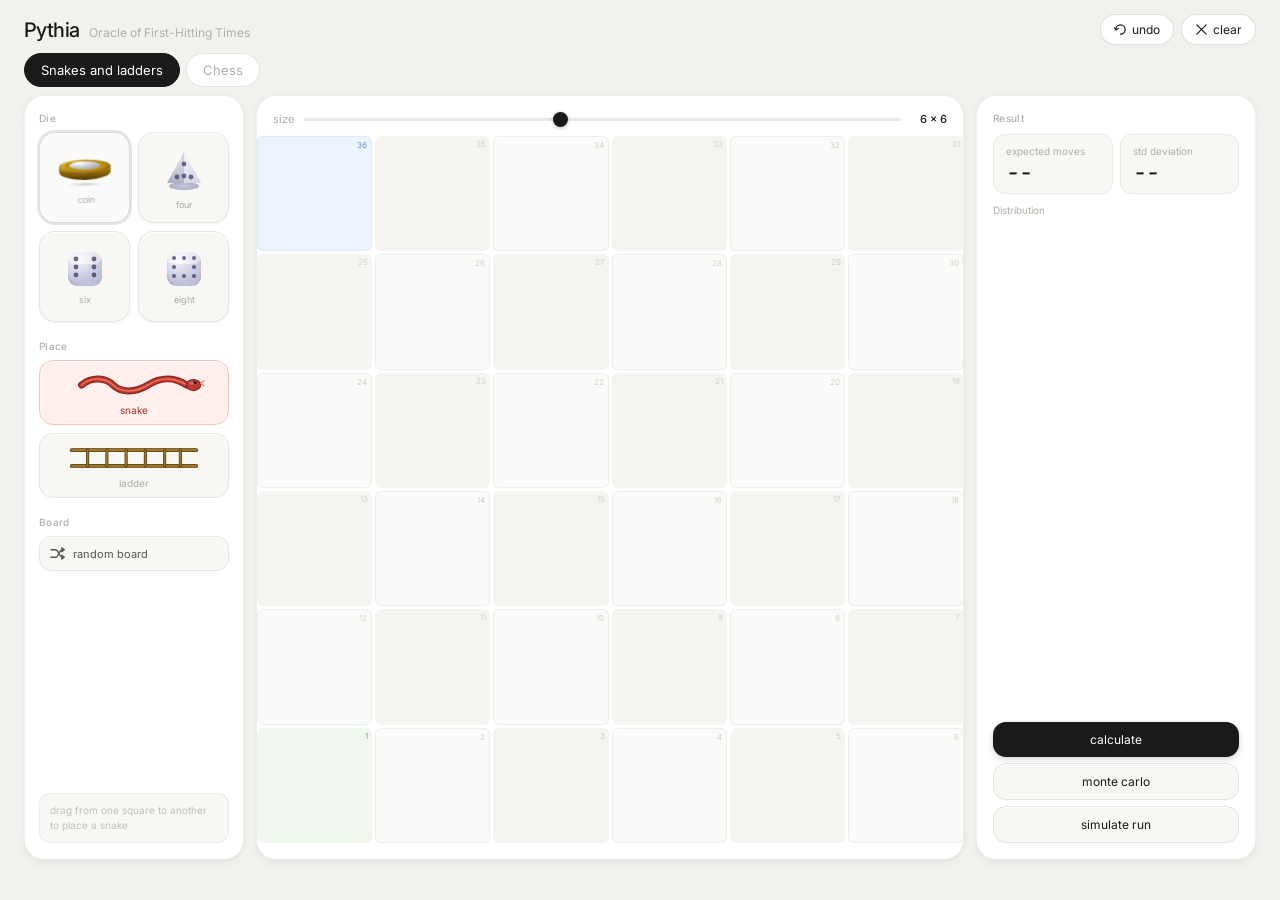
<file: index.html>
<!DOCTYPE html>
<head>
<meta charset="UTF-8">
<meta name="viewport" content="width=device-width, initial-scale=1.0">
<title>Pythia</title>
<link rel="icon" type="image/x-icon" href="public/favicon.ico">
<link href="https://fonts.googleapis.com/css2?family=Inter:wght@300;400;500&display=swap" rel="stylesheet">
<link rel="stylesheet" href="styles.css">
</head>
<body>
<div class="app">
  <div class="header">
    <div class="logo-wrap">
      <span class="logo">Pythia</span>
      <span class="logo-sub">Oracle of First-Hitting Times</span>
    </div>
    <div class="header-actions">
      <button class="hbtn" id="undo-btn">
        <svg width="13" height="13" viewBox="0 0 14 14" fill="none"><path d="M2 7 C2 4.2 4.2 2 7 2 C9.8 2 12 4.2 12 7 C12 9.8 9.8 12 7 12" stroke="#1A1A1A" stroke-width="1.3" stroke-linecap="round"/><polyline points="0.5,5 2,7.5 4.8,6" stroke="#1A1A1A" stroke-width="1.3" stroke-linecap="round" stroke-linejoin="round"/></svg>
        undo
      </button>
      <button class="hbtn" id="clear-btn">
        <svg width="13" height="13" viewBox="0 0 14 14" fill="none"><path d="M2 2 L12 12 M12 2 L2 12" stroke="#1A1A1A" stroke-width="1.3" stroke-linecap="round"/></svg>
        clear
      </button>
    </div>
  </div>

  <div class="tab-bar">
    <button class="tab-btn active" id="tab-sl">Snakes and ladders</button>
    <button class="tab-btn" id="tab-chess">Chess</button>
  </div>

  <div id="view-sl" class="view active">
  <div class="main">
    <div class="panel left-panel">
      <div>
        <div class="section-label">Die</div>
        <div class="die-grid">
          <div class="die-card active" data-die="coin">
            <div class="die-inner">
              <svg width="62" height="44" viewBox="0 0 72 44" fill="none">
                <defs>
                  <radialGradient id="gt" cx="34%" cy="28%" r="70%"><stop offset="0%" stop-color="#F4DC5C"/><stop offset="100%" stop-color="#9A7210"/></radialGradient>
                  <radialGradient id="sf" cx="34%" cy="26%" r="68%"><stop offset="0%" stop-color="#F7F7FA"/><stop offset="100%" stop-color="#B0B0BC"/></radialGradient>
                  <linearGradient id="side" x1="0%" y1="0%" x2="0%" y2="100%"><stop offset="0%" stop-color="#D4A810"/><stop offset="50%" stop-color="#906808"/><stop offset="100%" stop-color="#503C04"/></linearGradient>
                  <radialGradient id="sh" cx="50%" cy="50%" r="55%"><stop offset="0%" stop-color="rgba(0,0,0,0.16)"/><stop offset="100%" stop-color="rgba(0,0,0,0)"/></radialGradient>
                </defs>
                <ellipse cx="36" cy="41" rx="20" ry="2.5" fill="url(#sh)"/>
                <path d="M6,18 Q6,26 36,28 Q66,26 66,18 L66,26 Q66,34 36,36 Q6,34 6,26 Z" fill="url(#side)"/>
                <ellipse cx="36" cy="20" rx="30" ry="8" fill="url(#gt)"/>
                <ellipse cx="36" cy="19.5" rx="24" ry="6.4" fill="#C09010"/>
                <ellipse cx="36" cy="19" rx="18" ry="4.8" fill="url(#sf)"/>
                <ellipse cx="28" cy="16.5" rx="7" ry="2.2" fill="rgba(255,255,255,0.44)"/>
              </svg>
              <div class="die-label">coin</div>
            </div>
          </div>
          <div class="die-card" data-die="d4">
            <div class="die-inner">
              <svg width="50" height="50" viewBox="0 0 50 50" fill="none">
                <defs>
                  <radialGradient id="t_top" cx="35%" cy="28%" r="75%"><stop offset="0%" stop-color="#F4F4FC"/><stop offset="100%" stop-color="#C0C0D8"/></radialGradient>
                  <radialGradient id="t_base" cx="50%" cy="50%" r="60%"><stop offset="0%" stop-color="#C8C8E0"/><stop offset="100%" stop-color="#A8A8C4"/></radialGradient>
                </defs>
                <ellipse cx="25" cy="41" rx="15" ry="4" fill="url(#t_base)"/>
                <polygon points="25,7 42,38 8,38" fill="url(#t_top)"/>
                <polygon points="25,7 42,38 25,38" fill="rgba(255,255,255,0.36)"/>
                <polygon points="25,7 8,38 25,38" fill="rgba(0,0,0,0.09)"/>
                <circle cx="25" cy="19" r="2.4" fill="rgba(60,60,110,0.75)"/>
                <circle cx="18" cy="32" r="2.4" fill="rgba(60,60,110,0.75)"/>
                <circle cx="32" cy="32" r="2.4" fill="rgba(60,60,110,0.75)"/>
                <circle cx="25" cy="31" r="2.4" fill="rgba(60,60,110,0.75)"/>
              </svg>
              <div class="die-label">four</div>
            </div>
          </div>
          <div class="die-card" data-die="d6">
            <div class="die-inner">
              <svg width="42" height="42" viewBox="0 0 42 42" fill="none">
                <defs>
                  <radialGradient id="s_top" cx="32%" cy="26%" r="76%"><stop offset="0%" stop-color="#F4F4FC"/><stop offset="100%" stop-color="#C0C0D8"/></radialGradient>
                  <radialGradient id="s_bot" cx="50%" cy="70%" r="65%"><stop offset="0%" stop-color="#D0D0E8"/><stop offset="100%" stop-color="#ACACC8"/></radialGradient>
                </defs>
                <rect x="4" y="8" width="34" height="30" rx="9" fill="url(#s_bot)"/>
                <rect x="4" y="4" width="34" height="30" rx="9" fill="url(#s_top)"/>
                <rect x="4" y="4" width="34" height="12" rx="9" fill="rgba(255,255,255,0.46)"/>
                <circle cx="12" cy="11" r="2.4" fill="rgba(55,55,105,0.75)"/>
                <circle cx="30" cy="11" r="2.4" fill="rgba(55,55,105,0.75)"/>
                <circle cx="12" cy="27" r="2.4" fill="rgba(55,55,105,0.75)"/>
                <circle cx="30" cy="27" r="2.4" fill="rgba(55,55,105,0.75)"/>
                <circle cx="12" cy="19" r="2.4" fill="rgba(55,55,105,0.75)"/>
                <circle cx="30" cy="19" r="2.4" fill="rgba(55,55,105,0.75)"/>
              </svg>
              <div class="die-label">six</div>
            </div>
          </div>
          <div class="die-card" data-die="d8">
            <div class="die-inner">
              <svg width="42" height="42" viewBox="0 0 42 42" fill="none">
                <defs>
                  <radialGradient id="e_top" cx="32%" cy="26%" r="76%"><stop offset="0%" stop-color="#F4F4FC"/><stop offset="100%" stop-color="#C0C0D8"/></radialGradient>
                  <radialGradient id="e_bot" cx="50%" cy="70%" r="65%"><stop offset="0%" stop-color="#D0D0E8"/><stop offset="100%" stop-color="#ACACC8"/></radialGradient>
                </defs>
                <rect x="4" y="8" width="34" height="30" rx="9" fill="url(#e_bot)"/>
                <rect x="4" y="4" width="34" height="30" rx="9" fill="url(#e_top)"/>
                <rect x="4" y="4" width="34" height="12" rx="9" fill="rgba(255,255,255,0.46)"/>
                <circle cx="11" cy="10" r="2.0" fill="rgba(55,55,105,0.75)"/>
                <circle cx="31" cy="10" r="2.0" fill="rgba(55,55,105,0.75)"/>
                <circle cx="11" cy="28" r="2.0" fill="rgba(55,55,105,0.75)"/>
                <circle cx="31" cy="28" r="2.0" fill="rgba(55,55,105,0.75)"/>
                <circle cx="21" cy="10" r="2.0" fill="rgba(55,55,105,0.75)"/>
                <circle cx="21" cy="28" r="2.0" fill="rgba(55,55,105,0.75)"/>
                <circle cx="11" cy="19" r="2.0" fill="rgba(55,55,105,0.75)"/>
                <circle cx="31" cy="19" r="2.0" fill="rgba(55,55,105,0.75)"/>
              </svg>
              <div class="die-label">eight</div>
            </div>
          </div>
        </div>
      </div>
      <div>
        <div class="section-label">Place</div>
        <div class="piece-btns">
          <div class="piece-btn snake-btn active-mode" id="btn-snake">
            <div class="piece-inner">
              <svg width="160" height="28" viewBox="0 0 160 32" fill="none">
                <path d="M20 16 C32 6 48 8 56 16 C64 24 80 26 96 16 C112 6 128 8 140 16" stroke="#8B2A2A" stroke-width="8" stroke-linecap="round" fill="none"/>
                <path d="M20 16 C32 6 48 8 56 16 C64 24 80 26 96 16 C112 6 128 8 140 16" stroke="#C0392B" stroke-width="5" stroke-linecap="round" fill="none"/>
                <path d="M20 16 C32 6 48 8 56 16 C64 24 80 26 96 16 C112 6 128 8 140 16" stroke="#E8705A" stroke-width="1.8" stroke-linecap="round" fill="none"/>
                <ellipse cx="148" cy="16" rx="9" ry="7" fill="#8B2A2A"/>
                <ellipse cx="148" cy="16" rx="7.5" ry="5.5" fill="#C0392B"/>
                <ellipse cx="146" cy="14" rx="3" ry="2" fill="rgba(255,255,255,0.22)"/>
                <circle cx="150" cy="13" r="1.8" fill="#1a0505"/>
                <circle cx="150.8" cy="12.2" r="0.7" fill="rgba(255,255,255,0.6)"/>
                <line x1="156" y1="14" x2="160" y2="11" stroke="#E8705A" stroke-width="1.3" stroke-linecap="round"/>
                <line x1="156" y1="14" x2="160" y2="17" stroke="#E8705A" stroke-width="1.3" stroke-linecap="round"/>
              </svg>
              <span>snake</span>
            </div>
          </div>
          <div class="piece-btn ladder-btn" id="btn-ladder">
            <div class="piece-inner">
              <svg width="150" height="28" viewBox="0 0 150 32" fill="none">
                <line x1="4" y1="7" x2="146" y2="7" stroke="#4A3510" stroke-width="4.5" stroke-linecap="round"/>
                <line x1="4" y1="25" x2="146" y2="25" stroke="#4A3510" stroke-width="4.5" stroke-linecap="round"/>
                <line x1="4" y1="7" x2="146" y2="7" stroke="#8B6320" stroke-width="3" stroke-linecap="round"/>
                <line x1="4" y1="25" x2="146" y2="25" stroke="#8B6320" stroke-width="3" stroke-linecap="round"/>
                <line x1="4" y1="7" x2="146" y2="7" stroke="#C8973A" stroke-width="0.9" stroke-linecap="round"/>
                <line x1="4" y1="25" x2="146" y2="25" stroke="#C8973A" stroke-width="0.9" stroke-linecap="round"/>
                <line x1="22" y1="7" x2="22" y2="25" stroke="#4A3510" stroke-width="3.5" stroke-linecap="round"/>
                <line x1="44" y1="7" x2="44" y2="25" stroke="#4A3510" stroke-width="3.5" stroke-linecap="round"/>
                <line x1="66" y1="7" x2="66" y2="25" stroke="#4A3510" stroke-width="3.5" stroke-linecap="round"/>
                <line x1="88" y1="7" x2="88" y2="25" stroke="#4A3510" stroke-width="3.5" stroke-linecap="round"/>
                <line x1="110" y1="7" x2="110" y2="25" stroke="#4A3510" stroke-width="3.5" stroke-linecap="round"/>
                <line x1="128" y1="7" x2="128" y2="25" stroke="#4A3510" stroke-width="3.5" stroke-linecap="round"/>
                <line x1="22" y1="7" x2="22" y2="25" stroke="#8B6320" stroke-width="2.2" stroke-linecap="round"/>
                <line x1="44" y1="7" x2="44" y2="25" stroke="#8B6320" stroke-width="2.2" stroke-linecap="round"/>
                <line x1="66" y1="7" x2="66" y2="25" stroke="#8B6320" stroke-width="2.2" stroke-linecap="round"/>
                <line x1="88" y1="7" x2="88" y2="25" stroke="#8B6320" stroke-width="2.2" stroke-linecap="round"/>
                <line x1="110" y1="7" x2="110" y2="25" stroke="#8B6320" stroke-width="2.2" stroke-linecap="round"/>
                <line x1="128" y1="7" x2="128" y2="25" stroke="#8B6320" stroke-width="2.2" stroke-linecap="round"/>
                <line x1="22" y1="7" x2="22" y2="25" stroke="#C8973A" stroke-width="0.6" stroke-linecap="round"/>
                <line x1="44" y1="7" x2="44" y2="25" stroke="#C8973A" stroke-width="0.6" stroke-linecap="round"/>
                <line x1="66" y1="7" x2="66" y2="25" stroke="#C8973A" stroke-width="0.6" stroke-linecap="round"/>
                <line x1="88" y1="7" x2="88" y2="25" stroke="#C8973A" stroke-width="0.6" stroke-linecap="round"/>
                <line x1="110" y1="7" x2="110" y2="25" stroke="#C8973A" stroke-width="0.6" stroke-linecap="round"/>
                <line x1="128" y1="7" x2="128" y2="25" stroke="#C8973A" stroke-width="0.6" stroke-linecap="round"/>
              </svg>
              <span>ladder</span>
            </div>
          </div>
        </div>
      </div>
      <div>
        <div class="section-label">Board</div>
        <button class="side-btn" id="random-btn">
          <svg width="15" height="15" viewBox="0 0 16 16" fill="none">
            <path d="M1 4 C1 4 4 4 6 4 C9 4 10 12 13 12 L15 12" stroke="#555" stroke-width="1.5" stroke-linecap="round" fill="none"/>
            <path d="M1 12 C1 12 4 12 6 12 C9 12 10 4 13 4 L15 4" stroke="#555" stroke-width="1.5" stroke-linecap="round" fill="none"/>
            <polyline points="12.5,2 15,4 12.5,6" stroke="#555" stroke-width="1.5" stroke-linecap="round" stroke-linejoin="round" fill="none"/>
            <polyline points="12.5,10 15,12 12.5,14" stroke="#555" stroke-width="1.5" stroke-linecap="round" stroke-linejoin="round" fill="none"/>
          </svg>
          random board
        </button>
      </div>
      <div class="hint-box" id="hint-text">drag from one square to another to place a snake</div>
    </div>
    <div class="panel board-card">
      <div class="size-row">
        <span class="size-label">size</span>
        <input type="range" min="3" max="10" value="6" step="1" id="size-slider">
        <span class="size-val" id="size-out">6 x 6</span>
      </div>
      <div class="board-wrap">
        <div class="board-inner" id="board-inner">
          <div class="board-grid" id="grid"></div>
          <svg class="overlay-svg" id="overlay"></svg>
          <svg class="drag-preview" id="preview"></svg>
        </div>
      </div>
    </div>
    <div class="panel right-panel">
      <div class="section-label" style="margin-bottom:10px;">Result</div>
      <div class="stat-grid">
        <div class="stat-block"><div class="stat-label">expected moves</div><div class="stat-value" id="res-mean">--</div></div>
        <div class="stat-block"><div class="stat-label">std deviation</div><div class="stat-value" id="res-std">--</div></div>
        <div class="stat-block full" id="sim-block" style="display:none;"><div class="stat-label">last run</div><div class="stat-value sm"><span id="sim-steps">--</span> steps</div></div>
      </div>
      <div class="heatmap-toggle" id="heatmap-toggle" style="display:none;">
        <span>hitting time heatmap</span>
        <div class="toggle-pill"></div>
      </div>
      <div class="hist-label">Distribution</div>
      <div class="hist-canvas-wrap"><canvas id="hist"></canvas></div>
      <div class="hist-axis"><span id="hist-min"></span><span id="hist-mid"></span><span id="hist-max"></span></div>
      <div id="mc-section" style="display:none;">
        <div class="divider"></div>
        <div class="section-label" style="margin-bottom:0;">Monte Carlo (10k)</div>
        <div class="mc-grid">
          <div class="mc-block"><div class="mc-label">simulated mean</div><div class="mc-value" id="mc-mean">--</div></div>
          <div class="mc-block"><div class="mc-label">median</div><div class="mc-value" id="mc-median">--</div></div>
          <div class="mc-block"><div class="mc-label">skewness</div><div class="mc-value" id="mc-skew">--</div></div>
          <div class="mc-block"><div class="mc-label">P(finish within mean)</div><div class="mc-value" id="mc-prob">--</div></div>
        </div>
      </div>
      <div class="action-btns">
        <button class="abtn primary" id="calc-btn">calculate</button>
        <button class="abtn secondary" id="monte-btn">monte carlo</button>
        <button class="abtn secondary" id="sim-btn">simulate run</button>
      </div>
    </div>
  </div>
  </div>

  <div id="view-chess" class="view">
  <div class="main">
    <div class="panel left-panel">
      <div>
        <div class="section-label">Piece</div>
        <div class="die-grid">
          <div class="piece-card active" data-piece="king">
            <div class="die-inner">
              <svg width="50" height="50" viewBox="0 0 72 72" fill="none">
                <defs>
                  <radialGradient id="ck_top" cx="35%" cy="25%" r="75%"><stop offset="0%" stop-color="#F4F4FC"/><stop offset="100%" stop-color="#C0C0D8"/></radialGradient>
                  <radialGradient id="ck_body" cx="40%" cy="20%" r="90%"><stop offset="0%" stop-color="#E4E4F2"/><stop offset="100%" stop-color="#A8A8C4"/></radialGradient>
                  <linearGradient id="ck_base" x1="0%" y1="0%" x2="0%" y2="100%"><stop offset="0%" stop-color="#B8B8D0"/><stop offset="100%" stop-color="#8888A8"/></linearGradient>
                </defs>
                <ellipse cx="36" cy="65" rx="20" ry="3" fill="rgba(0,0,0,0.14)"/>
                <rect x="14" y="56" width="44" height="8" rx="3" fill="url(#ck_base)"/>
                <rect x="18" y="50" width="36" height="8" rx="3" fill="url(#ck_base)"/>
                <path d="M22 50 C20 40 20 32 26 26 C22 24 20 20 22 16 C24 18 27 19 29 19 C29 15 32 11 36 9 C40 11 43 15 43 19 C45 19 48 18 50 16 C52 20 50 24 46 26 C52 32 52 40 50 50 Z" fill="url(#ck_body)"/>
                <path d="M22 50 C20 40 20 32 26 26 C22 24 20 20 22 16 C24 18 27 19 29 19 C29 15 32 11 36 9 C40 11 43 15 43 19 C45 19 48 18 50 16 C52 20 50 24 46 26 C52 32 52 40 50 50 Z" fill="url(#ck_top)" opacity="0.5"/>
                <rect x="32" y="4" width="8" height="16" rx="1.5" fill="url(#ck_base)"/>
                <rect x="27" y="8" width="18" height="6" rx="1.5" fill="url(#ck_base)"/>
                <ellipse cx="30" cy="30" rx="5" ry="8" fill="rgba(255,255,255,0.32)"/>
              </svg>
              <div class="die-label">king</div>
            </div>
          </div>
          <div class="piece-card" data-piece="knight">
            <div class="die-inner">
              <svg width="50" height="50" viewBox="0 0 72 72" fill="none">
                <defs>
                  <radialGradient id="cn_top" cx="35%" cy="22%" r="80%"><stop offset="0%" stop-color="#F4F4FC"/><stop offset="100%" stop-color="#C0C0D8"/></radialGradient>
                  <radialGradient id="cn_body" cx="42%" cy="20%" r="95%"><stop offset="0%" stop-color="#E4E4F2"/><stop offset="100%" stop-color="#A8A8C4"/></radialGradient>
                  <linearGradient id="cn_base" x1="0%" y1="0%" x2="0%" y2="100%"><stop offset="0%" stop-color="#B8B8D0"/><stop offset="100%" stop-color="#8888A8"/></linearGradient>
                </defs>
                <ellipse cx="36" cy="65" rx="20" ry="3" fill="rgba(0,0,0,0.14)"/>
                <rect x="14" y="56" width="44" height="8" rx="3" fill="url(#cn_base)"/>
                <rect x="18" y="50" width="36" height="8" rx="3" fill="url(#cn_base)"/>
                <path d="M46 50 C48 42 47 36 43 33 C46 30 47 25 44 20 C42 22 40 22 39 21 C41 17 40 13 36 10 C33 13 30 15 26 15 C21 15 17 18 16 23 C15 27 17 30 20 31 C18 34 18 38 21 41 L20 50 Z" fill="url(#cn_body)"/>
                <path d="M46 50 C48 42 47 36 43 33 C46 30 47 25 44 20 C42 22 40 22 39 21 C41 17 40 13 36 10 C33 13 30 15 26 15 C21 15 17 18 16 23 C15 27 17 30 20 31 C18 34 18 38 21 41 L20 50 Z" fill="url(#cn_top)" opacity="0.45"/>
                <ellipse cx="24" cy="21" rx="2.6" ry="2" fill="#3A3A55"/>
                <path d="M16 23 C15 26 16 28 18 29" stroke="#8888A8" stroke-width="1.5" stroke-linecap="round" fill="none"/>
                <path d="M39 21 C37 24 35 25 32 24" stroke="rgba(255,255,255,0.4)" stroke-width="1.5" stroke-linecap="round" fill="none"/>
                <ellipse cx="30" cy="24" rx="5" ry="7" fill="rgba(255,255,255,0.28)"/>
              </svg>
              <div class="die-label">knight</div>
            </div>
          </div>
        </div>
      </div>
      <div>
        <div class="section-label">Place</div>
        <div class="piece-btns">
          <div class="piece-btn place-start active-mode" id="btn-start">
            <div class="piece-inner">
              <svg width="20" height="20" viewBox="0 0 20 20"><circle cx="10" cy="10" r="7" fill="#3B9E4D"/></svg>
              <span>start</span>
            </div>
          </div>
          <div class="piece-btn place-target" id="btn-target">
            <div class="piece-inner">
              <svg width="20" height="20" viewBox="0 0 20 20"><rect x="4" y="4" width="12" height="12" rx="2" fill="#C0392B"/></svg>
              <span>target</span>
            </div>
          </div>
        </div>
      </div>
      <div class="hint-box" id="chess-hint-text">click a square to place start, then click again to place target</div>
    </div>
    <div class="panel board-card">
      <div class="size-row">
        <span class="size-label">board</span>
        <span class="size-val">8 x 8</span>
      </div>
      <div class="board-wrap">
        <div class="board-inner" id="chess-board-inner">
          <div class="board-grid" id="chess-grid"></div>
        </div>
      </div>
    </div>
    <div class="panel right-panel">
      <div class="section-label" style="margin-bottom:10px;">Result</div>
      <div class="stat-grid">
        <div class="stat-block"><div class="stat-label">expected moves</div><div class="stat-value" id="chess-res-mean">--</div></div>
        <div class="stat-block"><div class="stat-label">std deviation</div><div class="stat-value" id="chess-res-std">--</div></div>
        <div class="stat-block full" id="chess-sim-block" style="display:none;"><div class="stat-label">last run</div><div class="stat-value sm"><span id="chess-sim-steps">--</span> steps</div></div>
      </div>
      <div class="heatmap-toggle" id="chess-heatmap-toggle" style="display:none;">
        <span>hitting time heatmap</span>
        <div class="toggle-pill"></div>
      </div>
      <div class="hist-label">Distribution</div>
      <div class="hist-canvas-wrap"><canvas id="chess-hist"></canvas></div>
      <div class="hist-axis"><span id="chess-hist-min"></span><span id="chess-hist-mid"></span><span id="chess-hist-max"></span></div>
      <div id="chess-mc-section" style="display:none;">
        <div class="divider"></div>
        <div class="section-label" style="margin-bottom:0;">Monte Carlo (10k)</div>
        <div class="mc-grid">
          <div class="mc-block"><div class="mc-label">simulated mean</div><div class="mc-value" id="chess-mc-mean">--</div></div>
          <div class="mc-block"><div class="mc-label">median</div><div class="mc-value" id="chess-mc-median">--</div></div>
          <div class="mc-block"><div class="mc-label">skewness</div><div class="mc-value" id="chess-mc-skew">--</div></div>
          <div class="mc-block"><div class="mc-label">P(finish within mean)</div><div class="mc-value" id="chess-mc-prob">--</div></div>
        </div>
      </div>
      <div class="action-btns">
        <button class="abtn primary" id="chess-calc-btn">calculate</button>
        <button class="abtn secondary" id="chess-monte-btn">monte carlo</button>
        <button class="abtn secondary" id="chess-sim-btn">simulate run</button>
      </div>
    </div>
  </div>
  </div>

</div>
<script src="main.js"></script>
<script src="chess.js"></script>
</body>
</html>
</file>
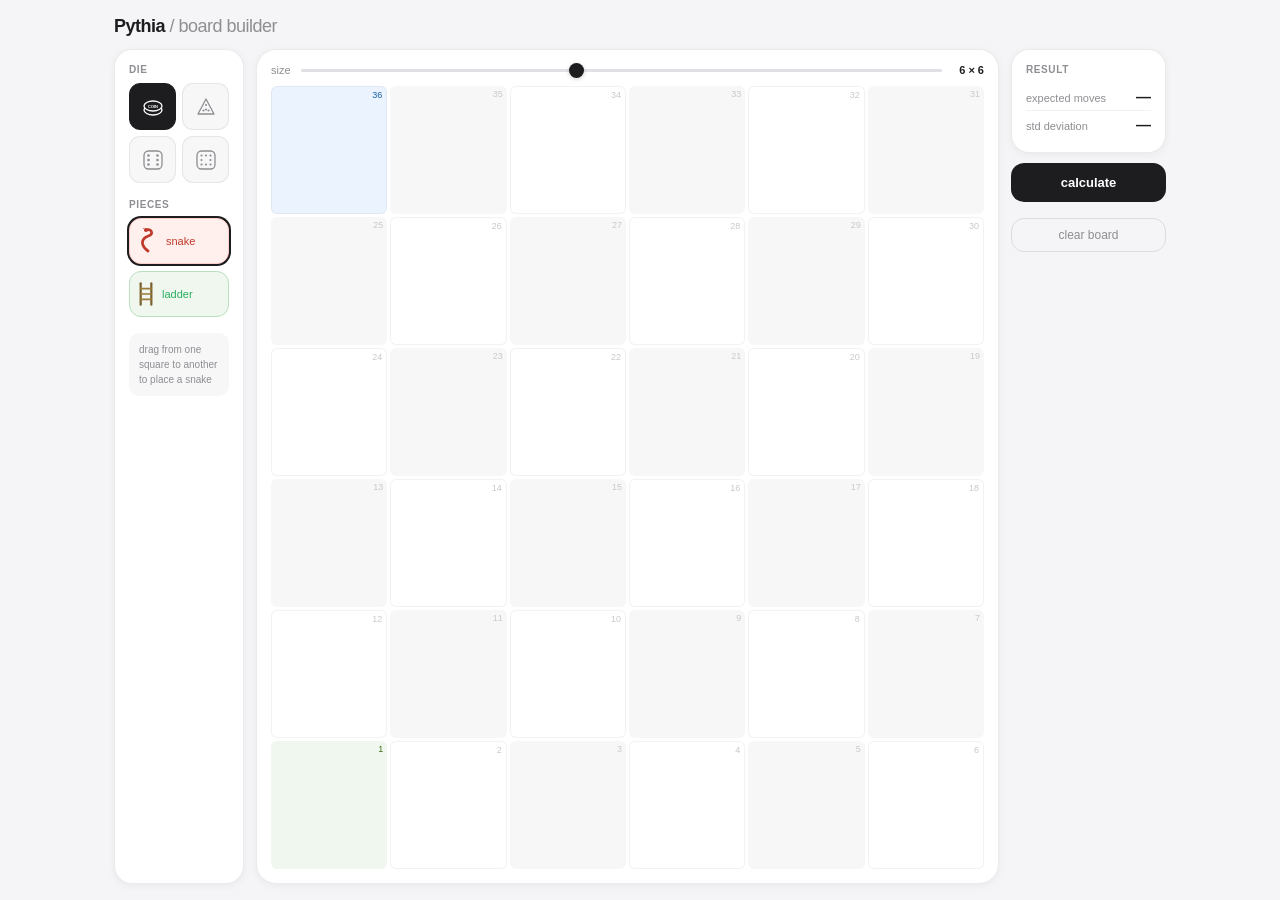
<file: archive/index_1.html>
<!DOCTYPE html>
<html lang="en">
<head>
<meta charset="UTF-8">
<meta name="viewport" content="width=device-width, initial-scale=1.0">
<title>Pythia</title>
<style>
* { box-sizing: border-box; margin: 0; padding: 0; }

body {
  font-family: -apple-system, BlinkMacSystemFont, 'SF Pro Display', 'Helvetica Neue', sans-serif;
  background: #F5F5F7;
  height: 100vh;
  overflow: hidden;
}

.app {
  max-width: 1100px;
  margin: 0 auto;
  padding: 16px 24px;
  height: 100vh;
  display: flex;
  flex-direction: column;
}

.header {
  display: flex;
  align-items: center;
  justify-content: space-between;
  margin-bottom: 12px;
  flex-shrink: 0;
}

.logo { font-size: 18px; font-weight: 600; letter-spacing: -0.5px; color: #1d1d1f; }
.logo span { color: #8e8e93; font-weight: 400; }

.main {
  display: grid;
  grid-template-columns: 130px 1fr 155px;
  gap: 12px;
  flex: 1;
  min-height: 0;
}

.left-panel {
  background: #fff;
  border-radius: 18px;
  border: 0.5px solid rgba(0,0,0,0.08);
  padding: 14px;
  box-shadow: 0 2px 8px rgba(0,0,0,0.05);
  display: flex;
  flex-direction: column;
  gap: 16px;
  overflow: hidden;
}

.panel-title {
  font-size: 10px;
  color: #8e8e93;
  font-weight: 600;
  letter-spacing: 0.06em;
  text-transform: uppercase;
  margin-bottom: 8px;
}

.die-grid {
  display: grid;
  grid-template-columns: 1fr 1fr;
  gap: 6px;
}

.die-card {
  aspect-ratio: 1;
  background: #F7F7F8;
  border-radius: 11px;
  border: 0.5px solid rgba(0,0,0,0.07);
  display: flex;
  align-items: center;
  justify-content: center;
  cursor: pointer;
  transition: all 0.12s;
}

.die-card.active { background: #1d1d1f; border-color: #1d1d1f; }
.die-card:hover:not(.active) { background: #EFEFEF; }

.piece-btns { display: flex; flex-direction: column; gap: 7px; }

.piece-btn {
  width: 100%;
  padding: 9px 8px;
  border-radius: 12px;
  border: 0.5px solid rgba(0,0,0,0.08);
  background: #F7F7F8;
  cursor: pointer;
  display: flex;
  align-items: center;
  gap: 8px;
  font-size: 11px;
  color: #8e8e93;
  font-weight: 500;
  transition: all 0.12s;
  user-select: none;
}

.piece-btn.snake-btn { background: #FFF0EE; border-color: #FFCDC8; color: #C0392B; }
.piece-btn.ladder-btn { background: #F0F7EE; border-color: #B8E0BE; color: #27AE60; }
.piece-btn.active-mode { box-shadow: 0 0 0 2px #1d1d1f; }

.hint-box {
  background: #F7F7F8;
  border-radius: 10px;
  padding: 9px 10px;
  font-size: 10px;
  color: #8e8e93;
  line-height: 1.5;
}

.board-card {
  background: #fff;
  border-radius: 20px;
  border: 0.5px solid rgba(0,0,0,0.08);
  padding: 14px;
  box-shadow: 0 2px 10px rgba(0,0,0,0.05);
  display: flex;
  flex-direction: column;
  min-height: 0;
}

.size-row {
  display: flex;
  align-items: center;
  gap: 10px;
  margin-bottom: 10px;
  flex-shrink: 0;
}

.size-label { font-size: 11px; color: #8e8e93; font-weight: 500; }
.size-val { font-size: 11px; font-weight: 600; color: #1d1d1f; min-width: 32px; text-align: right; }

input[type=range] {
  flex: 1;
  -webkit-appearance: none;
  height: 3px;
  background: #E0E0E5;
  border-radius: 2px;
  outline: none;
}
input[type=range]::-webkit-slider-thumb {
  -webkit-appearance: none;
  width: 15px; height: 15px;
  border-radius: 50%;
  background: #1d1d1f;
  cursor: pointer;
  box-shadow: 0 1px 4px rgba(0,0,0,0.2);
}

.board-wrap {
  position: relative;
  flex: 1;
  min-height: 0;
  cursor: crosshair;
}

.board-grid {
  display: grid;
  gap: 3px;
  width: 100%;
  height: 100%;
}

.sq {
  border-radius: 6px;
  background: #F7F7F8;
  display: flex;
  align-items: flex-start;
  justify-content: flex-end;
  padding: 3px 4px;
  font-size: 9px;
  color: #c8c8cc;
  font-weight: 500;
  user-select: none;
  position: relative;
  min-height: 0;
}

.sq.light { background: #fff; border: 0.5px solid rgba(0,0,0,0.05); }
.sq.finish { background: #EBF3FF; color: #185FA5; }
.sq.start-sq { background: #F0F7EE; color: #3B6D11; }
.sq.highlight { background: #FFF9E6; border: 1.5px solid #F0B429 !important; }

.overlay-svg {
  position: absolute;
  top: 0; left: 0;
  width: 100%; height: 100%;
  pointer-events: none;
  overflow: visible;
}

.drag-preview {
  position: absolute;
  top: 0; left: 0;
  width: 100%; height: 100%;
  pointer-events: none;
  overflow: visible;
}

.sidebar {
  display: flex;
  flex-direction: column;
  gap: 10px;
}

.side-card {
  background: #fff;
  border-radius: 18px;
  border: 0.5px solid rgba(0,0,0,0.08);
  padding: 14px;
  box-shadow: 0 2px 8px rgba(0,0,0,0.05);
}

.result-row {
  display: flex;
  justify-content: space-between;
  align-items: baseline;
  padding: 5px 0;
  border-bottom: 0.5px solid rgba(0,0,0,0.05);
}
.result-row:last-child { border-bottom: none; }
.rl { font-size: 11px; color: #8e8e93; }
.rv { font-size: 15px; font-weight: 600; color: #1d1d1f; }

.calc-btn {
  width: 100%;
  background: #1d1d1f;
  color: #fff;
  border: none;
  border-radius: 13px;
  padding: 12px;
  font-size: 13px;
  font-weight: 600;
  cursor: pointer;
  transition: opacity 0.12s;
}
.calc-btn:hover { opacity: 0.85; }

.clear-btn {
  width: 100%;
  background: none;
  color: #8e8e93;
  border: 0.5px solid rgba(0,0,0,0.1);
  border-radius: 13px;
  padding: 9px;
  font-size: 12px;
  cursor: pointer;
  margin-top: 6px;
}
.clear-btn:hover { background: #F5F5F7; }
</style>
</head>
<body>
<div class="app">

  <div class="header">
    <div class="logo">Pythia <span>/ board builder</span></div>
  </div>

  <div class="main">

    <div class="left-panel">
      <div>
        <div class="panel-title">die</div>
        <div class="die-grid">
          <div class="die-card active" data-die="coin" title="coin">
            <svg width="26" height="26" viewBox="0 0 26 26" fill="none">
              <ellipse cx="13" cy="16" rx="9" ry="5" stroke="#fff" stroke-width="1.3"/>
              <ellipse cx="13" cy="12" rx="9" ry="5" fill="#1d1d1f" stroke="#fff" stroke-width="1.3"/>
              <text x="13" y="14.2" text-anchor="middle" font-size="4" fill="#fff" font-family="-apple-system,sans-serif" font-weight="700">COIN</text>
            </svg>
          </div>
          <div class="die-card" data-die="d4" title="d4">
            <svg width="22" height="22" viewBox="0 0 22 22" fill="none">
              <path d="M11 3 L19 18 L3 18 Z" stroke="#8e8e93" stroke-width="1.3" stroke-linejoin="round"/>
              <circle cx="11" cy="9" r="1.1" fill="#8e8e93"/>
              <circle cx="8.5" cy="14.5" r="1.1" fill="#8e8e93"/>
              <circle cx="13.5" cy="14.5" r="1.1" fill="#8e8e93"/>
              <circle cx="11" cy="13.5" r="1.1" fill="#8e8e93"/>
            </svg>
          </div>
          <div class="die-card" data-die="d6" title="d6">
            <svg width="22" height="22" viewBox="0 0 22 22" fill="none">
              <rect x="2" y="2" width="18" height="18" rx="4.5" stroke="#8e8e93" stroke-width="1.3"/>
              <circle cx="6.5" cy="6.5" r="1.3" fill="#8e8e93"/>
              <circle cx="15.5" cy="6.5" r="1.3" fill="#8e8e93"/>
              <circle cx="6.5" cy="15.5" r="1.3" fill="#8e8e93"/>
              <circle cx="15.5" cy="15.5" r="1.3" fill="#8e8e93"/>
              <circle cx="6.5" cy="11" r="1.3" fill="#8e8e93"/>
              <circle cx="15.5" cy="11" r="1.3" fill="#8e8e93"/>
            </svg>
          </div>
          <div class="die-card" data-die="d8" title="d8">
            <svg width="22" height="22" viewBox="0 0 22 22" fill="none">
              <rect x="2" y="2" width="18" height="18" rx="4.5" stroke="#8e8e93" stroke-width="1.3"/>
              <circle cx="6.5" cy="6.5" r="1.1" fill="#8e8e93"/>
              <circle cx="15.5" cy="6.5" r="1.1" fill="#8e8e93"/>
              <circle cx="6.5" cy="15.5" r="1.1" fill="#8e8e93"/>
              <circle cx="15.5" cy="15.5" r="1.1" fill="#8e8e93"/>
              <circle cx="11" cy="6.5" r="1.1" fill="#8e8e93"/>
              <circle cx="11" cy="15.5" r="1.1" fill="#8e8e93"/>
              <circle cx="6.5" cy="11" r="1.1" fill="#8e8e93"/>
              <circle cx="15.5" cy="11" r="1.1" fill="#8e8e93"/>
            </svg>
          </div>
        </div>
      </div>

      <div>
        <div class="panel-title">pieces</div>
        <div class="piece-btns">
          <div class="piece-btn snake-btn active-mode" id="btn-snake">
            <svg width="20" height="26" viewBox="0 0 22 28" fill="none">
              <path d="M11 25 C5 21 3 15 7 11 C11 7 15 9 15 5 C15 2 12 1 9 2" stroke="#C0392B" stroke-width="3" stroke-linecap="round" fill="none"/>
              <ellipse cx="9" cy="2" rx="2.5" ry="1.8" fill="#C0392B" transform="rotate(-15 9 2)"/>
              <path d="M7.5 1 L6 0" stroke="#C0392B" stroke-width="1" stroke-linecap="round"/>
              <path d="M8.5 0.5 L7.5 -0.5" stroke="#C0392B" stroke-width="1" stroke-linecap="round"/>
            </svg>
            snake
          </div>
          <div class="piece-btn ladder-btn" id="btn-ladder">
            <svg width="16" height="26" viewBox="0 0 18 28" fill="none">
              <line x1="3" y1="2" x2="3" y2="26" stroke="#7A6230" stroke-width="2.5" stroke-linecap="round"/>
              <line x1="15" y1="2" x2="15" y2="26" stroke="#7A6230" stroke-width="2.5" stroke-linecap="round"/>
              <line x1="3" y1="8" x2="15" y2="8" stroke="#9A7A3A" stroke-width="1.8" stroke-linecap="round"/>
              <line x1="3" y1="14" x2="15" y2="14" stroke="#9A7A3A" stroke-width="1.8" stroke-linecap="round"/>
              <line x1="3" y1="20" x2="15" y2="20" stroke="#9A7A3A" stroke-width="1.8" stroke-linecap="round"/>
            </svg>
            ladder
          </div>
        </div>
      </div>

      <div class="hint-box" id="hint-text">drag from one square to another to place a snake</div>
    </div>

    <div class="board-card">
      <div class="size-row">
        <span class="size-label">size</span>
        <input type="range" min="3" max="10" value="6" step="1" id="size-slider">
        <span class="size-val" id="size-out">6 × 6</span>
      </div>
      <div class="board-wrap" id="board-wrap">
        <div class="board-grid" id="grid"></div>
        <svg class="overlay-svg" id="overlay"></svg>
        <svg class="drag-preview" id="preview"></svg>
      </div>
    </div>

    <div class="sidebar">
      <div class="side-card">
        <div class="panel-title">result</div>
        <div class="result-row"><div class="rl">expected moves</div><div class="rv" id="res-mean">—</div></div>
        <div class="result-row"><div class="rl">std deviation</div><div class="rv" id="res-std">—</div></div>
      </div>
      <button class="calc-btn" id="calc-btn">calculate</button>
      <button class="clear-btn" id="clear-btn">clear board</button>
    </div>

  </div>
</div>

<script>
let N = 6;
let mode = 'snake';
let connectors = [];
let isDragging = false;
let dragStartSq = null;
let dragStartPos = null;
let dragCurrentPos = null;
const dieMap = { coin:[1,2], d4:[1,2,3,4], d6:[1,2,3,4,5,6], d8:[1,2,3,4,5,6,7,8] };
let dieFaces = [1, 2];

document.querySelectorAll('.die-card').forEach(btn => {
  btn.addEventListener('click', () => {
    document.querySelectorAll('.die-card').forEach(b => b.classList.remove('active'));
    btn.classList.add('active');
    dieFaces = dieMap[btn.dataset.die];
    updateDieColors();
  });
});

function updateDieColors() {
  document.querySelectorAll('.die-card').forEach(card => {
    const isActive = card.classList.contains('active');
    card.querySelectorAll('circle, rect, path, ellipse').forEach(el => {
      if (el.getAttribute('stroke') && el.getAttribute('stroke') !== 'none')
        el.setAttribute('stroke', isActive ? '#fff' : '#8e8e93');
      if (el.getAttribute('fill') && el.getAttribute('fill') !== 'none' && el.getAttribute('fill') !== '#1d1d1f')
        el.setAttribute('fill', isActive ? '#fff' : '#8e8e93');
    });
    card.querySelectorAll('text').forEach(el => el.setAttribute('fill', '#fff'));
  });
}

document.getElementById('btn-snake').addEventListener('click', () => {
  mode = 'snake';
  document.getElementById('btn-snake').classList.add('active-mode');
  document.getElementById('btn-ladder').classList.remove('active-mode');
  document.getElementById('hint-text').textContent = 'drag from one square to another to place a snake';
});

document.getElementById('btn-ladder').addEventListener('click', () => {
  mode = 'ladder';
  document.getElementById('btn-ladder').classList.add('active-mode');
  document.getElementById('btn-snake').classList.remove('active-mode');
  document.getElementById('hint-text').textContent = 'drag from one square to another to place a ladder';
});

document.getElementById('size-slider').addEventListener('input', e => {
  N = parseInt(e.target.value);
  document.getElementById('size-out').textContent = `${N} × ${N}`;
  connectors = [];
  buildGrid();
});

document.getElementById('clear-btn').addEventListener('click', () => {
  connectors = [];
  document.getElementById('res-mean').textContent = '—';
  document.getElementById('res-std').textContent = '—';
  buildGrid();
});

function cellToSquare(row, col) {
  const r = N - 1 - row;
  return r % 2 === 0 ? r * N + col + 1 : r * N + (N - col);
}

function squareToCell(sq) {
  const r = Math.floor((sq - 1) / N);
  const pos = (sq - 1) % N;
  const row = N - 1 - r;
  const col = r % 2 === 0 ? pos : N - 1 - pos;
  return { row, col };
}

function getSquareFromPoint(x, y) {
  const grid = document.getElementById('grid');
  const rect = grid.getBoundingClientRect();
  const relX = x - rect.left;
  const relY = y - rect.top;
  const cellW = rect.width / N;
  const cellH = rect.height / N;
  const col = Math.floor(relX / cellW);
  const row = Math.floor(relY / cellH);
  if (col < 0 || col >= N || row < 0 || row >= N) return null;
  return cellToSquare(row, col);
}

function getCellCenter(sq) {
  const { row, col } = squareToCell(sq);
  const grid = document.getElementById('grid');
  const rect = grid.getBoundingClientRect();
  const cellW = rect.width / N;
  const cellH = rect.height / N;
  return {
    x: col * cellW + cellW / 2,
    y: row * cellH + cellH / 2,
    w: cellW
  };
}

function buildGrid() {
  const grid = document.getElementById('grid');
  grid.innerHTML = '';
  grid.style.gridTemplateColumns = `repeat(${N}, 1fr)`;
  grid.style.gridTemplateRows = `repeat(${N}, 1fr)`;
  for (let row = 0; row < N; row++) {
    for (let col = 0; col < N; col++) {
      const sq = cellToSquare(row, col);
      const div = document.createElement('div');
      div.className = 'sq' + ((row + col) % 2 === 0 ? ' light' : '');
      if (sq === N * N) div.classList.add('finish');
      if (sq === 1) div.classList.add('start-sq');
      div.dataset.sq = sq;
      const num = document.createElement('span');
      num.textContent = sq;
      div.appendChild(num);
      grid.appendChild(div);
    }
  }
  redrawOverlay();
}

const boardWrap = document.getElementById('board-wrap');

boardWrap.addEventListener('mousedown', e => {
  const sq = getSquareFromPoint(e.clientX, e.clientY);
  if (!sq) return;
  isDragging = true;
  dragStartSq = sq;
  const grid = document.getElementById('grid');
  const rect = grid.getBoundingClientRect();
  dragStartPos = { x: e.clientX - rect.left, y: e.clientY - rect.top };
  dragCurrentPos = { ...dragStartPos };
  highlightSquare(sq, true);
  e.preventDefault();
});

window.addEventListener('mousemove', e => {
  if (!isDragging) return;
  const grid = document.getElementById('grid');
  const rect = grid.getBoundingClientRect();
  dragCurrentPos = { x: e.clientX - rect.left, y: e.clientY - rect.top };
  drawPreview();
});

window.addEventListener('mouseup', e => {
  if (!isDragging) return;
  isDragging = false;
  highlightSquare(dragStartSq, false);
  clearPreview();

  const endSq = getSquareFromPoint(e.clientX, e.clientY);
  if (!endSq || endSq === dragStartSq) { dragStartSq = null; return; }

  if (mode === 'snake' && endSq >= dragStartSq) {
    document.getElementById('hint-text').textContent = 'snakes must go downward — try again';
    dragStartSq = null; return;
  }
  if (mode === 'ladder' && endSq <= dragStartSq) {
    document.getElementById('hint-text').textContent = 'ladders must go upward — try again';
    dragStartSq = null; return;
  }
  const conflict = connectors.find(c =>
    c.from === dragStartSq || c.to === dragStartSq || c.from === endSq || c.to === endSq
  );
  if (conflict) {
    document.getElementById('hint-text').textContent = 'square already used — try again';
    dragStartSq = null; return;
  }

  connectors.push({ from: dragStartSq, to: endSq, type: mode });
  document.getElementById('hint-text').textContent =
    mode === 'snake' ? 'drag from one square to another to place a snake'
                     : 'drag from one square to another to place a ladder';
  dragStartSq = null;
  redrawOverlay();
});

function highlightSquare(sq, on) {
  document.querySelectorAll('.sq').forEach(el => {
    if (parseInt(el.dataset.sq) === sq)
      on ? el.classList.add('highlight') : el.classList.remove('highlight');
  });
}

function drawPreview() {
  const svg = document.getElementById('preview');
  svg.innerHTML = '';
  const grid = document.getElementById('grid');
  svg.setAttribute('viewBox', `0 0 ${grid.offsetWidth} ${grid.offsetHeight}`);
  if (!dragStartPos || !dragCurrentPos) return;
  const cellW = grid.offsetWidth / N;
  if (mode === 'snake') drawSnake(svg, dragStartPos.x, dragStartPos.y, dragCurrentPos.x, dragCurrentPos.y, cellW, 0.45);
  else drawLadder(svg, dragStartPos.x, dragStartPos.y, dragCurrentPos.x, dragCurrentPos.y, cellW, 0.45);
}

function clearPreview() {
  document.getElementById('preview').innerHTML = '';
}

function drawSnake(svg, x1, y1, x2, y2, cellW, opacity) {
  const dx = x2 - x1, dy = y2 - y1;
  const len = Math.sqrt(dx*dx + dy*dy);
  if (len < 2) return;
  const ux = dx/len, uy = dy/len;
  const nx = -uy, ny = ux;
  const amp = cellW * 0.32;
  const cx1 = x1 + dx*0.25 + nx*amp;
  const cy1 = y1 + dy*0.25 + ny*amp;
  const cx2 = x1 + dx*0.65 - nx*amp;
  const cy2 = y1 + dy*0.65 - ny*amp;
  const d = `M${x1},${y1} C${cx1},${cy1} ${cx2},${cy2} ${x2},${y2}`;

  const outline = document.createElementNS('http://www.w3.org/2000/svg','path');
  outline.setAttribute('d', d);
  outline.setAttribute('stroke','#8B2020');
  outline.setAttribute('stroke-width', cellW * 0.2);
  outline.setAttribute('stroke-linecap','round');
  outline.setAttribute('fill','none');
  outline.setAttribute('opacity', opacity);
  svg.appendChild(outline);

  const body = document.createElementNS('http://www.w3.org/2000/svg','path');
  body.setAttribute('d', d);
  body.setAttribute('stroke','#C0392B');
  body.setAttribute('stroke-width', cellW * 0.13);
  body.setAttribute('stroke-linecap','round');
  body.setAttribute('fill','none');
  body.setAttribute('opacity', opacity);
  svg.appendChild(body);

  const headR = cellW * 0.12;
  const angle = Math.atan2(dy, dx) * 180 / Math.PI + 90;

  const head = document.createElementNS('http://www.w3.org/2000/svg','ellipse');
  head.setAttribute('cx', x1); head.setAttribute('cy', y1);
  head.setAttribute('rx', headR * 1.4); head.setAttribute('ry', headR);
  head.setAttribute('transform', `rotate(${angle} ${x1} ${y1})`);
  head.setAttribute('fill','#C0392B');
  head.setAttribute('opacity', opacity);
  svg.appendChild(head);

  const eye = document.createElementNS('http://www.w3.org/2000/svg','circle');
  eye.setAttribute('cx', x1 + nx*headR*0.5);
  eye.setAttribute('cy', y1 + ny*headR*0.5);
  eye.setAttribute('r', headR * 0.28);
  eye.setAttribute('fill','#1a0a0a');
  eye.setAttribute('opacity', opacity);
  svg.appendChild(eye);

  [[1],[-1]].forEach(([s]) => {
    const tongue = document.createElementNS('http://www.w3.org/2000/svg','line');
    tongue.setAttribute('x1', x2); tongue.setAttribute('y1', y2);
    tongue.setAttribute('x2', x2 + (-ux + nx*s*0.6)*headR*1.3);
    tongue.setAttribute('y2', y2 + (-uy + ny*s*0.6)*headR*1.3);
    tongue.setAttribute('stroke','#E74C3C');
    tongue.setAttribute('stroke-width', headR * 0.35);
    tongue.setAttribute('stroke-linecap','round');
    tongue.setAttribute('opacity', opacity);
    svg.appendChild(tongue);
  });
}

function drawLadder(svg, x1, y1, x2, y2, cellW, opacity) {
  const dx = x2-x1, dy = y2-y1;
  const len = Math.sqrt(dx*dx+dy*dy);
  if (len < 2) return;
  const nx = -dy/len, ny = dx/len;
  const off = cellW * 0.08;

  [-1, 1].forEach(s => {
    const rail = document.createElementNS('http://www.w3.org/2000/svg','line');
    rail.setAttribute('x1', x1 + nx*off*s); rail.setAttribute('y1', y1 + ny*off*s);
    rail.setAttribute('x2', x2 + nx*off*s); rail.setAttribute('y2', y2 + ny*off*s);
    rail.setAttribute('stroke','#5C4A1A');
    rail.setAttribute('stroke-width', cellW * 0.055);
    rail.setAttribute('stroke-linecap','round');
    rail.setAttribute('opacity', opacity);
    svg.appendChild(rail);
  });

  const numRungs = Math.max(3, Math.floor(len / (cellW * 0.5)));
  for (let i = 1; i < numRungs; i++) {
    const t = i / numRungs;
    const rung = document.createElementNS('http://www.w3.org/2000/svg','line');
    rung.setAttribute('x1', x1 + dx*t + nx*off); rung.setAttribute('y1', y1 + dy*t + ny*off);
    rung.setAttribute('x2', x1 + dx*t - nx*off); rung.setAttribute('y2', y1 + dy*t - ny*off);
    rung.setAttribute('stroke','#9A7A3A');
    rung.setAttribute('stroke-width', cellW * 0.04);
    rung.setAttribute('stroke-linecap','round');
    rung.setAttribute('opacity', opacity);
    svg.appendChild(rung);
  }
}

function redrawOverlay() {
  const svg = document.getElementById('overlay');
  svg.innerHTML = '';
  const grid = document.getElementById('grid');
  svg.setAttribute('viewBox', `0 0 ${grid.offsetWidth} ${grid.offsetHeight}`);
  connectors.forEach(c => {
    const f = getCellCenter(c.from);
    const t = getCellCenter(c.to);
    if (c.type === 'snake') drawSnake(svg, f.x, f.y, t.x, t.y, f.w, 1);
    else drawLadder(svg, f.x, f.y, t.x, t.y, f.w, 1);
  });
}

function gaussianElimination(A, b) {
  const n = b.length;
  const aug = A.map((row, i) => [...row, b[i]]);
  for (let col = 0; col < n; col++) {
    let maxRow = col;
    for (let row = col+1; row < n; row++)
      if (Math.abs(aug[row][col]) > Math.abs(aug[maxRow][col])) maxRow = row;
    [aug[col], aug[maxRow]] = [aug[maxRow], aug[col]];
    const piv = aug[col][col];
    if (Math.abs(piv) < 1e-12) continue;
    for (let j = col; j <= n; j++) aug[col][j] /= piv;
    for (let row = 0; row < n; row++) {
      if (row === col) continue;
      const f = aug[row][col];
      for (let j = col; j <= n; j++) aug[row][j] -= f * aug[col][j];
    }
  }
  return aug.map(row => row[n]);
}

document.getElementById('calc-btn').addEventListener('click', () => {
  const total = N * N;
  const snakes = {}, ladders = {};
  connectors.forEach(c => {
    if (c.type === 'snake') snakes[c.from] = c.to;
    else ladders[c.from] = c.to;
  });

  function move(sq) {
    if (sq in snakes) return snakes[sq];
    if (sq in ladders) return ladders[sq];
    return sq;
  }

  const p = 1 / dieFaces.length;
  const states = Array.from({length: total - 1}, (_, i) => i + 1);
  const index = {};
  states.forEach((s, i) => index[s] = i);
  const n = states.length;

  const P = Array.from({length: n}, () => new Array(n).fill(0));
  for (const sq of states) {
    for (const roll of dieFaces) {
      const dest = sq + roll > total ? sq : move(sq + roll);
      if (dest < total) P[index[sq]][index[dest]] += p;
    }
  }

  const IminusP = P.map((row, i) => row.map((v, j) => (i === j ? 1 : 0) - v));
  const k = gaussianElimination(IminusP.map(r => [...r]), Array(n).fill(1));
  const Pk = P.map(row => row.reduce((s, v, j) => s + v * k[j], 0));
  const m = gaussianElimination(IminusP.map(r => [...r]), k.map((ki, i) => 1 + 2 * Pk[i]));
  const variance = Math.max(0, m[index[1]] - k[index[1]] ** 2);

  document.getElementById('res-mean').textContent = k[index[1]].toFixed(2);
  document.getElementById('res-std').textContent = Math.sqrt(variance).toFixed(2);
});

window.addEventListener('resize', redrawOverlay);
buildGrid();
</script>
</body>
</html>
</file>
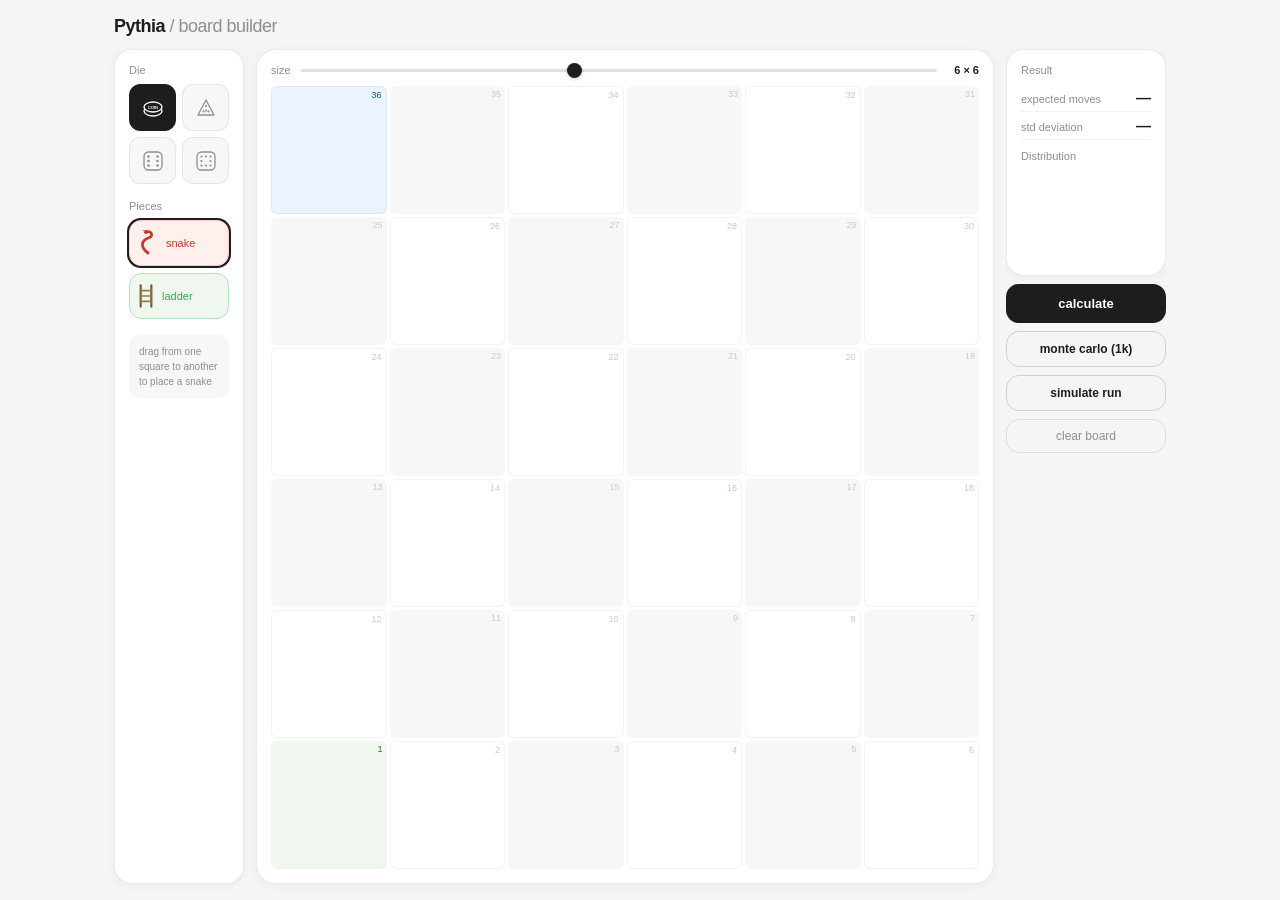
<file: archive/index_2.html>
<!DOCTYPE html>
<html lang="en">
<head>
<meta charset="UTF-8">
<meta name="viewport" content="width=device-width, initial-scale=1.0">
<title>Pythia</title>
<style>
* { box-sizing: border-box; margin: 0; padding: 0; }

body {
  font-family: -apple-system, BlinkMacSystemFont, 'SF Pro Display', 'Helvetica Neue', sans-serif;
  background: #F5F5F7;
  height: 100vh;
  overflow: hidden;
}

.app {
  max-width: 1100px;
  margin: 0 auto;
  padding: 16px 24px;
  height: 100vh;
  display: flex;
  flex-direction: column;
}

.header {
  display: flex;
  align-items: center;
  justify-content: space-between;
  margin-bottom: 12px;
  flex-shrink: 0;
}

.logo { font-size: 18px; font-weight: 600; letter-spacing: -0.5px; color: #1d1d1f; }
.logo span { color: #8e8e93; font-weight: 400; }

.main {
  display: grid;
  grid-template-columns: 130px 1fr 160px;
  gap: 12px;
  flex: 1;
  min-height: 0;
}

.left-panel {
  background: #fff;
  border-radius: 18px;
  border: 0.5px solid rgba(0,0,0,0.08);
  padding: 14px;
  box-shadow: 0 2px 8px rgba(0,0,0,0.05);
  display: flex;
  flex-direction: column;
  gap: 16px;
  overflow: hidden;
}

.panel-title {
  font-size: 11px;
  color: #8e8e93;
  font-weight: 500;
  margin-bottom: 8px;
}

.die-grid {
  display: grid;
  grid-template-columns: 1fr 1fr;
  gap: 6px;
}

.die-card {
  aspect-ratio: 1;
  background: #F7F7F8;
  border-radius: 11px;
  border: 0.5px solid rgba(0,0,0,0.07);
  display: flex;
  align-items: center;
  justify-content: center;
  cursor: pointer;
  transition: all 0.12s;
}

.die-card.active { background: #1d1d1f; border-color: #1d1d1f; }
.die-card:hover:not(.active) { background: #EFEFEF; }

.piece-btns { display: flex; flex-direction: column; gap: 7px; }

.piece-btn {
  width: 100%;
  padding: 9px 8px;
  border-radius: 12px;
  border: 0.5px solid rgba(0,0,0,0.08);
  background: #F7F7F8;
  cursor: pointer;
  display: flex;
  align-items: center;
  gap: 8px;
  font-size: 11px;
  color: #8e8e93;
  font-weight: 500;
  transition: all 0.12s;
  user-select: none;
}

.piece-btn.snake-btn { background: #FFF0EE; border-color: #FFCDC8; color: #C0392B; }
.piece-btn.ladder-btn { background: #F0F7EE; border-color: #B8E0BE; color: #27AE60; }
.piece-btn.active-mode { box-shadow: 0 0 0 2px #1d1d1f; }

.hint-box {
  background: #F7F7F8;
  border-radius: 10px;
  padding: 9px 10px;
  font-size: 10px;
  color: #8e8e93;
  line-height: 1.5;
}

.board-card {
  background: #fff;
  border-radius: 20px;
  border: 0.5px solid rgba(0,0,0,0.08);
  padding: 14px;
  box-shadow: 0 2px 10px rgba(0,0,0,0.05);
  display: flex;
  flex-direction: column;
  min-height: 0;
}

.size-row {
  display: flex;
  align-items: center;
  gap: 10px;
  margin-bottom: 10px;
  flex-shrink: 0;
}

.size-label { font-size: 11px; color: #8e8e93; font-weight: 500; }
.size-val { font-size: 11px; font-weight: 600; color: #1d1d1f; min-width: 32px; text-align: right; }

input[type=range] {
  flex: 1;
  -webkit-appearance: none;
  height: 3px;
  background: #E0E0E5;
  border-radius: 2px;
  outline: none;
}
input[type=range]::-webkit-slider-thumb {
  -webkit-appearance: none;
  width: 15px; height: 15px;
  border-radius: 50%;
  background: #1d1d1f;
  cursor: pointer;
  box-shadow: 0 1px 4px rgba(0,0,0,0.2);
}

.board-wrap {
  position: relative;
  flex: 1;
  min-height: 0;
  cursor: crosshair;
}

.board-grid {
  display: grid;
  gap: 3px;
  width: 100%;
  height: 100%;
}

.sq {
  border-radius: 6px;
  background: #F7F7F8;
  display: flex;
  align-items: flex-start;
  justify-content: flex-end;
  padding: 3px 4px;
  font-size: 9px;
  color: #c8c8cc;
  font-weight: 500;
  user-select: none;
  position: relative;
  min-height: 0;
}

.sq.light { background: #fff; border: 0.5px solid rgba(0,0,0,0.05); }
.sq.finish { background: #EBF3FF; color: #185FA5; }
.sq.start-sq { background: #F0F7EE; color: #3B6D11; }
.sq.highlight { background: #FFF9E6; border: 1.5px solid #F0B429 !important; }

.overlay-svg {
  position: absolute;
  top: 0; left: 0;
  width: 100%; height: 100%;
  pointer-events: none;
  overflow: visible;
}

.drag-preview {
  position: absolute;
  top: 0; left: 0;
  width: 100%; height: 100%;
  pointer-events: none;
  overflow: visible;
}

.sidebar {
  display: flex;
  flex-direction: column;
  gap: 8px;
  overflow-y: auto;
  min-height: 0;
}

.side-card {
  background: #fff;
  border-radius: 18px;
  border: 0.5px solid rgba(0,0,0,0.08);
  padding: 14px;
  box-shadow: 0 2px 8px rgba(0,0,0,0.05);
  flex-shrink: 0;
}

.result-row {
  display: flex;
  justify-content: space-between;
  align-items: baseline;
  padding: 5px 0;
  border-bottom: 0.5px solid rgba(0,0,0,0.05);
}
.result-row:last-child { border-bottom: none; }
.rl { font-size: 11px; color: #8e8e93; }
.rv { font-size: 15px; font-weight: 600; color: #1d1d1f; }

.hist-wrap { margin-top: 10px; }

.hist-title {
  font-size: 11px;
  color: #8e8e93;
  font-weight: 500;
  margin-bottom: 6px;
}

.hist-canvas-wrap {
  width: 100%;
  height: 90px;
  position: relative;
}

#hist { width: 100%; height: 100%; display: block; }

.hist-axis {
  display: flex;
  justify-content: space-between;
  margin-top: 3px;
}

.hist-axis span { font-size: 9px; color: #c0c0c5; }

.calc-btn {
  width: 100%;
  background: #1d1d1f;
  color: #fff;
  border: none;
  border-radius: 13px;
  padding: 12px;
  font-size: 13px;
  font-weight: 600;
  cursor: pointer;
  transition: opacity 0.12s;
  flex-shrink: 0;
}
.calc-btn:hover { opacity: 0.85; }

.monte-btn {
  width: 100%;
  background: none;
  color: #1d1d1f;
  border: 0.5px solid rgba(0,0,0,0.15);
  border-radius: 13px;
  padding: 10px;
  font-size: 12px;
  font-weight: 600;
  cursor: pointer;
  transition: background 0.12s;
  flex-shrink: 0;
}
.monte-btn:hover { background: #F0F0F2; }
.monte-btn:disabled { opacity: 0.4; cursor: not-allowed; }

.sim-btn {
  width: 100%;
  background: none;
  color: #1d1d1f;
  border: 0.5px solid rgba(0,0,0,0.15);
  border-radius: 13px;
  padding: 10px;
  font-size: 12px;
  font-weight: 600;
  cursor: pointer;
  transition: background 0.12s;
  flex-shrink: 0;
}
.sim-btn:hover { background: #F0F0F2; }
.sim-btn:disabled { opacity: 0.4; cursor: not-allowed; }

.clear-btn {
  width: 100%;
  background: none;
  color: #8e8e93;
  border: 0.5px solid rgba(0,0,0,0.1);
  border-radius: 13px;
  padding: 9px;
  font-size: 12px;
  cursor: pointer;
  flex-shrink: 0;
}
.clear-btn:hover { background: #F5F5F7; }
</style>
</head>
<body>
<div class="app">

  <div class="header">
    <div class="logo">Pythia <span>/ board builder</span></div>
  </div>

  <div class="main">

    <div class="left-panel">
      <div>
        <div class="panel-title">Die</div>
        <div class="die-grid">
          <div class="die-card active" data-die="coin" title="coin">
            <svg width="26" height="26" viewBox="0 0 26 26" fill="none">
              <ellipse cx="13" cy="16" rx="9" ry="5" stroke="#fff" stroke-width="1.3"/>
              <ellipse cx="13" cy="12" rx="9" ry="5" fill="#1d1d1f" stroke="#fff" stroke-width="1.3"/>
              <text x="13" y="14.2" text-anchor="middle" font-size="4" fill="#fff" font-family="-apple-system,sans-serif" font-weight="700">COIN</text>
            </svg>
          </div>
          <div class="die-card" data-die="d4" title="d4">
            <svg width="22" height="22" viewBox="0 0 22 22" fill="none">
              <path d="M11 3 L19 18 L3 18 Z" stroke="#8e8e93" stroke-width="1.3" stroke-linejoin="round"/>
              <circle cx="11" cy="9" r="1.1" fill="#8e8e93"/>
              <circle cx="8.5" cy="14.5" r="1.1" fill="#8e8e93"/>
              <circle cx="13.5" cy="14.5" r="1.1" fill="#8e8e93"/>
              <circle cx="11" cy="13.5" r="1.1" fill="#8e8e93"/>
            </svg>
          </div>
          <div class="die-card" data-die="d6" title="d6">
            <svg width="22" height="22" viewBox="0 0 22 22" fill="none">
              <rect x="2" y="2" width="18" height="18" rx="4.5" stroke="#8e8e93" stroke-width="1.3"/>
              <circle cx="6.5" cy="6.5" r="1.3" fill="#8e8e93"/>
              <circle cx="15.5" cy="6.5" r="1.3" fill="#8e8e93"/>
              <circle cx="6.5" cy="15.5" r="1.3" fill="#8e8e93"/>
              <circle cx="15.5" cy="15.5" r="1.3" fill="#8e8e93"/>
              <circle cx="6.5" cy="11" r="1.3" fill="#8e8e93"/>
              <circle cx="15.5" cy="11" r="1.3" fill="#8e8e93"/>
            </svg>
          </div>
          <div class="die-card" data-die="d8" title="d8">
            <svg width="22" height="22" viewBox="0 0 22 22" fill="none">
              <rect x="2" y="2" width="18" height="18" rx="4.5" stroke="#8e8e93" stroke-width="1.3"/>
              <circle cx="6.5" cy="6.5" r="1.1" fill="#8e8e93"/>
              <circle cx="15.5" cy="6.5" r="1.1" fill="#8e8e93"/>
              <circle cx="6.5" cy="15.5" r="1.1" fill="#8e8e93"/>
              <circle cx="15.5" cy="15.5" r="1.1" fill="#8e8e93"/>
              <circle cx="11" cy="6.5" r="1.1" fill="#8e8e93"/>
              <circle cx="11" cy="15.5" r="1.1" fill="#8e8e93"/>
              <circle cx="6.5" cy="11" r="1.1" fill="#8e8e93"/>
              <circle cx="15.5" cy="11" r="1.1" fill="#8e8e93"/>
            </svg>
          </div>
        </div>
      </div>

      <div>
        <div class="panel-title">Pieces</div>
        <div class="piece-btns">
          <div class="piece-btn snake-btn active-mode" id="btn-snake">
            <svg width="20" height="26" viewBox="0 0 22 28" fill="none">
              <path d="M11 25 C5 21 3 15 7 11 C11 7 15 9 15 5 C15 2 12 1 9 2" stroke="#C0392B" stroke-width="3" stroke-linecap="round" fill="none"/>
              <ellipse cx="9" cy="2" rx="2.5" ry="1.8" fill="#C0392B" transform="rotate(-15 9 2)"/>
              <path d="M7.5 1 L6 0" stroke="#C0392B" stroke-width="1" stroke-linecap="round"/>
              <path d="M8.5 0.5 L7.5 -0.5" stroke="#C0392B" stroke-width="1" stroke-linecap="round"/>
            </svg>
            snake
          </div>
          <div class="piece-btn ladder-btn" id="btn-ladder">
            <svg width="16" height="26" viewBox="0 0 18 28" fill="none">
              <line x1="3" y1="2" x2="3" y2="26" stroke="#7A6230" stroke-width="2.5" stroke-linecap="round"/>
              <line x1="15" y1="2" x2="15" y2="26" stroke="#7A6230" stroke-width="2.5" stroke-linecap="round"/>
              <line x1="3" y1="8" x2="15" y2="8" stroke="#9A7A3A" stroke-width="1.8" stroke-linecap="round"/>
              <line x1="3" y1="14" x2="15" y2="14" stroke="#9A7A3A" stroke-width="1.8" stroke-linecap="round"/>
              <line x1="3" y1="20" x2="15" y2="20" stroke="#9A7A3A" stroke-width="1.8" stroke-linecap="round"/>
            </svg>
            ladder
          </div>
        </div>
      </div>

      <div class="hint-box" id="hint-text">drag from one square to another to place a snake</div>
    </div>

    <div class="board-card">
      <div class="size-row">
        <span class="size-label">size</span>
        <input type="range" min="3" max="10" value="6" step="1" id="size-slider">
        <span class="size-val" id="size-out">6 × 6</span>
      </div>
      <div class="board-wrap" id="board-wrap">
        <div class="board-grid" id="grid"></div>
        <svg class="overlay-svg" id="overlay"></svg>
        <svg class="drag-preview" id="preview"></svg>
      </div>
    </div>

    <div class="sidebar">
      <div class="side-card">
        <div class="panel-title">Result</div>
        <div class="result-row">
          <div class="rl">expected moves</div>
          <div class="rv" id="res-mean">—</div>
        </div>
        <div class="result-row">
          <div class="rl">std deviation</div>
          <div class="rv" id="res-std">—</div>
        </div>
        <div class="result-row" id="sim-row" style="display:none;">
          <div class="rl">last run</div>
          <div class="rv"><span id="sim-steps">—</span> steps</div>
        </div>
        <div class="hist-wrap">
          <div class="hist-title">Distribution</div>
          <div class="hist-canvas-wrap">
            <canvas id="hist"></canvas>
          </div>
          <div class="hist-axis">
            <span id="hist-min"></span>
            <span id="hist-mid"></span>
            <span id="hist-max"></span>
          </div>
        </div>
      </div>
      <button class="calc-btn" id="calc-btn">calculate</button>
      <button class="monte-btn" id="monte-btn">monte carlo (1k)</button>
      <button class="sim-btn" id="sim-btn">simulate run</button>
      <button class="clear-btn" id="clear-btn">clear board</button>
    </div>

  </div>
</div>

<script>
let N = 6;
let mode = 'snake';
let connectors = [];
let isDragging = false;
let dragStartSq = null;
let dragStartPos = null;
let dragCurrentPos = null;
let simRunning = false;
let simCancel = false;
let tokenEl = null;
let barHeights = [];
let currentTokenColour = 0;

const TOKEN_COLOURS = [
  { body: '#2980D9', top: '#5DADE2', base: '#1a6bb5', shine: 'rgba(255,255,255,0.3)'  },
  { body: '#C0392B', top: '#E74C3C', base: '#922B21', shine: 'rgba(255,255,255,0.25)' },
  { body: '#27AE60', top: '#2ECC71', base: '#1E8449', shine: 'rgba(255,255,255,0.25)' },
  { body: '#D35400', top: '#E67E22', base: '#A04000', shine: 'rgba(255,255,255,0.25)' },
  { body: '#8E44AD', top: '#9B59B6', base: '#6C3483', shine: 'rgba(255,255,255,0.25)' },
  { body: '#17202A', top: '#2C3E50', base: '#0d1117', shine: 'rgba(255,255,255,0.2)'  },
];

const dieMap = { coin:[1,2], d4:[1,2,3,4], d6:[1,2,3,4,5,6], d8:[1,2,3,4,5,6,7,8] };
let dieFaces = [1, 2];

document.querySelectorAll('.die-card').forEach(btn => {
  btn.addEventListener('click', () => {
    document.querySelectorAll('.die-card').forEach(b => b.classList.remove('active'));
    btn.classList.add('active');
    dieFaces = dieMap[btn.dataset.die];
    updateDieColors();
  });
});

function updateDieColors() {
  document.querySelectorAll('.die-card').forEach(card => {
    const isActive = card.classList.contains('active');
    card.querySelectorAll('circle, rect, path, ellipse').forEach(el => {
      if (el.getAttribute('stroke') && el.getAttribute('stroke') !== 'none')
        el.setAttribute('stroke', isActive ? '#fff' : '#8e8e93');
      if (el.getAttribute('fill') && el.getAttribute('fill') !== 'none' && el.getAttribute('fill') !== '#1d1d1f')
        el.setAttribute('fill', isActive ? '#fff' : '#8e8e93');
    });
    card.querySelectorAll('text').forEach(el => el.setAttribute('fill', '#fff'));
  });
}

document.getElementById('btn-snake').addEventListener('click', () => {
  mode = 'snake';
  document.getElementById('btn-snake').classList.add('active-mode');
  document.getElementById('btn-ladder').classList.remove('active-mode');
  document.getElementById('hint-text').textContent = 'drag from one square to another to place a snake';
});

document.getElementById('btn-ladder').addEventListener('click', () => {
  mode = 'ladder';
  document.getElementById('btn-ladder').classList.add('active-mode');
  document.getElementById('btn-snake').classList.remove('active-mode');
  document.getElementById('hint-text').textContent = 'drag from one square to another to place a ladder';
});

document.getElementById('size-slider').addEventListener('input', e => {
  N = parseInt(e.target.value);
  document.getElementById('size-out').textContent = `${N} × ${N}`;
  connectors = [];
  cancelSim();
  buildGrid();
});

document.getElementById('clear-btn').addEventListener('click', () => {
  connectors = [];
  cancelSim();
  document.getElementById('res-mean').textContent = '—';
  document.getElementById('res-std').textContent = '—';
  document.getElementById('sim-row').style.display = 'none';
  clearHist();
  buildGrid();
});

function cellToSquare(row, col) {
  const r = N - 1 - row;
  return r % 2 === 0 ? r * N + col + 1 : r * N + (N - col);
}

function squareToCell(sq) {
  const r = Math.floor((sq - 1) / N);
  const pos = (sq - 1) % N;
  const row = N - 1 - r;
  const col = r % 2 === 0 ? pos : N - 1 - pos;
  return { row, col };
}

function getSquareFromPoint(x, y) {
  const grid = document.getElementById('grid');
  const rect = grid.getBoundingClientRect();
  const cellW = rect.width / N;
  const cellH = rect.height / N;
  const col = Math.floor((x - rect.left) / cellW);
  const row = Math.floor((y - rect.top) / cellH);
  if (col < 0 || col >= N || row < 0 || row >= N) return null;
  return cellToSquare(row, col);
}

function getCellCenter(sq) {
  const { row, col } = squareToCell(sq);
  const grid = document.getElementById('grid');
  const rect = grid.getBoundingClientRect();
  const cellW = rect.width / N;
  const cellH = rect.height / N;
  return { x: col * cellW + cellW / 2, y: row * cellH + cellH / 2, w: cellW };
}

function getCellRect(sq) {
  const { row, col } = squareToCell(sq);
  const grid = document.getElementById('grid');
  const gridRect = grid.getBoundingClientRect();
  const wrapRect = document.getElementById('board-wrap').getBoundingClientRect();
  const cellW = gridRect.width / N;
  const cellH = gridRect.height / N;
  return {
    x: (gridRect.left - wrapRect.left) + col * cellW,
    y: (gridRect.top - wrapRect.top) + row * cellH,
    w: cellW,
    h: cellH
  };
}

function makeToken(cellW, colour) {
  const s = Math.max(12, cellW * 0.52);
  const svg = document.createElementNS('http://www.w3.org/2000/svg', 'svg');
  svg.setAttribute('width', s);
  svg.setAttribute('height', s * 1.2);
  svg.setAttribute('viewBox', '0 0 40 48');

  const shadow = document.createElementNS('http://www.w3.org/2000/svg', 'ellipse');
  shadow.setAttribute('cx','20'); shadow.setAttribute('cy','45');
  shadow.setAttribute('rx','10'); shadow.setAttribute('ry','3');
  shadow.setAttribute('fill','rgba(0,0,0,0.18)');
  svg.appendChild(shadow);

  const base = document.createElementNS('http://www.w3.org/2000/svg', 'ellipse');
  base.setAttribute('cx','20'); base.setAttribute('cy','34');
  base.setAttribute('rx','10'); base.setAttribute('ry','4');
  base.setAttribute('fill', colour.base);
  svg.appendChild(base);

  const body = document.createElementNS('http://www.w3.org/2000/svg', 'rect');
  body.setAttribute('x','10'); body.setAttribute('y','18');
  body.setAttribute('width','20'); body.setAttribute('height','16');
  body.setAttribute('fill', colour.body);
  svg.appendChild(body);

  const topCap = document.createElementNS('http://www.w3.org/2000/svg', 'ellipse');
  topCap.setAttribute('cx','20'); topCap.setAttribute('cy','18');
  topCap.setAttribute('rx','10'); topCap.setAttribute('ry','4');
  topCap.setAttribute('fill', colour.top);
  svg.appendChild(topCap);

  const dome = document.createElementNS('http://www.w3.org/2000/svg', 'ellipse');
  dome.setAttribute('cx','20'); dome.setAttribute('cy','14');
  dome.setAttribute('rx','9'); dome.setAttribute('ry','7');
  dome.setAttribute('fill', colour.body);
  svg.appendChild(dome);

  const shine = document.createElementNS('http://www.w3.org/2000/svg', 'ellipse');
  shine.setAttribute('cx','17'); shine.setAttribute('cy','11');
  shine.setAttribute('rx','4'); shine.setAttribute('ry','3');
  shine.setAttribute('fill', colour.shine);
  svg.appendChild(shine);

  return { svg, s };
}

function placeToken(sq) {
  const wrap = document.getElementById('board-wrap');
  if (tokenEl) { tokenEl.remove(); tokenEl = null; }
  if (sq === null) return;
  const cell = getCellRect(sq);
  const colour = TOKEN_COLOURS[currentTokenColour];
  const { svg, s } = makeToken(cell.w, colour);
  svg.style.position = 'absolute';
  svg.style.left = (cell.x + cell.w / 2 - s / 2) + 'px';
  svg.style.top  = (cell.y + cell.h / 2 - s * 0.6) + 'px';
  svg.style.pointerEvents = 'none';
  svg.style.zIndex = '10';
  wrap.appendChild(svg);
  tokenEl = svg;
}

function buildGrid() {
  const grid = document.getElementById('grid');
  grid.innerHTML = '';
  grid.style.gridTemplateColumns = `repeat(${N}, 1fr)`;
  grid.style.gridTemplateRows = `repeat(${N}, 1fr)`;
  for (let row = 0; row < N; row++) {
    for (let col = 0; col < N; col++) {
      const sq = cellToSquare(row, col);
      const div = document.createElement('div');
      div.className = 'sq' + ((row + col) % 2 === 0 ? ' light' : '');
      if (sq === N * N) div.classList.add('finish');
      if (sq === 1) div.classList.add('start-sq');
      div.dataset.sq = sq;
      const num = document.createElement('span');
      num.textContent = sq;
      div.appendChild(num);
      grid.appendChild(div);
    }
  }
  if (tokenEl) { tokenEl.remove(); tokenEl = null; }
  redrawOverlay();
}

const boardWrap = document.getElementById('board-wrap');

boardWrap.addEventListener('mousedown', e => {
  if (simRunning) return;
  const sq = getSquareFromPoint(e.clientX, e.clientY);
  if (!sq) return;
  isDragging = true;
  dragStartSq = sq;
  const grid = document.getElementById('grid');
  const rect = grid.getBoundingClientRect();
  dragStartPos = { x: e.clientX - rect.left, y: e.clientY - rect.top };
  dragCurrentPos = { ...dragStartPos };
  highlightSquare(sq, true);
  e.preventDefault();
});

window.addEventListener('mousemove', e => {
  if (!isDragging) return;
  const grid = document.getElementById('grid');
  const rect = grid.getBoundingClientRect();
  dragCurrentPos = { x: e.clientX - rect.left, y: e.clientY - rect.top };
  drawPreview();
});

window.addEventListener('mouseup', e => {
  if (!isDragging) return;
  isDragging = false;
  highlightSquare(dragStartSq, false);
  clearPreview();
  const endSq = getSquareFromPoint(e.clientX, e.clientY);
  if (!endSq || endSq === dragStartSq) { dragStartSq = null; return; }
  if (mode === 'snake' && endSq >= dragStartSq) {
    document.getElementById('hint-text').textContent = 'snakes must go downward — try again';
    dragStartSq = null; return;
  }
  if (mode === 'ladder' && endSq <= dragStartSq) {
    document.getElementById('hint-text').textContent = 'ladders must go upward — try again';
    dragStartSq = null; return;
  }
  const conflict = connectors.find(c =>
    c.from === dragStartSq || c.to === dragStartSq || c.from === endSq || c.to === endSq
  );
  if (conflict) {
    document.getElementById('hint-text').textContent = 'square already used — try again';
    dragStartSq = null; return;
  }
  connectors.push({ from: dragStartSq, to: endSq, type: mode });
  document.getElementById('hint-text').textContent =
    mode === 'snake' ? 'drag from one square to another to place a snake'
                     : 'drag from one square to another to place a ladder';
  dragStartSq = null;
  redrawOverlay();
});

function highlightSquare(sq, on) {
  document.querySelectorAll('.sq').forEach(el => {
    if (parseInt(el.dataset.sq) === sq)
      on ? el.classList.add('highlight') : el.classList.remove('highlight');
  });
}

function drawPreview() {
  const svg = document.getElementById('preview');
  svg.innerHTML = '';
  const grid = document.getElementById('grid');
  svg.setAttribute('viewBox', `0 0 ${grid.offsetWidth} ${grid.offsetHeight}`);
  if (!dragStartPos || !dragCurrentPos) return;
  const cellW = grid.offsetWidth / N;
  if (mode === 'snake') drawSnake(svg, dragStartPos.x, dragStartPos.y, dragCurrentPos.x, dragCurrentPos.y, cellW, 0.45);
  else drawLadder(svg, dragStartPos.x, dragStartPos.y, dragCurrentPos.x, dragCurrentPos.y, cellW, 0.45);
}

function clearPreview() { document.getElementById('preview').innerHTML = ''; }

function drawSnake(svg, x1, y1, x2, y2, cellW, opacity) {
  const dx = x2-x1, dy = y2-y1;
  const len = Math.sqrt(dx*dx+dy*dy);
  if (len < 2) return;
  const ux = dx/len, uy = dy/len;
  const nx = -uy, ny = ux;
  const amp = cellW * 0.32;
  const d = `M${x1},${y1} C${x1+dx*0.25+nx*amp},${y1+dy*0.25+ny*amp} ${x1+dx*0.65-nx*amp},${y1+dy*0.65-ny*amp} ${x2},${y2}`;
  const outline = document.createElementNS('http://www.w3.org/2000/svg','path');
  outline.setAttribute('d',d); outline.setAttribute('stroke','#8B2020');
  outline.setAttribute('stroke-width',cellW*0.2); outline.setAttribute('stroke-linecap','round');
  outline.setAttribute('fill','none'); outline.setAttribute('opacity',opacity);
  svg.appendChild(outline);
  const body = document.createElementNS('http://www.w3.org/2000/svg','path');
  body.setAttribute('d',d); body.setAttribute('stroke','#C0392B');
  body.setAttribute('stroke-width',cellW*0.13); body.setAttribute('stroke-linecap','round');
  body.setAttribute('fill','none'); body.setAttribute('opacity',opacity);
  svg.appendChild(body);
  const headR = cellW*0.12;
  const angle = Math.atan2(dy,dx)*180/Math.PI+90;
  const head = document.createElementNS('http://www.w3.org/2000/svg','ellipse');
  head.setAttribute('cx',x1); head.setAttribute('cy',y1);
  head.setAttribute('rx',headR*1.4); head.setAttribute('ry',headR);
  head.setAttribute('transform',`rotate(${angle} ${x1} ${y1})`);
  head.setAttribute('fill','#C0392B'); head.setAttribute('opacity',opacity);
  svg.appendChild(head);
  const eye = document.createElementNS('http://www.w3.org/2000/svg','circle');
  eye.setAttribute('cx',x1+nx*headR*0.5); eye.setAttribute('cy',y1+ny*headR*0.5);
  eye.setAttribute('r',headR*0.28); eye.setAttribute('fill','#1a0a0a');
  eye.setAttribute('opacity',opacity); svg.appendChild(eye);
  [[1],[-1]].forEach(([s]) => {
    const t = document.createElementNS('http://www.w3.org/2000/svg','line');
    t.setAttribute('x1',x2); t.setAttribute('y1',y2);
    t.setAttribute('x2',x2+(-ux+nx*s*0.6)*headR*1.3);
    t.setAttribute('y2',y2+(-uy+ny*s*0.6)*headR*1.3);
    t.setAttribute('stroke','#E74C3C'); t.setAttribute('stroke-width',headR*0.35);
    t.setAttribute('stroke-linecap','round'); t.setAttribute('opacity',opacity);
    svg.appendChild(t);
  });
}

function drawLadder(svg, x1, y1, x2, y2, cellW, opacity) {
  const dx = x2-x1, dy = y2-y1;
  const len = Math.sqrt(dx*dx+dy*dy);
  if (len < 2) return;
  const nx = -dy/len, ny = dx/len;
  const off = cellW*0.08;
  [-1,1].forEach(s => {
    const rail = document.createElementNS('http://www.w3.org/2000/svg','line');
    rail.setAttribute('x1',x1+nx*off*s); rail.setAttribute('y1',y1+ny*off*s);
    rail.setAttribute('x2',x2+nx*off*s); rail.setAttribute('y2',y2+ny*off*s);
    rail.setAttribute('stroke','#5C4A1A'); rail.setAttribute('stroke-width',cellW*0.055);
    rail.setAttribute('stroke-linecap','round'); rail.setAttribute('opacity',opacity);
    svg.appendChild(rail);
  });
  const numRungs = Math.max(3,Math.floor(len/(cellW*0.5)));
  for (let i=1;i<numRungs;i++) {
    const t=i/numRungs;
    const rung = document.createElementNS('http://www.w3.org/2000/svg','line');
    rung.setAttribute('x1',x1+dx*t+nx*off); rung.setAttribute('y1',y1+dy*t+ny*off);
    rung.setAttribute('x2',x1+dx*t-nx*off); rung.setAttribute('y2',y1+dy*t-ny*off);
    rung.setAttribute('stroke','#9A7A3A'); rung.setAttribute('stroke-width',cellW*0.04);
    rung.setAttribute('stroke-linecap','round'); rung.setAttribute('opacity',opacity);
    svg.appendChild(rung);
  }
}

function redrawOverlay() {
  const svg = document.getElementById('overlay');
  svg.innerHTML = '';
  const grid = document.getElementById('grid');
  svg.setAttribute('viewBox',`0 0 ${grid.offsetWidth} ${grid.offsetHeight}`);
  connectors.forEach(c => {
    const f = getCellCenter(c.from), t = getCellCenter(c.to);
    if (c.type==='snake') drawSnake(svg,f.x,f.y,t.x,t.y,f.w,1);
    else drawLadder(svg,f.x,f.y,t.x,t.y,f.w,1);
  });
}

function gaussianElimination(A, b) {
  const n = b.length;
  const aug = A.map((row,i) => [...row,b[i]]);
  for (let col=0;col<n;col++) {
    let maxRow=col;
    for (let row=col+1;row<n;row++)
      if (Math.abs(aug[row][col])>Math.abs(aug[maxRow][col])) maxRow=row;
    [aug[col],aug[maxRow]]=[aug[maxRow],aug[col]];
    const piv=aug[col][col];
    if (Math.abs(piv)<1e-12) continue;
    for (let j=col;j<=n;j++) aug[col][j]/=piv;
    for (let row=0;row<n;row++) {
      if (row===col) continue;
      const f=aug[row][col];
      for (let j=col;j<=n;j++) aug[row][j]-=f*aug[col][j];
    }
  }
  return aug.map(row=>row[n]);
}

function buildMoveFunction() {
  const snakes={}, ladders={};
  connectors.forEach(c => {
    if (c.type==='snake') snakes[c.from]=c.to;
    else ladders[c.from]=c.to;
  });
  return sq => sq in snakes ? snakes[sq] : sq in ladders ? ladders[sq] : sq;
}

document.getElementById('calc-btn').addEventListener('click', () => {
  const total = N*N;
  const move = buildMoveFunction();
  const p = 1/dieFaces.length;
  const states = Array.from({length:total-1},(_,i)=>i+1);
  const index = {}; states.forEach((s,i)=>index[s]=i);
  const n = states.length;
  const P = Array.from({length:n},()=>new Array(n).fill(0));
  for (const sq of states)
    for (const roll of dieFaces) {
      const dest = sq+roll>total ? sq : move(sq+roll);
      if (dest<total) P[index[sq]][index[dest]]+=p;
    }
  const IminusP = P.map((row,i)=>row.map((v,j)=>(i===j?1:0)-v));
  const k = gaussianElimination(IminusP.map(r=>[...r]),Array(n).fill(1));
  const Pk = P.map(row=>row.reduce((s,v,j)=>s+v*k[j],0));
  const m = gaussianElimination(IminusP.map(r=>[...r]),k.map((ki,i)=>1+2*Pk[i]));
  const variance = Math.max(0,m[index[1]]-k[index[1]]**2);
  document.getElementById('res-mean').textContent = k[index[1]].toFixed(2);
  document.getElementById('res-std').textContent = Math.sqrt(variance).toFixed(2);
});

function clearHist() {
  const canvas = document.getElementById('hist');
  const ctx = canvas.getContext('2d');
  ctx.clearRect(0,0,canvas.width,canvas.height);
  document.getElementById('hist-min').textContent='';
  document.getElementById('hist-mid').textContent='';
  document.getElementById('hist-max').textContent='';
  barHeights = [];
}

document.getElementById('monte-btn').addEventListener('click', () => {
  const total = N*N;
  const move = buildMoveFunction();

  function simulate() {
    let sq=1, steps=0;
    while (sq<total) {
      const roll = dieFaces[Math.floor(Math.random()*dieFaces.length)];
      const next = sq+roll;
      sq = next>total ? sq : move(next);
      steps++;
      if (steps>500000) break;
    }
    return steps;
  }

  const N_SIMS = 1000;
  const results = [];
  const btn = document.getElementById('monte-btn');
  btn.disabled = true;
  btn.textContent = 'running...';

  const canvas = document.getElementById('hist');
  canvas.width = canvas.offsetWidth * window.devicePixelRatio;
  canvas.height = canvas.offsetHeight * window.devicePixelRatio;
  const ctx = canvas.getContext('2d');
  ctx.scale(window.devicePixelRatio, window.devicePixelRatio);
  const W = canvas.offsetWidth, H = canvas.offsetHeight;

  const NBINS = 30;
  let targetHeights = new Array(NBINS).fill(0);
  barHeights = new Array(NBINS).fill(0);
  let globalMin = Infinity, globalMax = -Infinity;
  let animFrame = null;

  function computeBins() {
    if (results.length < 2) return;
    const min = Math.min(...results);
    const max = Math.max(...results);
    globalMin = min; globalMax = max;
    const range = max - min || 1;
    const binSize = range / NBINS;
    const counts = new Array(NBINS).fill(0);
    results.forEach(v => {
      const b = Math.min(NBINS-1, Math.floor((v - min) / binSize));
      counts[b]++;
    });
    const maxCount = Math.max(...counts);
    targetHeights = counts.map(c => c / maxCount);
  }

  function animateBars() {
    for (let i = 0; i < NBINS; i++) {
      const diff = targetHeights[i] - barHeights[i];
      barHeights[i] += diff * 0.18;
    }
    ctx.clearRect(0, 0, W, H);
    const barW = W / NBINS;
    const mean = results.length ? results.reduce((a,b)=>a+b,0)/results.length : 0;
    const range = globalMax - globalMin || 1;
    barHeights.forEach((h, idx) => {
      if (h <= 0.001) return;
      const barH = h * H;
      const binCenter = globalMin + (idx + 0.5) * (range / NBINS);
      const t = Math.min(1, Math.abs(binCenter - mean) / (range * 0.5));
      const r = Math.round(160 + t * 60);
      const g = Math.round(80 - t * 60);
      const b = Math.round(60 - t * 40);
      ctx.fillStyle = `rgb(${r},${g},${b})`;
      ctx.beginPath();
      if (ctx.roundRect) ctx.roundRect(idx*barW+1, H-barH, barW-2, barH, [2,2,0,0]);
      else ctx.rect(idx*barW+1, H-barH, barW-2, barH);
      ctx.fill();
    });
    document.getElementById('hist-min').textContent = isFinite(globalMin) ? globalMin : '';
    document.getElementById('hist-mid').textContent = results.length ? Math.round(mean) : '';
    document.getElementById('hist-max').textContent = isFinite(globalMax) ? globalMax : '';
    animFrame = requestAnimationFrame(animateBars);
  }

  animFrame = requestAnimationFrame(animateBars);

  let i = 0;
  const BATCH = 20;
  function step() {
    for (let b = 0; b < BATCH && i < N_SIMS; b++, i++) results.push(simulate());
    computeBins();
    if (i < N_SIMS) {
      requestAnimationFrame(step);
    } else {
      setTimeout(() => {
        cancelAnimationFrame(animFrame);
        btn.disabled = false;
        btn.textContent = 'monte carlo (1k)';
      }, 800);
    }
  }
  requestAnimationFrame(step);
});

function cancelSim() {
  simCancel = true;
  simRunning = false;
  placeToken(null);
  document.getElementById('sim-btn').textContent = 'simulate run';
  document.getElementById('sim-btn').disabled = false;
}

document.getElementById('sim-btn').addEventListener('click', () => {
  if (simRunning) { cancelSim(); return; }
  const total = N*N;
  const move = buildMoveFunction();
  const btn = document.getElementById('sim-btn');

  const prev = currentTokenColour;
  let next = prev;
  while (next === prev) next = Math.floor(Math.random() * TOKEN_COLOURS.length);
  currentTokenColour = next;

  const path = [1];
  let sq = 1;
  let steps = 0;
  while (sq < total && steps < 50000) {
    const roll = dieFaces[Math.floor(Math.random()*dieFaces.length)];
    const raw = sq + roll;
    const nextSq = raw > total ? sq : move(raw);
    path.push(nextSq);
    sq = nextSq;
    steps++;
  }

  simRunning = true;
  simCancel = false;
  btn.textContent = 'stop';

  const simRow = document.getElementById('sim-row');
  simRow.style.display = 'flex';
  document.getElementById('sim-steps').textContent = '0';

  let idx = 0;

  function step() {
    if (simCancel || idx >= path.length) {
      simRunning = false;
      simCancel = false;
      document.getElementById('sim-steps').textContent = path.length - 1;
      setTimeout(() => placeToken(null), 800);
      btn.textContent = 'simulate run';
      btn.disabled = false;
      return;
    }
    placeToken(path[idx]);
    document.getElementById('sim-steps').textContent = Math.max(0, idx);
    idx++;
    setTimeout(step, 80);
  }

  step();
});

window.addEventListener('resize', () => {
  redrawOverlay();
});

buildGrid();
</script>
</body>
</html>
</file>
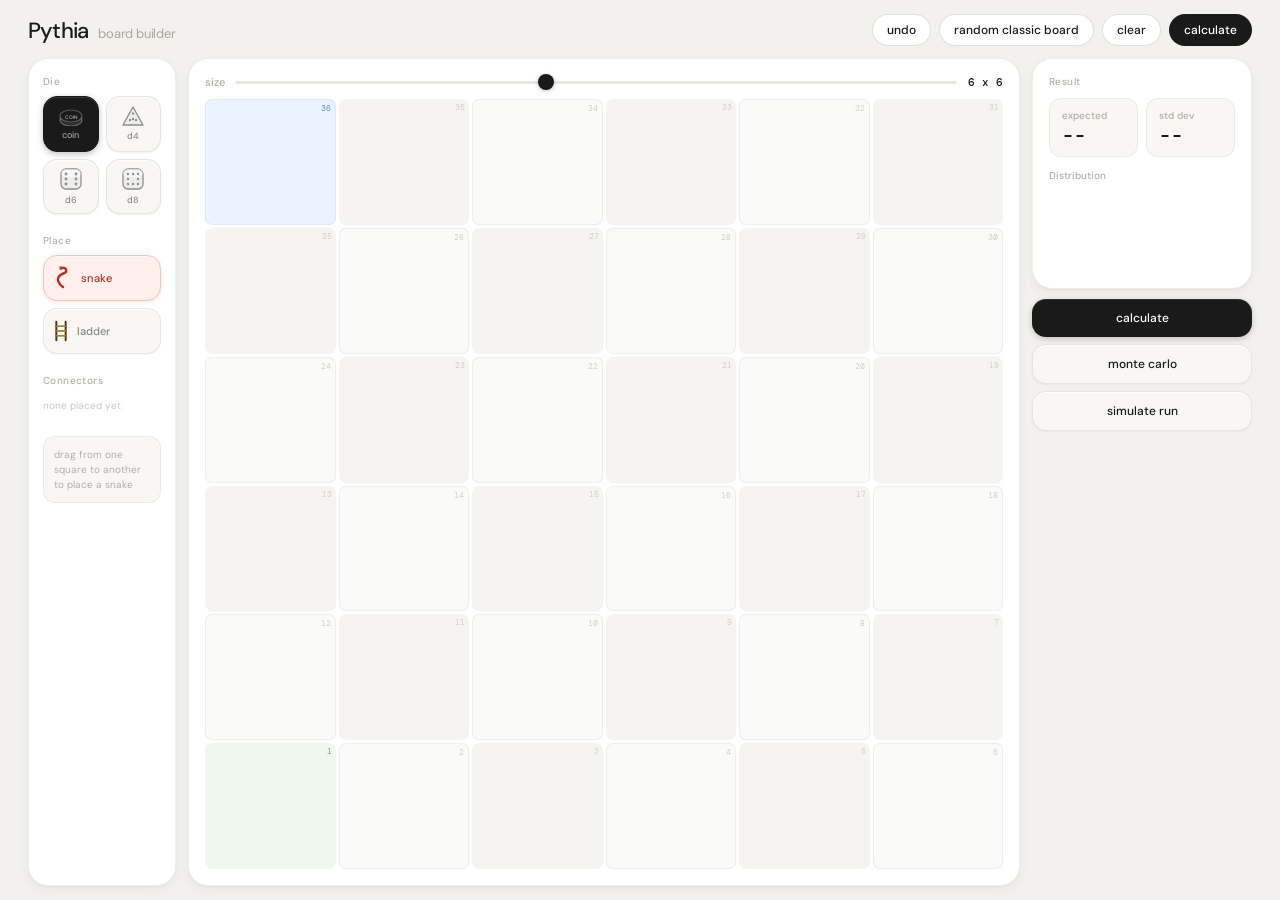
<file: archive/index_3.html>
<!DOCTYPE html>
<html lang="en">
<head>
<meta charset="UTF-8">
<meta name="viewport" content="width=device-width, initial-scale=1.0">
<title>Pythia</title>
<link rel="preconnect" href="https://fonts.googleapis.com">
<link href="https://fonts.googleapis.com/css2?family=DM+Sans:wght@300;400;500&family=DM+Mono:wght@400;500&display=swap" rel="stylesheet">
<style>
* { box-sizing: border-box; margin: 0; padding: 0; }

body {
  font-family: 'DM Sans', -apple-system, sans-serif;
  background: #F2F1ED;
  height: 100vh;
  overflow: hidden;
}

.app {
  width: 100%;
  max-width: 1400px;
  margin: 0 auto;
  padding: 14px 28px;
  height: 100vh;
  display: flex;
  flex-direction: column;
}

.header {
  display: flex;
  align-items: center;
  justify-content: space-between;
  margin-bottom: 12px;
  flex-shrink: 0;
}

.logo-wrap { display: flex; align-items: baseline; gap: 10px; }

.logo {
  font-family: 'DM Sans', sans-serif;
  font-size: 22px;
  font-weight: 500;
  letter-spacing: -0.8px;
  color: #1A1A1A;
}

.logo-sub {
  font-size: 13px;
  color: #A8A8A0;
  font-weight: 400;
  letter-spacing: -0.2px;
}

.header-actions { display: flex; gap: 8px; align-items: center; }

.hbtn {
  font-family: 'DM Sans', sans-serif;
  font-size: 12px;
  font-weight: 500;
  padding: 7px 14px;
  border-radius: 20px;
  border: 0.5px solid rgba(0,0,0,0.12);
  background: #fff;
  color: #1A1A1A;
  cursor: pointer;
  transition: all 0.12s;
}
.hbtn:hover { background: #F5F5F0; }
.hbtn.primary {
  background: #1A1A1A;
  color: #fff;
  border-color: transparent;
}
.hbtn.primary:hover { opacity: 0.85; }

.main {
  display: grid;
  grid-template-columns: 148px 1fr 220px;
  gap: 12px;
  flex: 1;
  min-height: 0;
}

.left-panel {
  background: #fff;
  border-radius: 20px;
  border: 0.5px solid rgba(0,0,0,0.07);
  padding: 16px 14px;
  box-shadow: 0 1px 3px rgba(0,0,0,0.04), 0 4px 12px rgba(0,0,0,0.04);
  display: flex;
  flex-direction: column;
  gap: 20px;
  overflow: hidden;
}

.section-label {
  font-size: 10px;
  font-weight: 500;
  color: #B0AFA8;
  letter-spacing: 0.04em;
  margin-bottom: 8px;
}

.die-grid { display: grid; grid-template-columns: 1fr 1fr; gap: 7px; }

.die-card {
  aspect-ratio: 1;
  border-radius: 14px;
  border: 0.5px solid rgba(0,0,0,0.08);
  background: #F8F7F4;
  display: flex;
  flex-direction: column;
  align-items: center;
  justify-content: center;
  cursor: pointer;
  transition: all 0.14s;
  gap: 3px;
  box-shadow: 0 1px 2px rgba(0,0,0,0.06), inset 0 1px 0 rgba(255,255,255,0.8);
}
.die-card:hover:not(.active) { background: #F0EFEa; }
.die-card.active {
  background: #1A1A1A;
  border-color: #1A1A1A;
  box-shadow: 0 2px 6px rgba(0,0,0,0.25), inset 0 1px 0 rgba(255,255,255,0.12);
}
.die-label {
  font-size: 9px;
  font-weight: 500;
  color: #888;
}
.die-card.active .die-label { color: rgba(255,255,255,0.6); }

.piece-btns { display: flex; flex-direction: column; gap: 7px; }

.piece-btn {
  width: 100%;
  padding: 10px 10px;
  border-radius: 14px;
  border: 0.5px solid rgba(0,0,0,0.07);
  background: #F8F7F4;
  cursor: pointer;
  display: flex;
  align-items: center;
  gap: 9px;
  font-family: 'DM Sans', sans-serif;
  font-size: 11px;
  font-weight: 500;
  color: #888;
  transition: all 0.12s;
  user-select: none;
  box-shadow: 0 1px 2px rgba(0,0,0,0.04), inset 0 1px 0 rgba(255,255,255,0.8);
}
.piece-btn.snake-btn.active-mode {
  background: #FFF0EE;
  border-color: #F5C4B8;
  color: #B83020;
  box-shadow: 0 1px 4px rgba(184,48,32,0.12), inset 0 1px 0 rgba(255,255,255,0.6);
}
.piece-btn.ladder-btn.active-mode {
  background: #F0F7EE;
  border-color: #B8DEB0;
  color: #286A20;
  box-shadow: 0 1px 4px rgba(40,106,32,0.1), inset 0 1px 0 rgba(255,255,255,0.6);
}

.hint-box {
  background: #F8F7F4;
  border-radius: 12px;
  padding: 10px 10px;
  font-size: 10px;
  color: #B0AFA8;
  line-height: 1.5;
  border: 0.5px solid rgba(0,0,0,0.05);
}

.board-card {
  background: #fff;
  border-radius: 20px;
  border: 0.5px solid rgba(0,0,0,0.07);
  padding: 16px;
  box-shadow: 0 1px 3px rgba(0,0,0,0.04), 0 4px 12px rgba(0,0,0,0.04);
  display: flex;
  flex-direction: column;
  min-height: 0;
}

.size-row {
  display: flex;
  align-items: center;
  gap: 10px;
  margin-bottom: 10px;
  flex-shrink: 0;
}

.size-label { font-size: 11px; color: #B0AFA8; font-weight: 500; }
.size-val {
  font-family: 'DM Mono', monospace;
  font-size: 11px;
  font-weight: 500;
  color: #1A1A1A;
  min-width: 36px;
  text-align: right;
}

input[type=range] {
  flex: 1;
  -webkit-appearance: none;
  height: 3px;
  background: #E8E7E2;
  border-radius: 2px;
  outline: none;
}
input[type=range]::-webkit-slider-thumb {
  -webkit-appearance: none;
  width: 16px; height: 16px;
  border-radius: 50%;
  background: #1A1A1A;
  cursor: pointer;
  box-shadow: 0 1px 4px rgba(0,0,0,0.25);
}

.board-wrap {
  position: relative;
  flex: 1;
  min-height: 0;
}

.board-grid {
  display: grid;
  gap: 3px;
  width: 100%;
  height: 100%;
}

.sq {
  border-radius: 7px;
  background: #F5F4F0;
  display: flex;
  align-items: flex-start;
  justify-content: flex-end;
  padding: 3px 4px;
  font-family: 'DM Mono', monospace;
  font-size: 8px;
  color: #D0CFC8;
  font-weight: 400;
  user-select: none;
  position: relative;
  min-height: 0;
  cursor: pointer;
}
.sq.light {
  background: #FAFAF8;
  border: 0.5px solid rgba(0,0,0,0.05);
}
.sq.finish {
  background: #EBF3FF;
  color: #5B90CC;
}
.sq.start-sq {
  background: #F0F7EE;
  color: #6BAA60;
}
.sq.highlight {
  background: #FFF7E6;
  border: 1.5px solid #E8B840 !important;
}

.overlay-svg {
  position: absolute;
  top: 0; left: 0;
  width: 100%; height: 100%;
  pointer-events: none;
  overflow: visible;
}
.drag-preview {
  position: absolute;
  top: 0; left: 0;
  width: 100%; height: 100%;
  pointer-events: none;
  overflow: visible;
}

.sidebar {
  display: flex;
  flex-direction: column;
  gap: 10px;
  min-height: 0;
}

.side-card {
  background: #fff;
  border-radius: 20px;
  border: 0.5px solid rgba(0,0,0,0.07);
  padding: 16px;
  box-shadow: 0 1px 3px rgba(0,0,0,0.04), 0 4px 12px rgba(0,0,0,0.04);
  flex-shrink: 0;
}

.stat-grid { display: grid; grid-template-columns: 1fr 1fr; gap: 8px; margin-bottom: 4px; }

.stat-block {
  background: #F8F7F4;
  border-radius: 12px;
  padding: 10px 12px;
  border: 0.5px solid rgba(0,0,0,0.05);
}
.stat-label {
  font-size: 10px;
  color: #B0AFA8;
  font-weight: 500;
  margin-bottom: 4px;
}
.stat-value {
  font-family: 'DM Mono', monospace;
  font-size: 20px;
  font-weight: 500;
  color: #1A1A1A;
  letter-spacing: -0.5px;
  line-height: 1;
}
.stat-block.full { grid-column: 1 / -1; }
.stat-value.small {
  font-size: 14px;
}

.hist-label {
  font-size: 10px;
  color: #B0AFA8;
  font-weight: 500;
  margin-bottom: 6px;
  margin-top: 12px;
}
.hist-canvas-wrap { width: 100%; height: 80px; }
#hist { width: 100%; height: 100%; display: block; }
.hist-axis {
  display: flex;
  justify-content: space-between;
  margin-top: 4px;
}
.hist-axis span {
  font-family: 'DM Mono', monospace;
  font-size: 9px;
  color: #C8C7C0;
}

.action-btns { display: flex; flex-direction: column; gap: 7px; }

.abtn {
  width: 100%;
  font-family: 'DM Sans', sans-serif;
  font-size: 12px;
  font-weight: 500;
  padding: 11px 14px;
  border-radius: 14px;
  border: none;
  cursor: pointer;
  transition: all 0.12s;
  text-align: center;
}
.abtn.primary {
  background: #1A1A1A;
  color: #fff;
  box-shadow: 0 2px 6px rgba(0,0,0,0.2), inset 0 1px 0 rgba(255,255,255,0.1);
}
.abtn.primary:hover { opacity: 0.88; }
.abtn.secondary {
  background: #F8F7F4;
  color: #1A1A1A;
  border: 0.5px solid rgba(0,0,0,0.08);
  box-shadow: 0 1px 2px rgba(0,0,0,0.04), inset 0 1px 0 rgba(255,255,255,0.8);
}
.abtn.secondary:hover { background: #F0EFEa; }
.abtn.ghost {
  background: transparent;
  color: #B0AFA8;
  border: 0.5px solid rgba(0,0,0,0.07);
}
.abtn.ghost:hover { background: #F8F7F4; color: #888; }
.abtn:disabled { opacity: 0.38; cursor: not-allowed; }

.connector-list { display: flex; flex-direction: column; gap: 5px; max-height: 140px; overflow-y: auto; }
.connector-row {
  display: flex;
  align-items: center;
  justify-content: space-between;
  padding: 6px 10px;
  border-radius: 10px;
  background: #F8F7F4;
  font-size: 11px;
  font-family: 'DM Mono', monospace;
  color: #1A1A1A;
  border: 0.5px solid rgba(0,0,0,0.05);
}
.connector-row .type-dot {
  width: 7px; height: 7px;
  border-radius: 50%;
  flex-shrink: 0;
}
.connector-row .del-btn {
  background: none;
  border: none;
  cursor: pointer;
  color: #C8C7C0;
  font-size: 14px;
  line-height: 1;
  padding: 0 2px;
  transition: color 0.1s;
}
.connector-row .del-btn:hover { color: #B83020; }
</style>
</head>
<body>
<div class="app">

  <div class="header">
    <div class="logo-wrap">
      <span class="logo">Pythia</span>
      <span class="logo-sub">board builder</span>
    </div>
    <div class="header-actions">
      <button class="hbtn" id="undo-btn" title="Undo">undo</button>
      <button class="hbtn" id="random-btn">random classic board</button>
      <button class="hbtn" id="clear-btn">clear</button>
      <button class="hbtn primary" id="calc-btn">calculate</button>
    </div>
  </div>

  <div class="main">

    <div class="left-panel">
      <div>
        <div class="section-label">Die</div>
        <div class="die-grid">
          <div class="die-card active" data-die="coin">
            <svg width="28" height="20" viewBox="0 0 28 20" fill="none">
              <ellipse cx="14" cy="14" rx="11" ry="6" stroke="rgba(255,255,255,0.3)" stroke-width="1.2" fill="rgba(255,255,255,0.08)"/>
              <ellipse cx="14" cy="10" rx="11" ry="6" fill="#1A1A1A" stroke="rgba(255,255,255,0.25)" stroke-width="1.2"/>
              <text x="14" y="12.5" text-anchor="middle" font-size="5" fill="rgba(255,255,255,0.7)" font-family="DM Sans,sans-serif" font-weight="500">COIN</text>
            </svg>
            <div class="die-label">coin</div>
          </div>
          <div class="die-card" data-die="d4">
            <svg width="24" height="22" viewBox="0 0 24 22" fill="none">
              <path d="M12 2 L22 20 L2 20 Z" stroke="#8e8e93" stroke-width="1.4" stroke-linejoin="round" fill="rgba(0,0,0,0.04)"/>
              <circle cx="12" cy="8.5" r="1.2" fill="#8e8e93"/>
              <circle cx="9" cy="15" r="1.2" fill="#8e8e93"/>
              <circle cx="15" cy="15" r="1.2" fill="#8e8e93"/>
              <circle cx="12" cy="14" r="1.2" fill="#8e8e93"/>
            </svg>
            <div class="die-label">d4</div>
          </div>
          <div class="die-card" data-die="d6">
            <svg width="24" height="24" viewBox="0 0 24 24" fill="none">
              <rect x="2" y="2" width="20" height="20" rx="5" fill="rgba(0,0,0,0.04)" stroke="#8e8e93" stroke-width="1.3"/>
              <rect x="2" y="2" width="20" height="8" rx="5" fill="rgba(255,255,255,0.5)" stroke="none"/>
              <circle cx="7" cy="7" r="1.4" fill="#8e8e93"/>
              <circle cx="17" cy="7" r="1.4" fill="#8e8e93"/>
              <circle cx="7" cy="17" r="1.4" fill="#8e8e93"/>
              <circle cx="17" cy="17" r="1.4" fill="#8e8e93"/>
              <circle cx="7" cy="12" r="1.4" fill="#8e8e93"/>
              <circle cx="17" cy="12" r="1.4" fill="#8e8e93"/>
            </svg>
            <div class="die-label">d6</div>
          </div>
          <div class="die-card" data-die="d8">
            <svg width="24" height="24" viewBox="0 0 24 24" fill="none">
              <rect x="2" y="2" width="20" height="20" rx="5" fill="rgba(0,0,0,0.04)" stroke="#8e8e93" stroke-width="1.3"/>
              <rect x="2" y="2" width="20" height="8" rx="5" fill="rgba(255,255,255,0.5)" stroke="none"/>
              <circle cx="7" cy="7" r="1.2" fill="#8e8e93"/>
              <circle cx="17" cy="7" r="1.2" fill="#8e8e93"/>
              <circle cx="7" cy="17" r="1.2" fill="#8e8e93"/>
              <circle cx="17" cy="17" r="1.2" fill="#8e8e93"/>
              <circle cx="12" cy="7" r="1.2" fill="#8e8e93"/>
              <circle cx="12" cy="17" r="1.2" fill="#8e8e93"/>
              <circle cx="7" cy="12" r="1.2" fill="#8e8e93"/>
              <circle cx="17" cy="12" r="1.2" fill="#8e8e93"/>
            </svg>
            <div class="die-label">d8</div>
          </div>
        </div>
      </div>

      <div>
        <div class="section-label">Place</div>
        <div class="piece-btns">
          <div class="piece-btn snake-btn active-mode" id="btn-snake">
            <svg width="18" height="24" viewBox="0 0 22 28" fill="none">
              <path d="M11 25 C5 21 3 15 7 11 C11 7 15 9 15 5 C15 2 12 1 9 2" stroke="#B83020" stroke-width="3" stroke-linecap="round" fill="none"/>
              <ellipse cx="9" cy="2" rx="2.5" ry="1.8" fill="#B83020" transform="rotate(-15 9 2)"/>
              <path d="M7.5 1 L6 0" stroke="#E8705A" stroke-width="1" stroke-linecap="round"/>
              <path d="M8.5 0.5 L7.5 -0.5" stroke="#E8705A" stroke-width="1" stroke-linecap="round"/>
            </svg>
            snake
          </div>
          <div class="piece-btn ladder-btn" id="btn-ladder">
            <svg width="14" height="24" viewBox="0 0 18 28" fill="none">
              <line x1="3" y1="2" x2="3" y2="26" stroke="#4A3510" stroke-width="2.5" stroke-linecap="round"/>
              <line x1="15" y1="2" x2="15" y2="26" stroke="#4A3510" stroke-width="2.5" stroke-linecap="round"/>
              <line x1="3" y1="8" x2="15" y2="8" stroke="#8B6320" stroke-width="2" stroke-linecap="round"/>
              <line x1="3" y1="14" x2="15" y2="14" stroke="#8B6320" stroke-width="2" stroke-linecap="round"/>
              <line x1="3" y1="20" x2="15" y2="20" stroke="#8B6320" stroke-width="2" stroke-linecap="round"/>
              <line x1="3" y1="8" x2="15" y2="8" stroke="#C8973A" stroke-width="0.8" stroke-linecap="round"/>
              <line x1="3" y1="14" x2="15" y2="14" stroke="#C8973A" stroke-width="0.8" stroke-linecap="round"/>
              <line x1="3" y1="20" x2="15" y2="20" stroke="#C8973A" stroke-width="0.8" stroke-linecap="round"/>
            </svg>
            ladder
          </div>
        </div>
      </div>

      <div>
        <div class="section-label">Connectors</div>
        <div class="connector-list" id="connector-list">
          <div style="font-size:10px;color:#C8C7C0;padding:4px 0;" id="no-connectors-msg">none placed yet</div>
        </div>
      </div>

      <div class="hint-box" id="hint-text">drag from one square to another to place a snake</div>
    </div>

    <div class="board-card">
      <div class="size-row">
        <span class="size-label">size</span>
        <input type="range" min="3" max="10" value="6" step="1" id="size-slider">
        <span class="size-val" id="size-out">6 x 6</span>
      </div>
      <div class="board-wrap" id="board-wrap">
        <div class="board-grid" id="grid"></div>
        <svg class="overlay-svg" id="overlay"></svg>
        <svg class="drag-preview" id="preview"></svg>
      </div>
    </div>

    <div class="sidebar">
      <div class="side-card">
        <div class="section-label" style="margin-bottom:10px;">Result</div>
        <div class="stat-grid">
          <div class="stat-block">
            <div class="stat-label">expected</div>
            <div class="stat-value" id="res-mean">--</div>
          </div>
          <div class="stat-block">
            <div class="stat-label">std dev</div>
            <div class="stat-value" id="res-std">--</div>
          </div>
          <div class="stat-block full" id="sim-block" style="display:none;">
            <div class="stat-label">last run</div>
            <div class="stat-value small"><span id="sim-steps">--</span> steps</div>
          </div>
          <div class="stat-block full" id="prob-block" style="display:none;">
            <div class="stat-label">P(finish within mean)</div>
            <div class="stat-value small" id="res-prob">--</div>
          </div>
        </div>
        <div class="hist-label">Distribution</div>
        <div class="hist-canvas-wrap">
          <canvas id="hist"></canvas>
        </div>
        <div class="hist-axis">
          <span id="hist-min"></span>
          <span id="hist-mid"></span>
          <span id="hist-max"></span>
        </div>
      </div>

      <div class="action-btns">
        <button class="abtn primary" id="calc-btn2">calculate</button>
        <button class="abtn secondary" id="monte-btn">monte carlo</button>
        <button class="abtn secondary" id="sim-btn">simulate run</button>
      </div>
    </div>

  </div>
</div>

<script>
let N = 6;
let mode = 'snake';
let connectors = [];
let history = [];
let isDragging = false;
let dragStartSq = null;
let dragStartPos = null;
let dragCurrentPos = null;
let simRunning = false;
let simCancel = false;
let tokenEl = null;
let barHeights = [];
let currentTokenColour = 0;

const TOKEN_COLOURS = [
  { body: '#2980D9', top: '#5DADE2', base: '#1a6bb5', shine: 'rgba(255,255,255,0.3)'  },
  { body: '#C0392B', top: '#E74C3C', base: '#922B21', shine: 'rgba(255,255,255,0.25)' },
  { body: '#27AE60', top: '#2ECC71', base: '#1E8449', shine: 'rgba(255,255,255,0.25)' },
  { body: '#D35400', top: '#E67E22', base: '#A04000', shine: 'rgba(255,255,255,0.25)' },
  { body: '#8E44AD', top: '#9B59B6', base: '#6C3483', shine: 'rgba(255,255,255,0.25)' },
  { body: '#17202A', top: '#2C3E50', base: '#0d1117', shine: 'rgba(255,255,255,0.2)'  },
];

const dieMap = { coin:[1,2], d4:[1,2,3,4], d6:[1,2,3,4,5,6], d8:[1,2,3,4,5,6,7,8] };
let dieFaces = [1, 2];

const CLASSIC_BOARDS = {
  10: {
    snakes:  { 99:78, 95:75, 92:88, 87:24, 64:60, 62:19, 56:53, 49:11, 47:26, 16:6  },
    ladders: { 2:38,  7:14,  8:31,  15:26, 21:42, 28:84, 36:44, 51:67, 71:91, 78:98, 87:94 }
  }
};

document.querySelectorAll('.die-card').forEach(btn => {
  btn.addEventListener('click', () => {
    document.querySelectorAll('.die-card').forEach(b => b.classList.remove('active'));
    btn.classList.add('active');
    dieFaces = dieMap[btn.dataset.die];
    updateDieColors();
  });
});

function updateDieColors() {
  document.querySelectorAll('.die-card').forEach(card => {
    const isActive = card.classList.contains('active');
    card.querySelectorAll('circle, rect, path, ellipse, line').forEach(el => {
      const s = el.getAttribute('stroke');
      const f = el.getAttribute('fill');
      if (s && s !== 'none' && !s.includes('rgba') && !s.includes('white'))
        el.setAttribute('stroke', isActive ? 'rgba(255,255,255,0.5)' : '#8e8e93');
      if (f && f !== 'none' && !f.includes('rgba') && f !== '#1A1A1A')
        el.setAttribute('fill', isActive ? 'rgba(255,255,255,0.5)' : '#8e8e93');
    });
    card.querySelectorAll('text').forEach(el => el.setAttribute('fill', isActive ? 'rgba(255,255,255,0.7)' : '#8e8e93'));
    const lbl = card.querySelector('.die-label');
    if (lbl) lbl.style.color = isActive ? 'rgba(255,255,255,0.6)' : '#888';
  });
}

document.getElementById('btn-snake').addEventListener('click', () => {
  mode = 'snake';
  document.getElementById('btn-snake').classList.add('active-mode');
  document.getElementById('btn-ladder').classList.remove('active-mode');
  document.getElementById('hint-text').textContent = 'drag from one square to another to place a snake';
});

document.getElementById('btn-ladder').addEventListener('click', () => {
  mode = 'ladder';
  document.getElementById('btn-ladder').classList.add('active-mode');
  document.getElementById('btn-snake').classList.remove('active-mode');
  document.getElementById('hint-text').textContent = 'drag from one square to another to place a ladder';
});

document.getElementById('size-slider').addEventListener('input', e => {
  N = parseInt(e.target.value);
  document.getElementById('size-out').textContent = `${N} x ${N}`;
  connectors = []; history = [];
  cancelSim();
  buildGrid();
  renderConnectorList();
});

document.getElementById('clear-btn').addEventListener('click', () => {
  history.push([...connectors]);
  connectors = [];
  cancelSim();
  clearResults();
  buildGrid();
  renderConnectorList();
});

document.getElementById('undo-btn').addEventListener('click', () => {
  if (history.length === 0) return;
  connectors = history.pop();
  buildGrid();
  redrawOverlay();
  renderConnectorList();
});

document.getElementById('random-btn').addEventListener('click', () => {
  history.push([...connectors]);
  N = 10;
  document.getElementById('size-slider').value = 10;
  document.getElementById('size-out').textContent = '10 x 10';
  const b = CLASSIC_BOARDS[10];
  connectors = [];
  Object.entries(b.snakes).forEach(([from, to]) => connectors.push({ from: parseInt(from), to: parseInt(to), type: 'snake' }));
  Object.entries(b.ladders).forEach(([from, to]) => connectors.push({ from: parseInt(from), to: parseInt(to), type: 'ladder' }));
  buildGrid();
  redrawOverlay();
  renderConnectorList();
});

function clearResults() {
  document.getElementById('res-mean').textContent = '--';
  document.getElementById('res-std').textContent = '--';
  document.getElementById('sim-block').style.display = 'none';
  document.getElementById('prob-block').style.display = 'none';
  clearHist();
}

function cellToSquare(row, col) {
  const r = N - 1 - row;
  return r % 2 === 0 ? r * N + col + 1 : r * N + (N - col);
}

function squareToCell(sq) {
  const r = Math.floor((sq - 1) / N);
  const pos = (sq - 1) % N;
  const row = N - 1 - r;
  const col = r % 2 === 0 ? pos : N - 1 - pos;
  return { row, col };
}

function getSquareFromPoint(x, y) {
  const grid = document.getElementById('grid');
  const rect = grid.getBoundingClientRect();
  const cellW = rect.width / N;
  const cellH = rect.height / N;
  const col = Math.floor((x - rect.left) / cellW);
  const row = Math.floor((y - rect.top) / cellH);
  if (col < 0 || col >= N || row < 0 || row >= N) return null;
  return cellToSquare(row, col);
}

function getCellCenter(sq) {
  const { row, col } = squareToCell(sq);
  const grid = document.getElementById('grid');
  const rect = grid.getBoundingClientRect();
  const cellW = rect.width / N;
  const cellH = rect.height / N;
  return { x: col * cellW + cellW / 2, y: row * cellH + cellH / 2, w: cellW };
}

function getCellRect(sq) {
  const { row, col } = squareToCell(sq);
  const grid = document.getElementById('grid');
  const gridRect = grid.getBoundingClientRect();
  const wrapRect = document.getElementById('board-wrap').getBoundingClientRect();
  const cellW = gridRect.width / N;
  const cellH = gridRect.height / N;
  return {
    x: (gridRect.left - wrapRect.left) + col * cellW,
    y: (gridRect.top - wrapRect.top) + row * cellH,
    w: cellW, h: cellH
  };
}

function buildGrid() {
  const grid = document.getElementById('grid');
  grid.innerHTML = '';
  grid.style.gridTemplateColumns = `repeat(${N}, 1fr)`;
  grid.style.gridTemplateRows = `repeat(${N}, 1fr)`;
  for (let row = 0; row < N; row++) {
    for (let col = 0; col < N; col++) {
      const sq = cellToSquare(row, col);
      const div = document.createElement('div');
      div.className = 'sq' + ((row + col) % 2 === 0 ? ' light' : '');
      if (sq === N * N) div.classList.add('finish');
      if (sq === 1) div.classList.add('start-sq');
      div.dataset.sq = sq;
      const num = document.createElement('span');
      num.textContent = sq;
      div.appendChild(num);
      grid.appendChild(div);
    }
  }
  if (tokenEl) { tokenEl.remove(); tokenEl = null; }
  redrawOverlay();
}

function renderConnectorList() {
  const list = document.getElementById('connector-list');
  const noMsg = document.getElementById('no-connectors-msg');
  list.innerHTML = '';
  if (connectors.length === 0) {
    list.appendChild(Object.assign(document.createElement('div'), {
      style: 'font-size:10px;color:#C8C7C0;padding:4px 0;',
      textContent: 'none placed yet'
    }));
    return;
  }
  connectors.forEach((c, i) => {
    const row = document.createElement('div');
    row.className = 'connector-row';
    const dot = document.createElement('span');
    dot.className = 'type-dot';
    dot.style.background = c.type === 'snake' ? '#C0392B' : '#27AE60';
    const label = document.createElement('span');
    label.textContent = `${c.from} → ${c.to}`;
    const del = document.createElement('button');
    del.className = 'del-btn';
    del.textContent = '×';
    del.title = 'remove';
    del.addEventListener('click', () => {
      history.push([...connectors]);
      connectors.splice(i, 1);
      buildGrid();
      redrawOverlay();
      renderConnectorList();
    });
    row.appendChild(dot);
    row.appendChild(label);
    row.appendChild(del);
    list.appendChild(row);
  });
}

const boardWrap = document.getElementById('board-wrap');

boardWrap.addEventListener('mousedown', e => {
  if (simRunning) return;
  const sq = getSquareFromPoint(e.clientX, e.clientY);
  if (!sq) return;
  isDragging = true;
  dragStartSq = sq;
  const grid = document.getElementById('grid');
  const rect = grid.getBoundingClientRect();
  dragStartPos = { x: e.clientX - rect.left, y: e.clientY - rect.top };
  dragCurrentPos = { ...dragStartPos };
  highlightSquare(sq, true);
  e.preventDefault();
});

window.addEventListener('mousemove', e => {
  if (!isDragging) return;
  const grid = document.getElementById('grid');
  const rect = grid.getBoundingClientRect();
  dragCurrentPos = { x: e.clientX - rect.left, y: e.clientY - rect.top };
  drawPreview();
});

window.addEventListener('mouseup', e => {
  if (!isDragging) return;
  isDragging = false;
  highlightSquare(dragStartSq, false);
  clearPreview();
  const endSq = getSquareFromPoint(e.clientX, e.clientY);
  if (!endSq || endSq === dragStartSq) { dragStartSq = null; return; }
  if (mode === 'snake' && endSq >= dragStartSq) {
    document.getElementById('hint-text').textContent = 'snakes must go downward -- try again';
    dragStartSq = null; return;
  }
  if (mode === 'ladder' && endSq <= dragStartSq) {
    document.getElementById('hint-text').textContent = 'ladders must go upward -- try again';
    dragStartSq = null; return;
  }
  const conflict = connectors.find(c => c.from === dragStartSq || c.from === endSq);
  if (conflict) {
    document.getElementById('hint-text').textContent = 'that square already has a connector -- try again';
    dragStartSq = null; return;
  }
  history.push([...connectors]);
  connectors.push({ from: dragStartSq, to: endSq, type: mode });
  document.getElementById('hint-text').textContent =
    mode === 'snake' ? 'drag from one square to another to place a snake'
                     : 'drag from one square to another to place a ladder';
  dragStartSq = null;
  redrawOverlay();
  renderConnectorList();
});

function highlightSquare(sq, on) {
  document.querySelectorAll('.sq').forEach(el => {
    if (parseInt(el.dataset.sq) === sq)
      on ? el.classList.add('highlight') : el.classList.remove('highlight');
  });
}

function drawPreview() {
  const svg = document.getElementById('preview');
  svg.innerHTML = '';
  const grid = document.getElementById('grid');
  svg.setAttribute('viewBox', `0 0 ${grid.offsetWidth} ${grid.offsetHeight}`);
  if (!dragStartPos || !dragCurrentPos) return;
  const cellW = grid.offsetWidth / N;
  if (mode === 'snake') drawSnake(svg, dragStartPos.x, dragStartPos.y, dragCurrentPos.x, dragCurrentPos.y, cellW, 0.45);
  else drawLadder(svg, dragStartPos.x, dragStartPos.y, dragCurrentPos.x, dragCurrentPos.y, cellW, 0.45);
}

function clearPreview() { document.getElementById('preview').innerHTML = ''; }

function drawSnake(svg, x1, y1, x2, y2, cellW, opacity) {
  const dx = x2-x1, dy = y2-y1;
  const len = Math.sqrt(dx*dx+dy*dy);
  if (len < 2) return;
  const ux = dx/len, uy = dy/len;
  const nx = -uy, ny = ux;
  const amp = cellW * 0.32;
  const d = `M${x1},${y1} C${x1+dx*0.25+nx*amp},${y1+dy*0.25+ny*amp} ${x1+dx*0.65-nx*amp},${y1+dy*0.65-ny*amp} ${x2},${y2}`;

  const outline = document.createElementNS('http://www.w3.org/2000/svg','path');
  outline.setAttribute('d',d); outline.setAttribute('stroke','#8B2A2A');
  outline.setAttribute('stroke-width',cellW*0.22); outline.setAttribute('stroke-linecap','round');
  outline.setAttribute('fill','none'); outline.setAttribute('opacity',opacity);
  svg.appendChild(outline);

  const body = document.createElementNS('http://www.w3.org/2000/svg','path');
  body.setAttribute('d',d); body.setAttribute('stroke','#C0392B');
  body.setAttribute('stroke-width',cellW*0.14); body.setAttribute('stroke-linecap','round');
  body.setAttribute('fill','none'); body.setAttribute('opacity',opacity);
  svg.appendChild(body);

  const highlight = document.createElementNS('http://www.w3.org/2000/svg','path');
  highlight.setAttribute('d',d); highlight.setAttribute('stroke','#F0705A');
  highlight.setAttribute('stroke-width',cellW*0.05); highlight.setAttribute('stroke-linecap','round');
  highlight.setAttribute('fill','none'); highlight.setAttribute('opacity',opacity * 0.7);
  svg.appendChild(highlight);

  const headR = cellW*0.12;
  const angle = Math.atan2(dy,dx)*180/Math.PI+90;
  const headOuter = document.createElementNS('http://www.w3.org/2000/svg','ellipse');
  headOuter.setAttribute('cx',x1); headOuter.setAttribute('cy',y1);
  headOuter.setAttribute('rx',headR*1.5); headOuter.setAttribute('ry',headR*1.1);
  headOuter.setAttribute('transform',`rotate(${angle} ${x1} ${y1})`);
  headOuter.setAttribute('fill','#8B2A2A'); headOuter.setAttribute('opacity',opacity);
  svg.appendChild(headOuter);

  const head = document.createElementNS('http://www.w3.org/2000/svg','ellipse');
  head.setAttribute('cx',x1); head.setAttribute('cy',y1);
  head.setAttribute('rx',headR*1.3); head.setAttribute('ry',headR);
  head.setAttribute('transform',`rotate(${angle} ${x1} ${y1})`);
  head.setAttribute('fill','#C0392B'); head.setAttribute('opacity',opacity);
  svg.appendChild(head);

  const headShine = document.createElementNS('http://www.w3.org/2000/svg','ellipse');
  headShine.setAttribute('cx',x1 + nx*headR*0.3); headShine.setAttribute('cy',y1 + ny*headR*0.3);
  headShine.setAttribute('rx',headR*0.5); headShine.setAttribute('ry',headR*0.3);
  headShine.setAttribute('transform',`rotate(${angle} ${x1 + nx*headR*0.3} ${y1 + ny*headR*0.3})`);
  headShine.setAttribute('fill','rgba(255,255,255,0.2)'); headShine.setAttribute('opacity',opacity);
  svg.appendChild(headShine);

  const eye = document.createElementNS('http://www.w3.org/2000/svg','circle');
  eye.setAttribute('cx',x1+nx*headR*0.55); eye.setAttribute('cy',y1+ny*headR*0.55);
  eye.setAttribute('r',headR*0.3); eye.setAttribute('fill','#1a0505');
  eye.setAttribute('opacity',opacity); svg.appendChild(eye);

  const eyeShine = document.createElementNS('http://www.w3.org/2000/svg','circle');
  eyeShine.setAttribute('cx',x1+nx*headR*0.55 + headR*0.1); eyeShine.setAttribute('cy',y1+ny*headR*0.55 - headR*0.1);
  eyeShine.setAttribute('r',headR*0.1); eyeShine.setAttribute('fill','rgba(255,255,255,0.6)');
  eyeShine.setAttribute('opacity',opacity); svg.appendChild(eyeShine);

  [[1],[-1]].forEach(([s]) => {
    const t = document.createElementNS('http://www.w3.org/2000/svg','line');
    t.setAttribute('x1',x2); t.setAttribute('y1',y2);
    t.setAttribute('x2',x2+(-ux+nx*s*0.7)*headR*1.4);
    t.setAttribute('y2',y2+(-uy+ny*s*0.7)*headR*1.4);
    t.setAttribute('stroke','#F0705A'); t.setAttribute('stroke-width',headR*0.32);
    t.setAttribute('stroke-linecap','round'); t.setAttribute('opacity',opacity);
    svg.appendChild(t);
  });
}

function drawLadder(svg, x1, y1, x2, y2, cellW, opacity) {
  const dx = x2-x1, dy = y2-y1;
  const len = Math.sqrt(dx*dx+dy*dy);
  if (len < 2) return;
  const nx = -dy/len, ny = dx/len;
  const off = cellW*0.08;

  [-1,1].forEach(s => {
    const railOuter = document.createElementNS('http://www.w3.org/2000/svg','line');
    railOuter.setAttribute('x1',x1+nx*off*s*1.15); railOuter.setAttribute('y1',y1+ny*off*s*1.15);
    railOuter.setAttribute('x2',x2+nx*off*s*1.15); railOuter.setAttribute('y2',y2+ny*off*s*1.15);
    railOuter.setAttribute('stroke','#4A3510'); railOuter.setAttribute('stroke-width',cellW*0.072);
    railOuter.setAttribute('stroke-linecap','round'); railOuter.setAttribute('opacity',opacity);
    svg.appendChild(railOuter);

    const rail = document.createElementNS('http://www.w3.org/2000/svg','line');
    rail.setAttribute('x1',x1+nx*off*s); rail.setAttribute('y1',y1+ny*off*s);
    rail.setAttribute('x2',x2+nx*off*s); rail.setAttribute('y2',y2+ny*off*s);
    rail.setAttribute('stroke','#8B6320'); rail.setAttribute('stroke-width',cellW*0.052);
    rail.setAttribute('stroke-linecap','round'); rail.setAttribute('opacity',opacity);
    svg.appendChild(rail);

    const railShine = document.createElementNS('http://www.w3.org/2000/svg','line');
    railShine.setAttribute('x1',x1+nx*off*s*0.7); railShine.setAttribute('y1',y1+ny*off*s*0.7);
    railShine.setAttribute('x2',x2+nx*off*s*0.7); railShine.setAttribute('y2',y2+ny*off*s*0.7);
    railShine.setAttribute('stroke','#C8973A'); railShine.setAttribute('stroke-width',cellW*0.016);
    railShine.setAttribute('stroke-linecap','round'); railShine.setAttribute('opacity',opacity*0.8);
    svg.appendChild(railShine);
  });

  const numRungs = Math.max(3, Math.floor(len / (cellW * 0.5)));
  for (let i = 1; i < numRungs; i++) {
    const t = i/numRungs;
    const rungOuter = document.createElementNS('http://www.w3.org/2000/svg','line');
    rungOuter.setAttribute('x1',x1+dx*t+nx*off*1.15); rungOuter.setAttribute('y1',y1+dy*t+ny*off*1.15);
    rungOuter.setAttribute('x2',x1+dx*t-nx*off*1.15); rungOuter.setAttribute('y2',y1+dy*t-ny*off*1.15);
    rungOuter.setAttribute('stroke','#4A3510'); rungOuter.setAttribute('stroke-width',cellW*0.058);
    rungOuter.setAttribute('stroke-linecap','round'); rungOuter.setAttribute('opacity',opacity);
    svg.appendChild(rungOuter);

    const rung = document.createElementNS('http://www.w3.org/2000/svg','line');
    rung.setAttribute('x1',x1+dx*t+nx*off); rung.setAttribute('y1',y1+dy*t+ny*off);
    rung.setAttribute('x2',x1+dx*t-nx*off); rung.setAttribute('y2',y1+dy*t-ny*off);
    rung.setAttribute('stroke','#8B6320'); rung.setAttribute('stroke-width',cellW*0.04);
    rung.setAttribute('stroke-linecap','round'); rung.setAttribute('opacity',opacity);
    svg.appendChild(rung);

    const rungShine = document.createElementNS('http://www.w3.org/2000/svg','line');
    rungShine.setAttribute('x1',x1+dx*t+nx*off*0.7); rungShine.setAttribute('y1',y1+dy*t+ny*off*0.7);
    rungShine.setAttribute('x2',x1+dx*t-nx*off*0.7); rungShine.setAttribute('y2',y1+dy*t-ny*off*0.7);
    rungShine.setAttribute('stroke','#C8973A'); rungShine.setAttribute('stroke-width',cellW*0.013);
    rungShine.setAttribute('stroke-linecap','round'); rungShine.setAttribute('opacity',opacity*0.7);
    svg.appendChild(rungShine);
  }
}

function redrawOverlay() {
  const svg = document.getElementById('overlay');
  svg.innerHTML = '';
  const grid = document.getElementById('grid');
  svg.setAttribute('viewBox',`0 0 ${grid.offsetWidth} ${grid.offsetHeight}`);
  connectors.forEach(c => {
    const f = getCellCenter(c.from), t = getCellCenter(c.to);
    if (c.type === 'snake') drawSnake(svg,f.x,f.y,t.x,t.y,f.w,1);
    else drawLadder(svg,f.x,f.y,t.x,t.y,f.w,1);
  });
}

function makeToken(cellW, colour) {
  const s = Math.max(12, cellW * 0.48);
  const svg = document.createElementNS('http://www.w3.org/2000/svg','svg');
  svg.setAttribute('width', s); svg.setAttribute('height', s * 1.1);
  svg.setAttribute('viewBox','0 0 40 44');

  const shadow = document.createElementNS('http://www.w3.org/2000/svg','ellipse');
  shadow.setAttribute('cx','20'); shadow.setAttribute('cy','42');
  shadow.setAttribute('rx','12'); shadow.setAttribute('ry','2.5');
  shadow.setAttribute('fill','rgba(0,0,0,0.15)');
  svg.appendChild(shadow);

  const discOuter = document.createElementNS('http://www.w3.org/2000/svg','ellipse');
  discOuter.setAttribute('cx','20'); discOuter.setAttribute('cy','32');
  discOuter.setAttribute('rx','15'); discOuter.setAttribute('ry','6');
  discOuter.setAttribute('fill', colour.base);
  svg.appendChild(discOuter);

  const disc = document.createElementNS('http://www.w3.org/2000/svg','ellipse');
  disc.setAttribute('cx','20'); disc.setAttribute('cy','30');
  disc.setAttribute('rx','15'); disc.setAttribute('ry','6');
  disc.setAttribute('fill', colour.body);
  svg.appendChild(disc);

  const ring1 = document.createElementNS('http://www.w3.org/2000/svg','ellipse');
  ring1.setAttribute('cx','20'); ring1.setAttribute('cy','30');
  ring1.setAttribute('rx','10'); ring1.setAttribute('ry','4');
  ring1.setAttribute('fill', colour.top);
  svg.appendChild(ring1);

  const ring2 = document.createElementNS('http://www.w3.org/2000/svg','ellipse');
  ring2.setAttribute('cx','20'); ring2.setAttribute('cy','30');
  ring2.setAttribute('rx','5'); ring2.setAttribute('ry','2');
  ring2.setAttribute('fill', colour.body);
  svg.appendChild(ring2);

  const discShine = document.createElementNS('http://www.w3.org/2000/svg','ellipse');
  discShine.setAttribute('cx','15'); discShine.setAttribute('cy','27');
  discShine.setAttribute('rx','6'); discShine.setAttribute('ry','2.5');
  discShine.setAttribute('fill','rgba(255,255,255,0.28)');
  svg.appendChild(discShine);

  return { svg, s };
}

function placeToken(sq) {
  const wrap = document.getElementById('board-wrap');
  if (tokenEl) { tokenEl.remove(); tokenEl = null; }
  if (sq === null) return;
  const cell = getCellRect(sq);
  const colour = TOKEN_COLOURS[currentTokenColour];
  const { svg, s } = makeToken(cell.w, colour);
  svg.style.position = 'absolute';
  svg.style.left = (cell.x + cell.w/2 - s/2) + 'px';
  svg.style.top  = (cell.y + cell.h/2 - s*0.55) + 'px';
  svg.style.pointerEvents = 'none';
  svg.style.zIndex = '10';
  wrap.appendChild(svg);
  tokenEl = svg;
}

function gaussianElimination(A, b) {
  const n = b.length;
  const aug = A.map((row,i) => [...row,b[i]]);
  for (let col=0;col<n;col++) {
    let maxRow=col;
    for (let row=col+1;row<n;row++)
      if (Math.abs(aug[row][col])>Math.abs(aug[maxRow][col])) maxRow=row;
    [aug[col],aug[maxRow]]=[aug[maxRow],aug[col]];
    const piv=aug[col][col];
    if (Math.abs(piv)<1e-12) continue;
    for (let j=col;j<=n;j++) aug[col][j]/=piv;
    for (let row=0;row<n;row++) {
      if (row===col) continue;
      const f=aug[row][col];
      for (let j=col;j<=n;j++) aug[row][j]-=f*aug[col][j];
    }
  }
  return aug.map(row=>row[n]);
}

function buildMoveFunction() {
  const snakes={}, ladders={};
  connectors.forEach(c => {
    if (c.type==='snake') snakes[c.from]=c.to;
    else ladders[c.from]=c.to;
  });
  return sq => sq in snakes ? snakes[sq] : sq in ladders ? ladders[sq] : sq;
}

function runMarkov() {
  const total = N*N;
  const move = buildMoveFunction();
  const p = 1/dieFaces.length;
  const states = Array.from({length:total-1},(_,i)=>i+1);
  const index = {}; states.forEach((s,i)=>index[s]=i);
  const n = states.length;
  const P = Array.from({length:n},()=>new Array(n).fill(0));
  for (const sq of states)
    for (const roll of dieFaces) {
      const dest = sq+roll>total ? sq : move(sq+roll);
      if (dest<total) P[index[sq]][index[dest]]+=p;
    }
  const IminusP = P.map((row,i)=>row.map((v,j)=>(i===j?1:0)-v));
  const k = gaussianElimination(IminusP.map(r=>[...r]),Array(n).fill(1));
  const Pk = P.map(row=>row.reduce((s,v,j)=>s+v*k[j],0));
  const m = gaussianElimination(IminusP.map(r=>[...r]),k.map((ki,i)=>1+2*Pk[i]));
  const variance = Math.max(0,m[index[1]]-k[index[1]]**2);
  return { k, index, mean: k[index[1]], std: Math.sqrt(variance) };
}

[document.getElementById('calc-btn'), document.getElementById('calc-btn2')].forEach(btn => {
  btn.addEventListener('click', () => {
    const { mean, std } = runMarkov();
    document.getElementById('res-mean').textContent = mean.toFixed(1);
    document.getElementById('res-std').textContent = std.toFixed(1);
  });
});

function clearHist() {
  const canvas = document.getElementById('hist');
  const ctx = canvas.getContext('2d');
  ctx.clearRect(0,0,canvas.width,canvas.height);
  document.getElementById('hist-min').textContent='';
  document.getElementById('hist-mid').textContent='';
  document.getElementById('hist-max').textContent='';
  barHeights = [];
}

document.getElementById('monte-btn').addEventListener('click', () => {
  const total = N*N;
  const move = buildMoveFunction();

  function simulate() {
    let sq=1, steps=0;
    while (sq<total) {
      const roll = dieFaces[Math.floor(Math.random()*dieFaces.length)];
      sq = (sq+roll>total) ? sq : move(sq+roll);
      steps++;
      if (steps>500000) break;
    }
    return steps;
  }

  const N_SIMS = 1000;
  const results = [];
  const btn = document.getElementById('monte-btn');
  btn.disabled = true;
  btn.textContent = 'running...';

  const canvas = document.getElementById('hist');
  canvas.width = canvas.offsetWidth * window.devicePixelRatio;
  canvas.height = canvas.offsetHeight * window.devicePixelRatio;
  const ctx = canvas.getContext('2d');
  ctx.scale(window.devicePixelRatio, window.devicePixelRatio);
  const W = canvas.offsetWidth, H = canvas.offsetHeight;

  const NBINS = 30;
  let targetHeights = new Array(NBINS).fill(0);
  barHeights = new Array(NBINS).fill(0);
  let globalMin = Infinity, globalMax = -Infinity;
  let animFrame = null;

  function computeBins() {
    if (results.length < 2) return;
    const min = Math.min(...results);
    const max = Math.max(...results);
    globalMin = min; globalMax = max;
    const range = max - min || 1;
    const binSize = range / NBINS;
    const counts = new Array(NBINS).fill(0);
    results.forEach(v => {
      const b = Math.min(NBINS-1, Math.floor((v-min)/binSize));
      counts[b]++;
    });
    const maxCount = Math.max(...counts);
    targetHeights = counts.map(c => c/maxCount);
  }

  function animateBars() {
    for (let i=0;i<NBINS;i++) {
      barHeights[i] += (targetHeights[i] - barHeights[i]) * 0.18;
    }
    ctx.clearRect(0,0,W,H);
    const barW = W/NBINS;
    const mean = results.length ? results.reduce((a,b)=>a+b,0)/results.length : 0;
    const range = globalMax - globalMin || 1;
    barHeights.forEach((h,idx) => {
      if (h <= 0.001) return;
      const barH = h * H;
      const binCenter = globalMin + (idx+0.5)*(range/NBINS);
      const t = Math.min(1, Math.abs(binCenter-mean)/(range*0.5));
      const r = Math.round(160+t*60), g = Math.round(80-t*60), b2 = Math.round(60-t*40);
      ctx.fillStyle = `rgb(${r},${g},${b2})`;
      ctx.beginPath();
      if (ctx.roundRect) ctx.roundRect(idx*barW+1, H-barH, barW-2, barH, [2,2,0,0]);
      else ctx.rect(idx*barW+1, H-barH, barW-2, barH);
      ctx.fill();
    });
    document.getElementById('hist-min').textContent = isFinite(globalMin) ? globalMin : '';
    document.getElementById('hist-mid').textContent = results.length ? Math.round(results.reduce((a,b)=>a+b,0)/results.length) : '';
    document.getElementById('hist-max').textContent = isFinite(globalMax) ? globalMax : '';
    animFrame = requestAnimationFrame(animateBars);
  }

  animFrame = requestAnimationFrame(animateBars);

  let i = 0;
  const BATCH = 20;
  function step() {
    for (let b=0;b<BATCH&&i<N_SIMS;b++,i++) results.push(simulate());
    computeBins();
    if (i < N_SIMS) {
      requestAnimationFrame(step);
    } else {
      setTimeout(() => {
        cancelAnimationFrame(animFrame);
        btn.disabled = false;
        btn.textContent = 'monte carlo';

        const mean = results.reduce((a,b)=>a+b,0)/results.length;
        const withinMean = results.filter(r => r <= mean).length;
        const prob = (withinMean / results.length * 100).toFixed(1);
        document.getElementById('prob-block').style.display = 'block';
        document.getElementById('res-prob').textContent = prob + '%';
      }, 600);
    }
  }
  requestAnimationFrame(step);
});

function cancelSim() {
  simCancel = true;
  simRunning = false;
  placeToken(null);
  document.getElementById('sim-btn').textContent = 'simulate run';
  document.getElementById('sim-btn').disabled = false;
}

document.getElementById('sim-btn').addEventListener('click', () => {
  if (simRunning) { cancelSim(); return; }
  const total = N*N;
  const move = buildMoveFunction();
  const btn = document.getElementById('sim-btn');

  const prev = currentTokenColour;
  let next = prev;
  while (next === prev) next = Math.floor(Math.random()*TOKEN_COLOURS.length);
  currentTokenColour = next;

  const path = [1];
  let sq = 1, steps = 0;
  while (sq < total && steps < 50000) {
    const roll = dieFaces[Math.floor(Math.random()*dieFaces.length)];
    const raw = sq+roll;
    const nextSq = raw>total ? sq : move(raw);
    path.push(nextSq);
    sq = nextSq;
    steps++;
  }

  simRunning = true;
  simCancel = false;
  btn.textContent = 'stop';

  document.getElementById('sim-block').style.display = 'block';
  document.getElementById('sim-steps').textContent = '0';

  let idx = 0;
  function step() {
    if (simCancel || idx >= path.length) {
      simRunning = false; simCancel = false;
      document.getElementById('sim-steps').textContent = path.length - 1;
      setTimeout(() => placeToken(null), 800);
      btn.textContent = 'simulate run';
      btn.disabled = false;
      return;
    }
    placeToken(path[idx]);
    document.getElementById('sim-steps').textContent = Math.max(0, idx);
    idx++;
    setTimeout(step, 80);
  }
  step();
});

window.addEventListener('resize', redrawOverlay);
buildGrid();
</script>
</body>
</html>
</file>
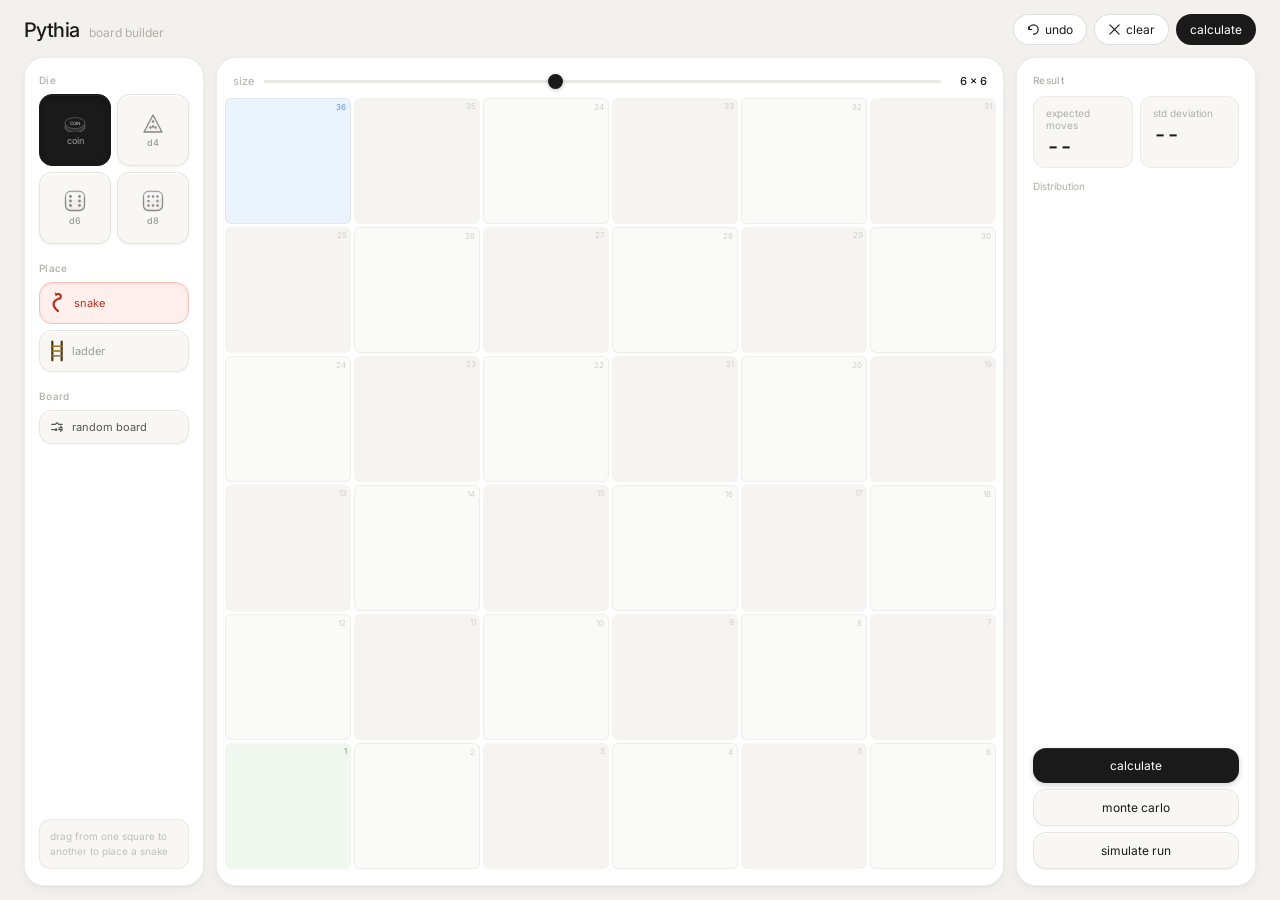
<file: archive/index_4.html>
<!DOCTYPE html>
<html lang="en">
<head>
<meta charset="UTF-8">
<meta name="viewport" content="width=device-width, initial-scale=1.0">
<title>Pythia</title>
<link href="https://fonts.googleapis.com/css2?family=Inter:wght@300;400;500&display=swap" rel="stylesheet">
<style>
* { box-sizing: border-box; margin: 0; padding: 0; }

body {
  font-family: 'Inter', -apple-system, sans-serif;
  background: #F2F1ED;
  height: 100vh;
  overflow: hidden;
}

.app {
  width: 100%;
  max-width: 1500px;
  margin: 0 auto;
  padding: 14px 24px;
  height: 100vh;
  display: flex;
  flex-direction: column;
}

.header {
  display: flex;
  align-items: center;
  justify-content: space-between;
  margin-bottom: 12px;
  flex-shrink: 0;
}

.logo-wrap { display: flex; align-items: baseline; gap: 10px; }
.logo { font-size: 20px; font-weight: 500; letter-spacing: -0.6px; color: #1A1A1A; }
.logo-sub { font-size: 12px; color: #B0AFA8; font-weight: 400; }

.header-actions { display: flex; gap: 7px; align-items: center; }

.hbtn {
  font-family: 'Inter', sans-serif;
  font-size: 12px;
  font-weight: 400;
  padding: 7px 13px;
  border-radius: 20px;
  border: 0.5px solid rgba(0,0,0,0.12);
  background: #fff;
  color: #1A1A1A;
  cursor: pointer;
  transition: all 0.12s;
  display: flex;
  align-items: center;
  gap: 5px;
}
.hbtn:hover { background: #F5F5F0; }
.hbtn.primary {
  background: #1A1A1A;
  color: #fff;
  border-color: transparent;
}
.hbtn.primary:hover { opacity: 0.85; }
.hbtn svg { flex-shrink: 0; }

.main {
  display: grid;
  grid-template-columns: 180px 1fr 240px;
  gap: 12px;
  flex: 1;
  min-height: 0;
}

.panel {
  background: #fff;
  border-radius: 20px;
  border: 0.5px solid rgba(0,0,0,0.07);
  box-shadow: 0 1px 3px rgba(0,0,0,0.04), 0 4px 12px rgba(0,0,0,0.04);
}

.left-panel {
  padding: 16px 14px;
  display: flex;
  flex-direction: column;
  gap: 18px;
  overflow: hidden;
}

.section-label {
  font-size: 10px;
  font-weight: 500;
  color: #B0AFA8;
  letter-spacing: 0.03em;
  margin-bottom: 8px;
}

.die-grid { display: grid; grid-template-columns: 1fr 1fr; gap: 6px; }

.die-card {
  aspect-ratio: 1;
  border-radius: 13px;
  border: 0.5px solid rgba(0,0,0,0.08);
  background: #F8F7F4;
  display: flex;
  flex-direction: column;
  align-items: center;
  justify-content: center;
  cursor: pointer;
  transition: all 0.13s;
  gap: 3px;
  box-shadow: 0 1px 0 rgba(255,255,255,0.9) inset, 0 1px 3px rgba(0,0,0,0.06);
}
.die-card:hover:not(.active) { background: #F0EFEA; }
.die-card.active {
  background: #1A1A1A;
  border-color: #1A1A1A;
  box-shadow: 0 2px 6px rgba(0,0,0,0.3) inset, 0 1px 0 rgba(255,255,255,0.08) inset;
}
.die-label { font-size: 9px; font-weight: 500; color: #999; }
.die-card.active .die-label { color: rgba(255,255,255,0.5); }

.piece-btns { display: flex; flex-direction: column; gap: 6px; }

.piece-btn {
  width: 100%;
  padding: 9px 10px;
  border-radius: 13px;
  border: 0.5px solid rgba(0,0,0,0.07);
  background: #F8F7F4;
  cursor: pointer;
  display: flex;
  align-items: center;
  gap: 8px;
  font-family: 'Inter', sans-serif;
  font-size: 11px;
  font-weight: 400;
  color: #999;
  transition: all 0.12s;
  user-select: none;
  box-shadow: 0 1px 0 rgba(255,255,255,0.9) inset, 0 1px 2px rgba(0,0,0,0.04);
}
.piece-btn.snake-btn.active-mode {
  background: #FFF0EE; border-color: #F5C4B8; color: #B83020;
  box-shadow: 0 1px 4px rgba(184,48,32,0.1) inset;
}
.piece-btn.ladder-btn.active-mode {
  background: #F0F7EE; border-color: #B8DEB0; color: #286A20;
  box-shadow: 0 1px 4px rgba(40,106,32,0.08) inset;
}

.side-btn {
  width: 100%;
  padding: 9px 10px;
  border-radius: 13px;
  border: 0.5px solid rgba(0,0,0,0.07);
  background: #F8F7F4;
  cursor: pointer;
  display: flex;
  align-items: center;
  gap: 8px;
  font-family: 'Inter', sans-serif;
  font-size: 11px;
  font-weight: 400;
  color: #555;
  transition: all 0.12s;
  box-shadow: 0 1px 0 rgba(255,255,255,0.9) inset, 0 1px 2px rgba(0,0,0,0.04);
}
.side-btn:hover { background: #F0EFEA; }

.hint-box {
  background: #F8F7F4;
  border-radius: 11px;
  padding: 9px 10px;
  font-size: 10px;
  color: #C0BFB8;
  line-height: 1.5;
  border: 0.5px solid rgba(0,0,0,0.05);
  margin-top: auto;
}

.board-card {
  padding: 16px;
  display: flex;
  flex-direction: column;
  min-height: 0;
}

.size-row {
  display: flex;
  align-items: center;
  gap: 10px;
  margin-bottom: 10px;
  flex-shrink: 0;
}

.size-label { font-size: 11px; color: #B0AFA8; font-weight: 400; }
.size-val { font-size: 11px; font-weight: 500; color: #1A1A1A; min-width: 36px; text-align: right; font-variant-numeric: tabular-nums; }

input[type=range] {
  flex: 1; -webkit-appearance: none;
  height: 3px; background: #E8E7E2; border-radius: 2px; outline: none;
}
input[type=range]::-webkit-slider-thumb {
  -webkit-appearance: none; width: 15px; height: 15px;
  border-radius: 50%; background: #1A1A1A; cursor: pointer;
  box-shadow: 0 1px 4px rgba(0,0,0,0.25);
}

.board-wrap {
  position: relative;
  flex: 1;
  min-height: 0;
  display: flex;
  align-items: center;
  justify-content: center;
}

.board-inner {
  position: relative;
  aspect-ratio: 1;
  height: 100%;
  max-height: 100%;
}

.board-grid {
  display: grid;
  gap: 3px;
  width: 100%;
  height: 100%;
}

.sq {
  border-radius: 6px;
  background: #F5F4F0;
  display: flex;
  align-items: flex-start;
  justify-content: flex-end;
  padding: 3px 4px;
  font-size: 8px;
  color: #D0CFC8;
  font-weight: 400;
  user-select: none;
  position: relative;
  min-height: 0;
  cursor: pointer;
  transition: background 0.15s;
}
.sq.light { background: #FAFAF8; border: 0.5px solid rgba(0,0,0,0.05); }
.sq.finish { background: #EBF3FF; color: #5B90CC; }
.sq.start-sq { background: #F0F7EE; color: #6BAA60; }
.sq.highlight { background: #FFF7E6; border: 1.5px solid #E8B840 !important; }

.overlay-svg {
  position: absolute; top: 0; left: 0;
  width: 100%; height: 100%;
  pointer-events: none; overflow: visible;
}
.drag-preview {
  position: absolute; top: 0; left: 0;
  width: 100%; height: 100%;
  pointer-events: none; overflow: visible;
}

.right-panel {
  padding: 16px;
  display: flex;
  flex-direction: column;
  gap: 0;
  overflow-y: auto;
  min-height: 0;
}

.stat-grid { display: grid; grid-template-columns: 1fr 1fr; gap: 7px; margin-bottom: 12px; }

.stat-block {
  background: #F8F7F4;
  border-radius: 12px;
  padding: 10px 12px;
  border: 0.5px solid rgba(0,0,0,0.05);
}
.stat-block.full { grid-column: 1 / -1; }
.stat-label { font-size: 10px; color: #B0AFA8; font-weight: 400; margin-bottom: 4px; }
.stat-value {
  font-size: 22px; font-weight: 500; color: #1A1A1A;
  letter-spacing: -0.8px; line-height: 1;
  font-variant-numeric: tabular-nums;
}
.stat-value.sm { font-size: 15px; letter-spacing: -0.4px; }

.hist-wrap { margin-bottom: 8px; }
.hist-label { font-size: 10px; color: #B0AFA8; font-weight: 400; margin-bottom: 6px; }
.hist-canvas-wrap { width: 100%; height: 90px; position: relative; }
#hist { width: 100%; height: 100%; display: block; }
.hist-axis { display: flex; justify-content: space-between; margin-top: 3px; margin-bottom: 12px; }
.hist-axis span { font-size: 9px; color: #C8C7C0; font-variant-numeric: tabular-nums; }

.heatmap-toggle {
  display: flex;
  align-items: center;
  justify-content: space-between;
  padding: 9px 12px;
  background: #F8F7F4;
  border-radius: 12px;
  border: 0.5px solid rgba(0,0,0,0.05);
  cursor: pointer;
  margin-bottom: 10px;
  font-size: 11px;
  color: #555;
  font-weight: 400;
  user-select: none;
}
.heatmap-toggle .toggle-pill {
  width: 28px; height: 16px;
  border-radius: 8px;
  background: #E0DFD8;
  position: relative;
  transition: background 0.2s;
  flex-shrink: 0;
}
.heatmap-toggle .toggle-pill::after {
  content: '';
  position: absolute;
  width: 12px; height: 12px;
  border-radius: 50%;
  background: #fff;
  top: 2px; left: 2px;
  transition: transform 0.2s;
  box-shadow: 0 1px 3px rgba(0,0,0,0.2);
}
.heatmap-toggle.on .toggle-pill { background: #1A1A1A; }
.heatmap-toggle.on .toggle-pill::after { transform: translateX(12px); }

.action-btns { display: flex; flex-direction: column; gap: 6px; margin-top: auto; padding-top: 12px; }

.abtn {
  width: 100%;
  font-family: 'Inter', sans-serif;
  font-size: 12px;
  font-weight: 400;
  padding: 10px 14px;
  border-radius: 13px;
  border: none;
  cursor: pointer;
  transition: all 0.12s;
}
.abtn.primary {
  background: #1A1A1A; color: #fff;
  box-shadow: 0 2px 6px rgba(0,0,0,0.18), 0 1px 0 rgba(255,255,255,0.08) inset;
}
.abtn.primary:hover { opacity: 0.88; }
.abtn.secondary {
  background: #F8F7F4; color: #1A1A1A;
  border: 0.5px solid rgba(0,0,0,0.08);
  box-shadow: 0 1px 0 rgba(255,255,255,0.9) inset, 0 1px 2px rgba(0,0,0,0.04);
}
.abtn.secondary:hover { background: #F0EFEA; }
.abtn:disabled { opacity: 0.35; cursor: not-allowed; }
</style>
</head>
<body>
<div class="app">

  <div class="header">
    <div class="logo-wrap">
      <span class="logo">Pythia</span>
      <span class="logo-sub">board builder</span>
    </div>
    <div class="header-actions">
      <button class="hbtn" id="undo-btn">
        <svg width="13" height="13" viewBox="0 0 14 14" fill="none"><path d="M2 7 C2 4.2 4.2 2 7 2 C9.8 2 12 4.2 12 7 C12 9.8 9.8 12 7 12" stroke="#1A1A1A" stroke-width="1.3" stroke-linecap="round"/><path d="M2 4 L2 7 L5 7" stroke="#1A1A1A" stroke-width="1.3" stroke-linecap="round" stroke-linejoin="round"/></svg>
        undo
      </button>
      <button class="hbtn" id="clear-btn">
        <svg width="13" height="13" viewBox="0 0 14 14" fill="none"><path d="M2 2 L12 12 M12 2 L2 12" stroke="#1A1A1A" stroke-width="1.3" stroke-linecap="round"/></svg>
        clear
      </button>
      <button class="hbtn primary" id="calc-btn">calculate</button>
    </div>
  </div>

  <div class="main">

    <div class="panel left-panel">
      <div>
        <div class="section-label">Die</div>
        <div class="die-grid">
          <div class="die-card active" data-die="coin">
            <svg width="26" height="18" viewBox="0 0 26 18" fill="none">
              <ellipse cx="13" cy="13" rx="10" ry="5.5" fill="rgba(255,255,255,0.1)" stroke="rgba(255,255,255,0.25)" stroke-width="1.1"/>
              <ellipse cx="13" cy="9" rx="10" ry="5.5" fill="#1A1A1A" stroke="rgba(255,255,255,0.22)" stroke-width="1.1"/>
              <text x="13" y="11" text-anchor="middle" font-size="4.5" fill="rgba(255,255,255,0.65)" font-family="Inter,sans-serif" font-weight="500">COIN</text>
            </svg>
            <div class="die-label">coin</div>
          </div>
          <div class="die-card" data-die="d4">
            <svg width="22" height="21" viewBox="0 0 22 21" fill="none">
              <path d="M11 2 L20 19 L2 19 Z" stroke="#888" stroke-width="1.3" stroke-linejoin="round" fill="rgba(0,0,0,0.03)"/>
              <circle cx="11" cy="8.5" r="1.2" fill="#888"/>
              <circle cx="8.5" cy="14.5" r="1.2" fill="#888"/>
              <circle cx="13.5" cy="14.5" r="1.2" fill="#888"/>
              <circle cx="11" cy="13.5" r="1.2" fill="#888"/>
            </svg>
            <div class="die-label">d4</div>
          </div>
          <div class="die-card" data-die="d6">
            <svg width="22" height="22" viewBox="0 0 22 22" fill="none">
              <rect x="1.5" y="1.5" width="19" height="19" rx="5" fill="rgba(0,0,0,0.03)" stroke="#888" stroke-width="1.3"/>
              <rect x="1.5" y="1.5" width="19" height="8" rx="5" fill="rgba(255,255,255,0.55)" stroke="none"/>
              <circle cx="6.5" cy="6.5" r="1.4" fill="#888"/>
              <circle cx="15.5" cy="6.5" r="1.4" fill="#888"/>
              <circle cx="6.5" cy="15.5" r="1.4" fill="#888"/>
              <circle cx="15.5" cy="15.5" r="1.4" fill="#888"/>
              <circle cx="6.5" cy="11" r="1.4" fill="#888"/>
              <circle cx="15.5" cy="11" r="1.4" fill="#888"/>
            </svg>
            <div class="die-label">d6</div>
          </div>
          <div class="die-card" data-die="d8">
            <svg width="22" height="22" viewBox="0 0 22 22" fill="none">
              <rect x="1.5" y="1.5" width="19" height="19" rx="5" fill="rgba(0,0,0,0.03)" stroke="#888" stroke-width="1.3"/>
              <rect x="1.5" y="1.5" width="19" height="8" rx="5" fill="rgba(255,255,255,0.55)" stroke="none"/>
              <circle cx="6.5" cy="6.5" r="1.2" fill="#888"/>
              <circle cx="15.5" cy="6.5" r="1.2" fill="#888"/>
              <circle cx="6.5" cy="15.5" r="1.2" fill="#888"/>
              <circle cx="15.5" cy="15.5" r="1.2" fill="#888"/>
              <circle cx="11" cy="6.5" r="1.2" fill="#888"/>
              <circle cx="11" cy="15.5" r="1.2" fill="#888"/>
              <circle cx="6.5" cy="11" r="1.2" fill="#888"/>
              <circle cx="15.5" cy="11" r="1.2" fill="#888"/>
            </svg>
            <div class="die-label">d8</div>
          </div>
        </div>
      </div>

      <div>
        <div class="section-label">Place</div>
        <div class="piece-btns">
          <div class="piece-btn snake-btn active-mode" id="btn-snake">
            <svg width="16" height="22" viewBox="0 0 22 28" fill="none">
              <path d="M11 25 C5 21 3 15 7 11 C11 7 15 9 15 5 C15 2 12 1 9 2" stroke="#B83020" stroke-width="3" stroke-linecap="round" fill="none"/>
              <ellipse cx="9" cy="2" rx="2.5" ry="1.8" fill="#B83020" transform="rotate(-15 9 2)"/>
              <path d="M7.5 1 L6 0" stroke="#E8705A" stroke-width="1" stroke-linecap="round"/>
              <path d="M8.5 0.5 L7.5 -0.5" stroke="#E8705A" stroke-width="1" stroke-linecap="round"/>
            </svg>
            snake
          </div>
          <div class="piece-btn ladder-btn" id="btn-ladder">
            <svg width="14" height="22" viewBox="0 0 18 28" fill="none">
              <line x1="3" y1="2" x2="3" y2="26" stroke="#4A3510" stroke-width="2.8" stroke-linecap="round"/>
              <line x1="15" y1="2" x2="15" y2="26" stroke="#4A3510" stroke-width="2.8" stroke-linecap="round"/>
              <line x1="3" y1="8" x2="15" y2="8" stroke="#8B6320" stroke-width="2" stroke-linecap="round"/>
              <line x1="3" y1="14" x2="15" y2="14" stroke="#8B6320" stroke-width="2" stroke-linecap="round"/>
              <line x1="3" y1="20" x2="15" y2="20" stroke="#8B6320" stroke-width="2" stroke-linecap="round"/>
              <line x1="3" y1="8" x2="15" y2="8" stroke="#C8973A" stroke-width="0.7" stroke-linecap="round"/>
              <line x1="3" y1="14" x2="15" y2="14" stroke="#C8973A" stroke-width="0.7" stroke-linecap="round"/>
              <line x1="3" y1="20" x2="15" y2="20" stroke="#C8973A" stroke-width="0.7" stroke-linecap="round"/>
            </svg>
            ladder
          </div>
        </div>
      </div>

      <div>
        <div class="section-label">Board</div>
        <button class="side-btn" id="random-btn">
          <svg width="14" height="14" viewBox="0 0 16 16" fill="none">
            <path d="M2 5 L6 5 L8 3 L10 5 L14 5" stroke="#555" stroke-width="1.3" stroke-linecap="round" stroke-linejoin="round"/>
            <path d="M2 11 L6 11" stroke="#555" stroke-width="1.3" stroke-linecap="round"/>
            <path d="M10 9 L14 9 L12 7 M10 11 L14 11 L12 13" stroke="#555" stroke-width="1.3" stroke-linecap="round" stroke-linejoin="round"/>
            <circle cx="7" cy="11" r="1.5" fill="#555"/>
          </svg>
          random board
        </button>
      </div>

      <div class="hint-box" id="hint-text">drag from one square to another to place a snake</div>
    </div>

    <div class="panel board-card">
      <div class="size-row">
        <span class="size-label">size</span>
        <input type="range" min="3" max="10" value="6" step="1" id="size-slider">
        <span class="size-val" id="size-out">6 x 6</span>
      </div>
      <div class="board-wrap">
        <div class="board-inner" id="board-inner">
          <div class="board-grid" id="grid"></div>
          <svg class="overlay-svg" id="overlay"></svg>
          <svg class="drag-preview" id="preview"></svg>
        </div>
      </div>
    </div>

    <div class="panel right-panel">
      <div class="section-label" style="margin-bottom:10px;">Result</div>
      <div class="stat-grid">
        <div class="stat-block">
          <div class="stat-label">expected moves</div>
          <div class="stat-value" id="res-mean">--</div>
        </div>
        <div class="stat-block">
          <div class="stat-label">std deviation</div>
          <div class="stat-value" id="res-std">--</div>
        </div>
        <div class="stat-block full" id="sim-block" style="display:none;">
          <div class="stat-label">last run</div>
          <div class="stat-value sm"><span id="sim-steps">--</span> steps</div>
        </div>
      </div>

      <div class="heatmap-toggle" id="heatmap-toggle" style="display:none;">
        <span>hitting time heatmap</span>
        <div class="toggle-pill"></div>
      </div>

      <div class="hist-wrap">
        <div class="hist-label">Distribution</div>
        <div class="hist-canvas-wrap">
          <canvas id="hist"></canvas>
        </div>
        <div class="hist-axis">
          <span id="hist-min"></span>
          <span id="hist-mid"></span>
          <span id="hist-max"></span>
        </div>
      </div>

      <div class="action-btns">
        <button class="abtn primary" id="calc-btn2">calculate</button>
        <button class="abtn secondary" id="monte-btn">monte carlo</button>
        <button class="abtn secondary" id="sim-btn">simulate run</button>
      </div>
    </div>

  </div>
</div>

<script>
let N = 6;
let mode = 'snake';
let connectors = [];
let history = [];
let isDragging = false;
let dragStartSq = null;
let dragStartPos = null;
let dragCurrentPos = null;
let simRunning = false;
let simCancel = false;
let tokenEl = null;
let barHeights = [];
let currentTokenColour = 0;
let hittingTimes = null;
let heatmapOn = false;
let lastResults = null;

const TOKEN_COLOURS = [
  { body:'#2980D9', top:'#5DADE2', base:'#1a6bb5', shine:'rgba(255,255,255,0.3)' },
  { body:'#C0392B', top:'#E74C3C', base:'#922B21', shine:'rgba(255,255,255,0.25)' },
  { body:'#27AE60', top:'#2ECC71', base:'#1E8449', shine:'rgba(255,255,255,0.25)' },
  { body:'#D35400', top:'#E67E22', base:'#A04000', shine:'rgba(255,255,255,0.25)' },
  { body:'#8E44AD', top:'#9B59B6', base:'#6C3483', shine:'rgba(255,255,255,0.25)' },
  { body:'#17202A', top:'#2C3E50', base:'#0d1117', shine:'rgba(255,255,255,0.2)' },
];

const dieMap = { coin:[1,2], d4:[1,2,3,4], d6:[1,2,3,4,5,6], d8:[1,2,3,4,5,6,7,8] };
let dieFaces = [1, 2];

function randomBoard() {
  const sizes = [6,7,8,9,10];
  const n = sizes[Math.floor(Math.random()*sizes.length)];
  const total = n*n;
  const newConnectors = [];
  const usedFrom = new Set();
  const usedTo = new Set();

  const numSnakes = Math.floor(n * 0.6 + Math.random() * n * 0.4);
  const numLadders = Math.floor(n * 0.5 + Math.random() * n * 0.4);

  let attempts = 0;
  while (newConnectors.filter(c=>c.type==='snake').length < numSnakes && attempts < 500) {
    attempts++;
    const from = Math.floor(Math.random()*(total-2))+2;
    const minDrop = Math.ceil((from-1)*0.2);
    const to = Math.floor(Math.random()*(from-1-minDrop))+1+minDrop;
    if (to < 1 || from === total) continue;
    if (usedFrom.has(from) || usedTo.has(to)) continue;
    if (from === to) continue;
    usedFrom.add(from);
    usedTo.add(to);
    newConnectors.push({ from, to, type:'snake' });
  }

  attempts = 0;
  while (newConnectors.filter(c=>c.type==='ladder').length < numLadders && attempts < 500) {
    attempts++;
    const from = Math.floor(Math.random()*(total-2))+1;
    const minClimb = Math.ceil((total-from)*0.2);
    const to = from + minClimb + Math.floor(Math.random()*(total-from-minClimb));
    if (to >= total) continue;
    if (usedFrom.has(from) || usedTo.has(to)) continue;
    if (from === to) continue;
    usedFrom.add(from);
    usedTo.add(to);
    newConnectors.push({ from, to, type:'ladder' });
  }

  return { n, connectors: newConnectors };
}

document.querySelectorAll('.die-card').forEach(btn => {
  btn.addEventListener('click', () => {
    document.querySelectorAll('.die-card').forEach(b => b.classList.remove('active'));
    btn.classList.add('active');
    dieFaces = dieMap[btn.dataset.die];
    updateDieColors();
  });
});

function updateDieColors() {
  document.querySelectorAll('.die-card').forEach(card => {
    const isActive = card.classList.contains('active');
    card.querySelectorAll('circle, path, ellipse, rect, line').forEach(el => {
      const s = el.getAttribute('stroke');
      const f = el.getAttribute('fill');
      if (s && !s.includes('rgba') && !s.includes('#1A1A1A') && s !== 'none')
        el.setAttribute('stroke', isActive ? 'rgba(255,255,255,0.45)' : '#888');
      if (f && !f.includes('rgba') && f !== '#1A1A1A' && f !== 'none')
        el.setAttribute('fill', isActive ? 'rgba(255,255,255,0.45)' : '#888');
    });
    card.querySelectorAll('text').forEach(el => el.setAttribute('fill', isActive ? 'rgba(255,255,255,0.65)' : '#888'));
    const lbl = card.querySelector('.die-label');
    if (lbl) lbl.style.color = isActive ? 'rgba(255,255,255,0.5)' : '#999';
  });
}

document.getElementById('btn-snake').addEventListener('click', () => {
  mode = 'snake';
  document.getElementById('btn-snake').classList.add('active-mode');
  document.getElementById('btn-ladder').classList.remove('active-mode');
  setHint('drag from one square to another to place a snake');
});

document.getElementById('btn-ladder').addEventListener('click', () => {
  mode = 'ladder';
  document.getElementById('btn-ladder').classList.add('active-mode');
  document.getElementById('btn-snake').classList.remove('active-mode');
  setHint('drag from one square to another to place a ladder');
});

function setHint(msg) { document.getElementById('hint-text').textContent = msg; }

document.getElementById('size-slider').addEventListener('input', e => {
  N = parseInt(e.target.value);
  document.getElementById('size-out').textContent = `${N} x ${N}`;
  connectors = []; history = [];
  hittingTimes = null; heatmapOn = false;
  cancelSim();
  buildGrid();
});

document.getElementById('clear-btn').addEventListener('click', () => {
  history.push([...connectors]);
  connectors = [];
  hittingTimes = null; heatmapOn = false;
  cancelSim(); clearResults(); buildGrid();
});

document.getElementById('undo-btn').addEventListener('click', () => {
  if (history.length === 0) return;
  connectors = history.pop();
  buildGrid(); redrawOverlay();
});

document.getElementById('random-btn').addEventListener('click', () => {
  history.push([...connectors]);
  const board = randomBoard();
  N = board.n;
  connectors = board.connectors;
  document.getElementById('size-slider').value = N;
  document.getElementById('size-out').textContent = `${N} x ${N}`;
  hittingTimes = null; heatmapOn = false;
  clearResults(); buildGrid(); redrawOverlay();
});

document.getElementById('heatmap-toggle').addEventListener('click', () => {
  if (!hittingTimes) return;
  heatmapOn = !heatmapOn;
  const tog = document.getElementById('heatmap-toggle');
  heatmapOn ? tog.classList.add('on') : tog.classList.remove('on');
  applyHeatmap();
});

function clearResults() {
  document.getElementById('res-mean').textContent = '--';
  document.getElementById('res-std').textContent = '--';
  document.getElementById('sim-block').style.display = 'none';
  document.getElementById('heatmap-toggle').style.display = 'none';
  clearHist();
}

function cellToSquare(row, col) {
  const r = N-1-row;
  return r%2===0 ? r*N+col+1 : r*N+(N-col);
}

function squareToCell(sq) {
  const r = Math.floor((sq-1)/N);
  const pos = (sq-1)%N;
  const row = N-1-r;
  const col = r%2===0 ? pos : N-1-pos;
  return { row, col };
}

function getSquareFromPoint(x, y) {
  const grid = document.getElementById('grid');
  const rect = grid.getBoundingClientRect();
  const cellW = rect.width/N, cellH = rect.height/N;
  const col = Math.floor((x-rect.left)/cellW);
  const row = Math.floor((y-rect.top)/cellH);
  if (col<0||col>=N||row<0||row>=N) return null;
  return cellToSquare(row, col);
}

function getCellCenter(sq) {
  const {row,col} = squareToCell(sq);
  const grid = document.getElementById('grid');
  const rect = grid.getBoundingClientRect();
  const cellW = rect.width/N, cellH = rect.height/N;
  return { x:col*cellW+cellW/2, y:row*cellH+cellH/2, w:cellW };
}

function getCellRect(sq) {
  const {row,col} = squareToCell(sq);
  const grid = document.getElementById('grid');
  const gridRect = grid.getBoundingClientRect();
  const wrapRect = document.getElementById('board-inner').getBoundingClientRect();
  const cellW = gridRect.width/N, cellH = gridRect.height/N;
  return {
    x:(gridRect.left-wrapRect.left)+col*cellW,
    y:(gridRect.top-wrapRect.top)+row*cellH,
    w:cellW, h:cellH
  };
}

function buildGrid() {
  const grid = document.getElementById('grid');
  grid.innerHTML = '';
  grid.style.gridTemplateColumns = `repeat(${N},1fr)`;
  grid.style.gridTemplateRows = `repeat(${N},1fr)`;
  for (let row=0;row<N;row++) {
    for (let col=0;col<N;col++) {
      const sq = cellToSquare(row,col);
      const div = document.createElement('div');
      div.className = 'sq'+((row+col)%2===0?' light':'');
      if (sq===N*N) div.classList.add('finish');
      if (sq===1) div.classList.add('start-sq');
      div.dataset.sq = sq;
      const num = document.createElement('span');
      num.textContent = sq;
      div.appendChild(num);
      grid.appendChild(div);
    }
  }
  if (tokenEl) { tokenEl.remove(); tokenEl=null; }
  if (heatmapOn && hittingTimes) applyHeatmap();
  redrawOverlay();
}

function applyHeatmap() {
  if (!hittingTimes) return;
  const total = N*N;
  const vals = Object.values(hittingTimes).filter(v=>isFinite(v));
  const minV = Math.min(...vals), maxV = Math.max(...vals);
  const range = maxV-minV || 1;
  document.querySelectorAll('.sq').forEach(el => {
    const sq = parseInt(el.dataset.sq);
    if (!heatmapOn) {
      el.style.background = '';
      return;
    }
    if (sq === total) { el.style.background = ''; return; }
    const v = hittingTimes[sq];
    if (v === undefined || !isFinite(v)) { el.style.background = ''; return; }
    const t = (v-minV)/range;
    const r = Math.round(235 - t*80);
    const g = Math.round(245 - t*120);
    const b2 = Math.round(255 - t*180);
    el.style.background = `rgb(${r},${g},${b2})`;
  });
}

const boardInner = document.getElementById('board-inner');

boardInner.addEventListener('mousedown', e => {
  if (simRunning) return;
  const sq = getSquareFromPoint(e.clientX, e.clientY);
  if (!sq) return;
  isDragging = true;
  dragStartSq = sq;
  const grid = document.getElementById('grid');
  const rect = grid.getBoundingClientRect();
  dragStartPos = { x:e.clientX-rect.left, y:e.clientY-rect.top };
  dragCurrentPos = { ...dragStartPos };
  highlightSquare(sq, true);
  e.preventDefault();
});

window.addEventListener('mousemove', e => {
  if (!isDragging) return;
  const grid = document.getElementById('grid');
  const rect = grid.getBoundingClientRect();
  dragCurrentPos = { x:e.clientX-rect.left, y:e.clientY-rect.top };
  drawPreview();
});

window.addEventListener('mouseup', e => {
  if (!isDragging) return;
  isDragging = false;
  highlightSquare(dragStartSq, false);
  clearPreview();
  const endSq = getSquareFromPoint(e.clientX, e.clientY);
  if (!endSq||endSq===dragStartSq) { dragStartSq=null; return; }
  if (mode==='snake'&&endSq>=dragStartSq) {
    setHint('snakes must go downward -- try again');
    dragStartSq=null; return;
  }
  if (mode==='ladder'&&endSq<=dragStartSq) {
    setHint('ladders must go upward -- try again');
    dragStartSq=null; return;
  }
  if (connectors.find(c=>c.from===dragStartSq||c.from===endSq)) {
    setHint('that square already has a connector head -- try again');
    dragStartSq=null; return;
  }
  history.push([...connectors]);
  connectors.push({ from:dragStartSq, to:endSq, type:mode });
  setHint(mode==='snake'?'drag from one square to another to place a snake':'drag from one square to another to place a ladder');
  dragStartSq=null;
  redrawOverlay();
});

function highlightSquare(sq, on) {
  document.querySelectorAll('.sq').forEach(el => {
    if (parseInt(el.dataset.sq)===sq)
      on ? el.classList.add('highlight') : el.classList.remove('highlight');
  });
}

function drawPreview() {
  const svg = document.getElementById('preview');
  svg.innerHTML = '';
  const grid = document.getElementById('grid');
  svg.setAttribute('viewBox',`0 0 ${grid.offsetWidth} ${grid.offsetHeight}`);
  if (!dragStartPos||!dragCurrentPos) return;
  const cellW = grid.offsetWidth/N;
  if (mode==='snake') drawSnake(svg,dragStartPos.x,dragStartPos.y,dragCurrentPos.x,dragCurrentPos.y,cellW,0.45);
  else drawLadder(svg,dragStartPos.x,dragStartPos.y,dragCurrentPos.x,dragCurrentPos.y,cellW,0.45);
}

function clearPreview() { document.getElementById('preview').innerHTML=''; }

function drawSnake(svg, x1, y1, x2, y2, cellW, opacity) {
  const dx=x2-x1, dy=y2-y1;
  const len=Math.sqrt(dx*dx+dy*dy);
  if (len<2) return;
  const ux=dx/len, uy=dy/len;
  const nx=-uy, ny=ux;
  const amp=cellW*0.32;
  const d=`M${x1},${y1} C${x1+dx*0.25+nx*amp},${y1+dy*0.25+ny*amp} ${x1+dx*0.65-nx*amp},${y1+dy*0.65-ny*amp} ${x2},${y2}`;

  const makeP = (sw, sc) => {
    const p=document.createElementNS('http://www.w3.org/2000/svg','path');
    p.setAttribute('d',d); p.setAttribute('stroke',sc);
    p.setAttribute('stroke-width',sw); p.setAttribute('stroke-linecap','round');
    p.setAttribute('fill','none'); p.setAttribute('opacity',opacity);
    svg.appendChild(p); return p;
  };
  makeP(cellW*0.22,'#8B2A2A');
  makeP(cellW*0.14,'#C0392B');
  makeP(cellW*0.05,'#F0705A');

  const headR=cellW*0.12;
  const angle=Math.atan2(dy,dx)*180/Math.PI+90;

  const ho=document.createElementNS('http://www.w3.org/2000/svg','ellipse');
  ho.setAttribute('cx',x1); ho.setAttribute('cy',y1);
  ho.setAttribute('rx',headR*1.5); ho.setAttribute('ry',headR*1.1);
  ho.setAttribute('transform',`rotate(${angle} ${x1} ${y1})`);
  ho.setAttribute('fill','#8B2A2A'); ho.setAttribute('opacity',opacity);
  svg.appendChild(ho);

  const h=document.createElementNS('http://www.w3.org/2000/svg','ellipse');
  h.setAttribute('cx',x1); h.setAttribute('cy',y1);
  h.setAttribute('rx',headR*1.3); h.setAttribute('ry',headR);
  h.setAttribute('transform',`rotate(${angle} ${x1} ${y1})`);
  h.setAttribute('fill','#C0392B'); h.setAttribute('opacity',opacity);
  svg.appendChild(h);

  const shine=document.createElementNS('http://www.w3.org/2000/svg','ellipse');
  shine.setAttribute('cx',x1+nx*headR*0.3); shine.setAttribute('cy',y1+ny*headR*0.3);
  shine.setAttribute('rx',headR*0.5); shine.setAttribute('ry',headR*0.28);
  shine.setAttribute('transform',`rotate(${angle} ${x1+nx*headR*0.3} ${y1+ny*headR*0.3})`);
  shine.setAttribute('fill','rgba(255,255,255,0.22)'); shine.setAttribute('opacity',opacity);
  svg.appendChild(shine);

  const eye=document.createElementNS('http://www.w3.org/2000/svg','circle');
  eye.setAttribute('cx',x1+nx*headR*0.55); eye.setAttribute('cy',y1+ny*headR*0.55);
  eye.setAttribute('r',headR*0.3); eye.setAttribute('fill','#1a0505');
  eye.setAttribute('opacity',opacity); svg.appendChild(eye);

  const eyeS=document.createElementNS('http://www.w3.org/2000/svg','circle');
  eyeS.setAttribute('cx',x1+nx*headR*0.55+headR*0.1); eyeS.setAttribute('cy',y1+ny*headR*0.55-headR*0.1);
  eyeS.setAttribute('r',headR*0.1); eyeS.setAttribute('fill','rgba(255,255,255,0.6)');
  eyeS.setAttribute('opacity',opacity); svg.appendChild(eyeS);

  [[1],[-1]].forEach(([s]) => {
    const t=document.createElementNS('http://www.w3.org/2000/svg','line');
    t.setAttribute('x1',x1+ux*headR*0.5); t.setAttribute('y1',y1+uy*headR*0.5);
    t.setAttribute('x2',x1+ux*headR*0.5+(-ux+nx*s*0.7)*headR*1.3);
    t.setAttribute('y2',y1+uy*headR*0.5+(-uy+ny*s*0.7)*headR*1.3);
    t.setAttribute('stroke','#F0705A'); t.setAttribute('stroke-width',headR*0.32);
    t.setAttribute('stroke-linecap','round'); t.setAttribute('opacity',opacity);
    svg.appendChild(t);
  });
}

function drawLadder(svg, x1, y1, x2, y2, cellW, opacity) {
  const dx=x2-x1, dy=y2-y1;
  const len=Math.sqrt(dx*dx+dy*dy);
  if (len<2) return;
  const nx=-dy/len, ny=dx/len;
  const off=cellW*0.08;

  [-1,1].forEach(s => {
    const makeL=(sw,sc,mult=1)=>{
      const l=document.createElementNS('http://www.w3.org/2000/svg','line');
      l.setAttribute('x1',x1+nx*off*s*mult); l.setAttribute('y1',y1+ny*off*s*mult);
      l.setAttribute('x2',x2+nx*off*s*mult); l.setAttribute('y2',y2+ny*off*s*mult);
      l.setAttribute('stroke',sc); l.setAttribute('stroke-width',sw);
      l.setAttribute('stroke-linecap','round'); l.setAttribute('opacity',opacity);
      svg.appendChild(l);
    };
    makeL(cellW*0.072,'#4A3510',1.15);
    makeL(cellW*0.052,'#8B6320',1);
    makeL(cellW*0.016,'#C8973A',0.7);
  });

  const numRungs=Math.max(3,Math.floor(len/(cellW*0.5)));
  for (let i=1;i<numRungs;i++) {
    const t=i/numRungs;
    const makeR=(sw,sc,mult=1)=>{
      const r=document.createElementNS('http://www.w3.org/2000/svg','line');
      r.setAttribute('x1',x1+dx*t+nx*off*mult); r.setAttribute('y1',y1+dy*t+ny*off*mult);
      r.setAttribute('x2',x1+dx*t-nx*off*mult); r.setAttribute('y2',y1+dy*t-ny*off*mult);
      r.setAttribute('stroke',sc); r.setAttribute('stroke-width',sw);
      r.setAttribute('stroke-linecap','round'); r.setAttribute('opacity',opacity);
      svg.appendChild(r);
    };
    makeR(cellW*0.058,'#4A3510',1.15);
    makeR(cellW*0.040,'#8B6320',1);
    makeR(cellW*0.013,'#C8973A',0.7);
  }
}

function redrawOverlay() {
  const svg=document.getElementById('overlay');
  svg.innerHTML='';
  const grid=document.getElementById('grid');
  svg.setAttribute('viewBox',`0 0 ${grid.offsetWidth} ${grid.offsetHeight}`);
  connectors.forEach(c => {
    const f=getCellCenter(c.from), t=getCellCenter(c.to);
    if (c.type==='snake') drawSnake(svg,f.x,f.y,t.x,t.y,f.w,1);
    else drawLadder(svg,f.x,f.y,t.x,t.y,f.w,1);
  });
}

function makeToken(cellW, colour) {
  const s=Math.max(12,cellW*0.46);
  const svg=document.createElementNS('http://www.w3.org/2000/svg','svg');
  svg.setAttribute('width',s); svg.setAttribute('height',s*0.7);
  svg.setAttribute('viewBox','0 0 40 28');
  const shadow=document.createElementNS('http://www.w3.org/2000/svg','ellipse');
  shadow.setAttribute('cx','20'); shadow.setAttribute('cy','26');
  shadow.setAttribute('rx','12'); shadow.setAttribute('ry','2');
  shadow.setAttribute('fill','rgba(0,0,0,0.14)');
  svg.appendChild(shadow);
  const outer=document.createElementNS('http://www.w3.org/2000/svg','ellipse');
  outer.setAttribute('cx','20'); outer.setAttribute('cy','18');
  outer.setAttribute('rx','16'); outer.setAttribute('ry','7');
  outer.setAttribute('fill',colour.base);
  svg.appendChild(outer);
  const disc=document.createElementNS('http://www.w3.org/2000/svg','ellipse');
  disc.setAttribute('cx','20'); disc.setAttribute('cy','16');
  disc.setAttribute('rx','16'); disc.setAttribute('ry','7');
  disc.setAttribute('fill',colour.body);
  svg.appendChild(disc);
  const ring1=document.createElementNS('http://www.w3.org/2000/svg','ellipse');
  ring1.setAttribute('cx','20'); ring1.setAttribute('cy','16');
  ring1.setAttribute('rx','11'); ring1.setAttribute('ry','4.8');
  ring1.setAttribute('fill',colour.top);
  svg.appendChild(ring1);
  const ring2=document.createElementNS('http://www.w3.org/2000/svg','ellipse');
  ring2.setAttribute('cx','20'); ring2.setAttribute('cy','16');
  ring2.setAttribute('rx','6'); ring2.setAttribute('ry','2.5');
  ring2.setAttribute('fill',colour.body);
  svg.appendChild(ring2);
  const shineEl=document.createElementNS('http://www.w3.org/2000/svg','ellipse');
  shineEl.setAttribute('cx','14'); shineEl.setAttribute('cy','12');
  shineEl.setAttribute('rx','7'); shineEl.setAttribute('ry','3');
  shineEl.setAttribute('fill','rgba(255,255,255,0.26)');
  svg.appendChild(shineEl);
  return { svg, s };
}

function placeToken(sq) {
  const wrap=document.getElementById('board-inner');
  if (tokenEl) { tokenEl.remove(); tokenEl=null; }
  if (sq===null) return;
  const cell=getCellRect(sq);
  const colour=TOKEN_COLOURS[currentTokenColour];
  const {svg,s}=makeToken(cell.w,colour);
  svg.style.position='absolute';
  svg.style.left=(cell.x+cell.w/2-s/2)+'px';
  svg.style.top=(cell.y+cell.h/2-s*0.35)+'px';
  svg.style.pointerEvents='none';
  svg.style.zIndex='10';
  wrap.appendChild(svg);
  tokenEl=svg;
}

function gaussianElimination(A,b) {
  const n=b.length;
  const aug=A.map((row,i)=>[...row,b[i]]);
  for (let col=0;col<n;col++) {
    let maxRow=col;
    for (let row=col+1;row<n;row++)
      if (Math.abs(aug[row][col])>Math.abs(aug[maxRow][col])) maxRow=row;
    [aug[col],aug[maxRow]]=[aug[maxRow],aug[col]];
    const piv=aug[col][col];
    if (Math.abs(piv)<1e-12) continue;
    for (let j=col;j<=n;j++) aug[col][j]/=piv;
    for (let row=0;row<n;row++) {
      if (row===col) continue;
      const f=aug[row][col];
      for (let j=col;j<=n;j++) aug[row][j]-=f*aug[col][j];
    }
  }
  return aug.map(row=>row[n]);
}

function buildMoveFunction() {
  const snakes={},ladders={};
  connectors.forEach(c => {
    if (c.type==='snake') snakes[c.from]=c.to;
    else ladders[c.from]=c.to;
  });
  return sq => sq in snakes ? snakes[sq] : sq in ladders ? ladders[sq] : sq;
}

function runMarkov() {
  const total=N*N;
  const move=buildMoveFunction();
  const p=1/dieFaces.length;
  const states=Array.from({length:total-1},(_,i)=>i+1);
  const index={}; states.forEach((s,i)=>index[s]=i);
  const n=states.length;
  const P=Array.from({length:n},()=>new Array(n).fill(0));
  for (const sq of states)
    for (const roll of dieFaces) {
      const dest=sq+roll>total?sq:move(sq+roll);
      if (dest<total) P[index[sq]][index[dest]]+=p;
    }
  const IminusP=P.map((row,i)=>row.map((v,j)=>(i===j?1:0)-v));
  const k=gaussianElimination(IminusP.map(r=>[...r]),Array(n).fill(1));
  const Pk=P.map(row=>row.reduce((s,v,j)=>s+v*k[j],0));
  const m=gaussianElimination(IminusP.map(r=>[...r]),k.map((ki,i)=>1+2*Pk[i]));
  const variance=Math.max(0,m[index[1]]-k[index[1]]**2);

  const ht={};
  states.forEach((s,i)=>{ ht[s]=k[i]; });
  ht[total]=0;

  return { k, index, mean:k[index[1]], std:Math.sqrt(variance), hittingTimes:ht };
}

[document.getElementById('calc-btn'),document.getElementById('calc-btn2')].forEach(btn => {
  btn.addEventListener('click', () => {
    const result=runMarkov();
    document.getElementById('res-mean').textContent=result.mean.toFixed(1);
    document.getElementById('res-std').textContent=result.std.toFixed(1);
    hittingTimes=result.hittingTimes;
    document.getElementById('heatmap-toggle').style.display='flex';
    if (heatmapOn) applyHeatmap();
  });
});

function clearHist() {
  const canvas=document.getElementById('hist');
  const ctx=canvas.getContext('2d');
  ctx.clearRect(0,0,canvas.width,canvas.height);
  document.getElementById('hist-min').textContent='';
  document.getElementById('hist-mid').textContent='';
  document.getElementById('hist-max').textContent='';
  barHeights=[];
  lastResults=null;
}

document.getElementById('monte-btn').addEventListener('click', () => {
  const total=N*N;
  const move=buildMoveFunction();

  function simulate() {
    let sq=1,steps=0;
    while (sq<total) {
      const roll=dieFaces[Math.floor(Math.random()*dieFaces.length)];
      sq=(sq+roll>total)?sq:move(sq+roll);
      steps++;
      if (steps>500000) break;
    }
    return steps;
  }

  const N_SIMS=1000;
  const results=[];
  const btn=document.getElementById('monte-btn');
  btn.disabled=true; btn.textContent='running...';

  const canvas=document.getElementById('hist');
  canvas.width=canvas.offsetWidth*window.devicePixelRatio;
  canvas.height=canvas.offsetHeight*window.devicePixelRatio;
  const ctx=canvas.getContext('2d');
  ctx.scale(window.devicePixelRatio,window.devicePixelRatio);
  const W=canvas.offsetWidth, H=canvas.offsetHeight;

  const NBINS=30;
  let targetHeights=new Array(NBINS).fill(0);
  barHeights=new Array(NBINS).fill(0);
  let globalMin=Infinity, globalMax=-Infinity;
  let animFrame=null;

  function computeBins() {
    if (results.length<2) return;
    const min=Math.min(...results), max=Math.max(...results);
    globalMin=min; globalMax=max;
    const range=max-min||1;
    const binSize=range/NBINS;
    const counts=new Array(NBINS).fill(0);
    results.forEach(v=>{
      const b=Math.min(NBINS-1,Math.floor((v-min)/binSize));
      counts[b]++;
    });
    const maxCount=Math.max(...counts);
    targetHeights=counts.map(c=>c/maxCount);
  }

  function drawCDF(results, globalMin, globalMax, W, H) {
    if (results.length < 2) return;
    const sorted = [...results].sort((a,b)=>a-b);
    const range = globalMax - globalMin || 1;
    ctx.beginPath();
    ctx.strokeStyle = 'rgba(255,255,255,0.85)';
    ctx.lineWidth = 1.5;
    let started = false;
    for (let i=0;i<sorted.length;i++) {
      const x = ((sorted[i]-globalMin)/range)*W;
      const y = H - (i/sorted.length)*H;
      if (!started) { ctx.moveTo(x,y); started=true; }
      else ctx.lineTo(x,y);
    }
    ctx.stroke();
  }

  function animateBars() {
    for (let i=0;i<NBINS;i++) {
      barHeights[i]+=(targetHeights[i]-barHeights[i])*0.18;
    }
    ctx.clearRect(0,0,W,H);
    const barW=W/NBINS;
    const mean=results.length?results.reduce((a,b)=>a+b,0)/results.length:0;
    const range=globalMax-globalMin||1;
    barHeights.forEach((h,idx)=>{
      if (h<=0.001) return;
      const barH=h*H;
      const binCenter=globalMin+(idx+0.5)*(range/NBINS);
      const t=Math.min(1,Math.abs(binCenter-mean)/(range*0.5));
      const r=Math.round(160+t*60), g=Math.round(80-t*60), b2=Math.round(60-t*40);
      ctx.fillStyle=`rgb(${r},${g},${b2})`;
      ctx.beginPath();
      if (ctx.roundRect) ctx.roundRect(idx*barW+1,H-barH,barW-2,barH,[2,2,0,0]);
      else ctx.rect(idx*barW+1,H-barH,barW-2,barH);
      ctx.fill();
    });
    if (results.length > 50) drawCDF(results, globalMin, globalMax, W, H);
    document.getElementById('hist-min').textContent=isFinite(globalMin)?globalMin:'';
    document.getElementById('hist-mid').textContent=results.length?Math.round(results.reduce((a,b)=>a+b,0)/results.length):'';
    document.getElementById('hist-max').textContent=isFinite(globalMax)?globalMax:'';
    animFrame=requestAnimationFrame(animateBars);
  }

  animFrame=requestAnimationFrame(animateBars);

  let i=0;
  const BATCH=20;
  function step() {
    for (let b=0;b<BATCH&&i<N_SIMS;b++,i++) results.push(simulate());
    computeBins();
    if (i<N_SIMS) {
      requestAnimationFrame(step);
    } else {
      setTimeout(()=>{
        cancelAnimationFrame(animFrame);
        lastResults=[...results];
        btn.disabled=false; btn.textContent='monte carlo';
      },600);
    }
  }
  requestAnimationFrame(step);
});

function cancelSim() {
  simCancel=true; simRunning=false;
  placeToken(null);
  document.getElementById('sim-btn').textContent='simulate run';
  document.getElementById('sim-btn').disabled=false;
}

document.getElementById('sim-btn').addEventListener('click', () => {
  if (simRunning) { cancelSim(); return; }
  const total=N*N;
  const move=buildMoveFunction();
  const btn=document.getElementById('sim-btn');
  const prev=currentTokenColour;
  let next=prev;
  while(next===prev) next=Math.floor(Math.random()*TOKEN_COLOURS.length);
  currentTokenColour=next;

  const path=[1]; let sq=1, steps=0;
  while (sq<total&&steps<50000) {
    const roll=dieFaces[Math.floor(Math.random()*dieFaces.length)];
    const raw=sq+roll;
    const nextSq=raw>total?sq:move(raw);
    path.push(nextSq); sq=nextSq; steps++;
  }

  simRunning=true; simCancel=false;
  btn.textContent='stop';
  document.getElementById('sim-block').style.display='block';
  document.getElementById('sim-steps').textContent='0';

  let idx=0;
  function step() {
    if (simCancel||idx>=path.length) {
      simRunning=false; simCancel=false;
      document.getElementById('sim-steps').textContent=path.length-1;
      setTimeout(()=>placeToken(null),800);
      btn.textContent='simulate run'; btn.disabled=false;
      return;
    }
    placeToken(path[idx]);
    document.getElementById('sim-steps').textContent=Math.max(0,idx);
    idx++;
    setTimeout(step,80);
  }
  step();
});

window.addEventListener('resize', ()=>{ redrawOverlay(); });
buildGrid();
</script>
</body>
</html>
</file>
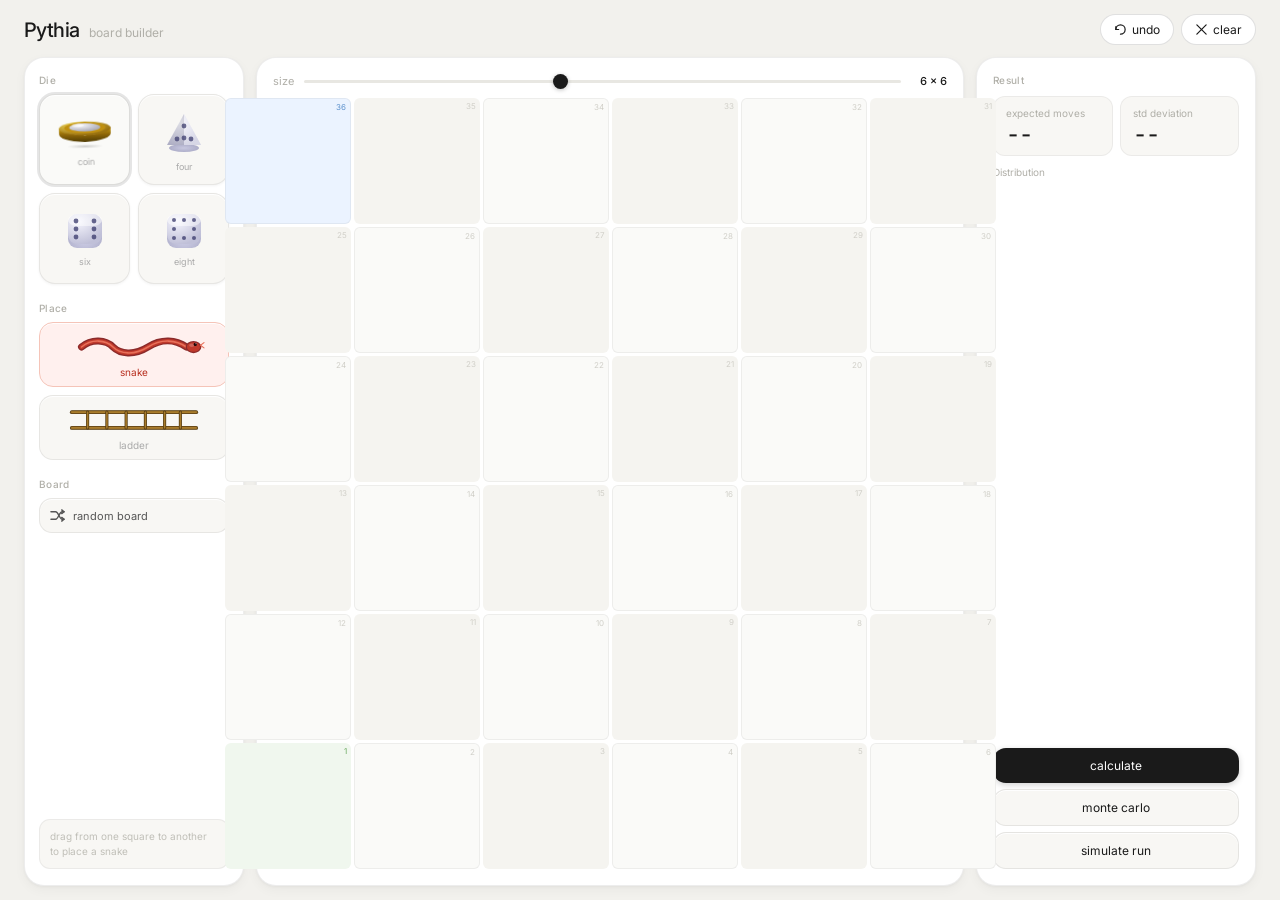
<file: archive/index_5.html>
<!DOCTYPE html>
<html lang="en">
<head>
<meta charset="UTF-8">
<meta name="viewport" content="width=device-width, initial-scale=1.0">
<title>Pythia</title>
<link href="https://fonts.googleapis.com/css2?family=Inter:wght@300;400;500&display=swap" rel="stylesheet">
<style>
* { box-sizing: border-box; margin: 0; padding: 0; }
body { font-family: 'Inter', -apple-system, sans-serif; background: #F2F1ED; height: 100vh; overflow: hidden; }
.app { width: 100%; max-width: 1600px; margin: 0 auto; padding: 14px 24px; height: 100vh; display: flex; flex-direction: column; }
.header { display: flex; align-items: center; justify-content: space-between; margin-bottom: 12px; flex-shrink: 0; }
.logo-wrap { display: flex; align-items: baseline; gap: 10px; }
.logo { font-size: 20px; font-weight: 500; letter-spacing: -0.6px; color: #1A1A1A; }
.logo-sub { font-size: 12px; color: #B0AFA8; font-weight: 400; }
.header-actions { display: flex; gap: 7px; align-items: center; }
.hbtn { font-family: 'Inter', sans-serif; font-size: 12px; font-weight: 400; padding: 7px 13px; border-radius: 20px; border: 0.5px solid rgba(0,0,0,0.12); background: #fff; color: #1A1A1A; cursor: pointer; transition: all 0.12s; display: flex; align-items: center; gap: 5px; }
.hbtn:hover { background: #F5F5F0; }
.main { display: grid; grid-template-columns: 220px 1fr 280px; gap: 12px; flex: 1; min-height: 0; }
.panel { background: #fff; border-radius: 20px; border: 0.5px solid rgba(0,0,0,0.07); box-shadow: 0 1px 3px rgba(0,0,0,0.04), 0 4px 12px rgba(0,0,0,0.04); }
.left-panel { padding: 16px 14px; display: flex; flex-direction: column; gap: 18px; overflow: hidden; }
.section-label { font-size: 10px; font-weight: 500; color: #B0AFA8; letter-spacing: 0.03em; margin-bottom: 8px; }
.die-grid { display: grid; grid-template-columns: 1fr 1fr; gap: 8px; }
.die-card { aspect-ratio: 1; border-radius: 16px; border: 0.5px solid rgba(0,0,0,0.07); background: #F8F7F4; display: flex; flex-direction: column; align-items: center; justify-content: center; cursor: pointer; box-shadow: 0 1px 0 rgba(255,255,255,0.9) inset, 0 1px 3px rgba(0,0,0,0.05); overflow: hidden; transition: box-shadow 0.15s; }
.die-card:hover { box-shadow: 0 2px 8px rgba(0,0,0,0.09), 0 1px 0 rgba(255,255,255,0.9) inset; }
.die-card.active { background: #FAFAF8; border-color: rgba(0,0,0,0.12); box-shadow: 0 0 0 2px rgba(0,0,0,0.1), 0 1px 0 rgba(255,255,255,0.9) inset; }
.die-inner { display: flex; flex-direction: column; align-items: center; justify-content: center; gap: 4px; transition: transform 0.22s cubic-bezier(0.34,1.56,0.64,1); will-change: transform; }
.die-card:hover .die-inner { transform: translateY(-3px) rotate(2deg); }
.die-card.active .die-inner { transform: translateY(-2px) rotate(-1.5deg); }
.die-card.active:hover .die-inner { transform: translateY(-4px) rotate(1.5deg); }
.die-label { font-size: 9px; font-weight: 400; color: #AAA; }
.piece-btns { display: flex; flex-direction: column; gap: 8px; }
.piece-btn { width: 100%; padding: 10px 8px 8px; border-radius: 14px; border: 0.5px solid rgba(0,0,0,0.07); background: #F8F7F4; cursor: pointer; display: flex; flex-direction: column; align-items: center; gap: 5px; font-family: 'Inter', sans-serif; font-size: 10px; font-weight: 400; color: #AAA; transition: all 0.12s; user-select: none; box-shadow: 0 1px 0 rgba(255,255,255,0.9) inset; overflow: hidden; }
.piece-btn .piece-inner { transition: transform 0.22s cubic-bezier(0.34,1.56,0.64,1); display: flex; flex-direction: column; align-items: center; gap: 5px; will-change: transform; }
.piece-btn:hover .piece-inner { transform: translateY(-2px); }
.piece-btn.snake-btn.active-mode { background: #FFF0EE; border-color: #F5C4B8; color: #B83020; }
.piece-btn.ladder-btn.active-mode { background: #F0F7EE; border-color: #B8DEB0; color: #286A20; }
.side-btn { width: 100%; padding: 9px 10px; border-radius: 13px; border: 0.5px solid rgba(0,0,0,0.07); background: #F8F7F4; cursor: pointer; display: flex; align-items: center; gap: 8px; font-family: 'Inter', sans-serif; font-size: 11px; font-weight: 400; color: #555; transition: all 0.12s; box-shadow: 0 1px 0 rgba(255,255,255,0.9) inset; }
.side-btn:hover { background: #F0EFEA; }
.hint-box { background: #F8F7F4; border-radius: 11px; padding: 9px 10px; font-size: 10px; color: #C0BFB8; line-height: 1.5; border: 0.5px solid rgba(0,0,0,0.05); margin-top: auto; }
.board-card { padding: 16px; display: flex; flex-direction: column; min-height: 0; }
.size-row { display: flex; align-items: center; gap: 10px; margin-bottom: 10px; flex-shrink: 0; }
.size-label { font-size: 11px; color: #B0AFA8; font-weight: 400; }
.size-val { font-size: 11px; font-weight: 500; color: #1A1A1A; min-width: 36px; text-align: right; font-variant-numeric: tabular-nums; }
input[type=range] { flex: 1; -webkit-appearance: none; height: 3px; background: #E8E7E2; border-radius: 2px; outline: none; }
input[type=range]::-webkit-slider-thumb { -webkit-appearance: none; width: 15px; height: 15px; border-radius: 50%; background: #1A1A1A; cursor: pointer; box-shadow: 0 1px 4px rgba(0,0,0,0.25); }
.board-wrap { position: relative; flex: 1; min-height: 0; display: flex; align-items: center; justify-content: center; }
.board-inner { position: relative; aspect-ratio: 1; height: 100%; max-height: 100%; }
.board-grid { display: grid; gap: 3px; width: 100%; height: 100%; }
.sq { border-radius: 6px; background: #F5F4F0; display: flex; align-items: flex-start; justify-content: flex-end; padding: 3px 4px; font-size: 8px; color: #D0CFC8; font-weight: 400; user-select: none; position: relative; min-height: 0; cursor: pointer; transition: background 0.15s; }
.sq.light { background: #FAFAF8; border: 0.5px solid rgba(0,0,0,0.05); }
.sq.finish { background: #EBF3FF; color: #5B90CC; }
.sq.start-sq { background: #F0F7EE; color: #6BAA60; }
.sq.highlight { background: #FFF7E6; border: 1.5px solid #E8B840 !important; }
.overlay-svg { position: absolute; top:0; left:0; width:100%; height:100%; pointer-events:none; overflow:visible; }
.drag-preview { position: absolute; top:0; left:0; width:100%; height:100%; pointer-events:none; overflow:visible; }
.right-panel { padding: 16px; display: flex; flex-direction: column; min-height: 0; overflow-y: auto; }
.stat-grid { display: grid; grid-template-columns: 1fr 1fr; gap: 7px; margin-bottom: 10px; }
.stat-block { background: #F8F7F4; border-radius: 12px; padding: 10px 12px; border: 0.5px solid rgba(0,0,0,0.05); }
.stat-block.full { grid-column: 1 / -1; }
.stat-label { font-size: 10px; color: #B0AFA8; font-weight: 400; margin-bottom: 4px; }
.stat-value { font-size: 22px; font-weight: 500; color: #1A1A1A; letter-spacing: -0.8px; line-height: 1; font-variant-numeric: tabular-nums; }
.stat-value.sm { font-size: 15px; letter-spacing: -0.4px; }
.heatmap-toggle { display: flex; align-items: center; justify-content: space-between; padding: 9px 12px; background: #F8F7F4; border-radius: 12px; border: 0.5px solid rgba(0,0,0,0.05); cursor: pointer; margin-bottom: 10px; font-size: 11px; color: #555; font-weight: 400; user-select: none; }
.toggle-pill { width: 28px; height: 16px; border-radius: 8px; background: #E0DFD8; position: relative; transition: background 0.2s; flex-shrink: 0; }
.toggle-pill::after { content: ''; position: absolute; width: 12px; height: 12px; border-radius: 50%; background: #fff; top: 2px; left: 2px; transition: transform 0.2s; box-shadow: 0 1px 3px rgba(0,0,0,0.2); }
.heatmap-toggle.on .toggle-pill { background: #1A1A1A; }
.heatmap-toggle.on .toggle-pill::after { transform: translateX(12px); }
.hist-label { font-size: 10px; color: #B0AFA8; font-weight: 400; margin-bottom: 6px; }
.hist-canvas-wrap { width: 100%; height: 90px; }
#hist { width: 100%; height: 100%; display: block; }
.hist-axis { display: flex; justify-content: space-between; margin-top: 3px; }
.hist-axis span { font-size: 9px; color: #C8C7C0; font-variant-numeric: tabular-nums; }
.mc-grid { display: grid; grid-template-columns: 1fr 1fr; gap: 7px; margin-top: 10px; }
.mc-block { background: #F8F7F4; border-radius: 12px; padding: 9px 11px; border: 0.5px solid rgba(0,0,0,0.05); }
.mc-block.full { grid-column: 1 / -1; }
.mc-label { font-size: 9px; color: #C0BFB8; font-weight: 400; margin-bottom: 3px; }
.mc-value { font-size: 16px; font-weight: 500; color: #1A1A1A; letter-spacing: -0.5px; font-variant-numeric: tabular-nums; }
.divider { height: 0.5px; background: rgba(0,0,0,0.06); margin: 10px 0; }
.action-btns { display: flex; flex-direction: column; gap: 6px; margin-top: auto; padding-top: 10px; }
.abtn { width: 100%; font-family: 'Inter', sans-serif; font-size: 12px; font-weight: 400; padding: 10px 14px; border-radius: 13px; border: none; cursor: pointer; transition: all 0.12s; }
.abtn.primary { background: #1A1A1A; color: #fff; box-shadow: 0 2px 6px rgba(0,0,0,0.18); }
.abtn.primary:hover { opacity: 0.88; }
.abtn.secondary { background: #F8F7F4; color: #1A1A1A; border: 0.5px solid rgba(0,0,0,0.08); box-shadow: 0 1px 0 rgba(255,255,255,0.9) inset; }
.abtn.secondary:hover { background: #F0EFEA; }
.abtn:disabled { opacity: 0.35; cursor: not-allowed; }
</style>
</head>
<body>
<div class="app">
  <div class="header">
    <div class="logo-wrap">
      <span class="logo">Pythia</span>
      <span class="logo-sub">board builder</span>
    </div>
    <div class="header-actions">
      <button class="hbtn" id="undo-btn">
        <svg width="13" height="13" viewBox="0 0 14 14" fill="none"><path d="M2 7 C2 4.2 4.2 2 7 2 C9.8 2 12 4.2 12 7 C12 9.8 9.8 12 7 12" stroke="#1A1A1A" stroke-width="1.3" stroke-linecap="round"/><path d="M2 4 L2 7 L5 7" stroke="#1A1A1A" stroke-width="1.3" stroke-linecap="round" stroke-linejoin="round"/></svg>
        undo
      </button>
      <button class="hbtn" id="clear-btn">
        <svg width="13" height="13" viewBox="0 0 14 14" fill="none"><path d="M2 2 L12 12 M12 2 L2 12" stroke="#1A1A1A" stroke-width="1.3" stroke-linecap="round"/></svg>
        clear
      </button>
    </div>
  </div>

  <div class="main">
    <div class="panel left-panel">
      <div>
        <div class="section-label">Die</div>
        <div class="die-grid">
          <div class="die-card active" data-die="coin">
            <div class="die-inner">
              <svg width="62" height="44" viewBox="0 0 72 44" fill="none">
                <defs>
                  <radialGradient id="gt" cx="34%" cy="28%" r="70%"><stop offset="0%" stop-color="#F4DC5C"/><stop offset="100%" stop-color="#9A7210"/></radialGradient>
                  <radialGradient id="sf" cx="34%" cy="26%" r="68%"><stop offset="0%" stop-color="#F7F7FA"/><stop offset="100%" stop-color="#B0B0BC"/></radialGradient>
                  <linearGradient id="side" x1="0%" y1="0%" x2="0%" y2="100%"><stop offset="0%" stop-color="#D4A810"/><stop offset="50%" stop-color="#906808"/><stop offset="100%" stop-color="#503C04"/></linearGradient>
                  <radialGradient id="sh" cx="50%" cy="50%" r="55%"><stop offset="0%" stop-color="rgba(0,0,0,0.16)"/><stop offset="100%" stop-color="rgba(0,0,0,0)"/></radialGradient>
                </defs>
                <ellipse cx="36" cy="41" rx="20" ry="2.5" fill="url(#sh)"/>
                <path d="M6,18 Q6,26 36,28 Q66,26 66,18 L66,26 Q66,34 36,36 Q6,34 6,26 Z" fill="url(#side)"/>
                <ellipse cx="36" cy="20" rx="30" ry="8" fill="url(#gt)"/>
                <ellipse cx="36" cy="19.5" rx="24" ry="6.4" fill="#C09010"/>
                <ellipse cx="36" cy="19" rx="18" ry="4.8" fill="url(#sf)"/>
                <ellipse cx="28" cy="16.5" rx="7" ry="2.2" fill="rgba(255,255,255,0.44)"/>
              </svg>
              <div class="die-label">coin</div>
            </div>
          </div>
          <div class="die-card" data-die="d4">
            <div class="die-inner">
              <svg width="50" height="50" viewBox="0 0 50 50" fill="none">
                <defs>
                  <radialGradient id="t_top" cx="35%" cy="28%" r="75%"><stop offset="0%" stop-color="#F4F4FC"/><stop offset="100%" stop-color="#C0C0D8"/></radialGradient>
                  <radialGradient id="t_base" cx="50%" cy="50%" r="60%"><stop offset="0%" stop-color="#C8C8E0"/><stop offset="100%" stop-color="#A8A8C4"/></radialGradient>
                </defs>
                <ellipse cx="25" cy="41" rx="15" ry="4" fill="url(#t_base)"/>
                <polygon points="25,7 42,38 8,38" fill="url(#t_top)"/>
                <polygon points="25,7 42,38 25,38" fill="rgba(255,255,255,0.36)"/>
                <polygon points="25,7 8,38 25,38" fill="rgba(0,0,0,0.09)"/>
                <circle cx="25" cy="19" r="2.4" fill="rgba(60,60,110,0.75)"/>
                <circle cx="18" cy="32" r="2.4" fill="rgba(60,60,110,0.75)"/>
                <circle cx="32" cy="32" r="2.4" fill="rgba(60,60,110,0.75)"/>
                <circle cx="25" cy="31" r="2.4" fill="rgba(60,60,110,0.75)"/>
              </svg>
              <div class="die-label">four</div>
            </div>
          </div>
          <div class="die-card" data-die="d6">
            <div class="die-inner">
              <svg width="42" height="42" viewBox="0 0 42 42" fill="none">
                <defs>
                  <radialGradient id="s_top" cx="32%" cy="26%" r="76%"><stop offset="0%" stop-color="#F4F4FC"/><stop offset="100%" stop-color="#C0C0D8"/></radialGradient>
                  <radialGradient id="s_bot" cx="50%" cy="70%" r="65%"><stop offset="0%" stop-color="#D0D0E8"/><stop offset="100%" stop-color="#ACACC8"/></radialGradient>
                </defs>
                <rect x="4" y="8" width="34" height="30" rx="9" fill="url(#s_bot)"/>
                <rect x="4" y="4" width="34" height="30" rx="9" fill="url(#s_top)"/>
                <rect x="4" y="4" width="34" height="12" rx="9" fill="rgba(255,255,255,0.46)"/>
                <circle cx="12" cy="11" r="2.4" fill="rgba(55,55,105,0.75)"/>
                <circle cx="30" cy="11" r="2.4" fill="rgba(55,55,105,0.75)"/>
                <circle cx="12" cy="27" r="2.4" fill="rgba(55,55,105,0.75)"/>
                <circle cx="30" cy="27" r="2.4" fill="rgba(55,55,105,0.75)"/>
                <circle cx="12" cy="19" r="2.4" fill="rgba(55,55,105,0.75)"/>
                <circle cx="30" cy="19" r="2.4" fill="rgba(55,55,105,0.75)"/>
              </svg>
              <div class="die-label">six</div>
            </div>
          </div>
          <div class="die-card" data-die="d8">
            <div class="die-inner">
              <svg width="42" height="42" viewBox="0 0 42 42" fill="none">
                <defs>
                  <radialGradient id="e_top" cx="32%" cy="26%" r="76%"><stop offset="0%" stop-color="#F4F4FC"/><stop offset="100%" stop-color="#C0C0D8"/></radialGradient>
                  <radialGradient id="e_bot" cx="50%" cy="70%" r="65%"><stop offset="0%" stop-color="#D0D0E8"/><stop offset="100%" stop-color="#ACACC8"/></radialGradient>
                </defs>
                <rect x="4" y="8" width="34" height="30" rx="9" fill="url(#e_bot)"/>
                <rect x="4" y="4" width="34" height="30" rx="9" fill="url(#e_top)"/>
                <rect x="4" y="4" width="34" height="12" rx="9" fill="rgba(255,255,255,0.46)"/>
                <circle cx="11" cy="10" r="2.0" fill="rgba(55,55,105,0.75)"/>
                <circle cx="31" cy="10" r="2.0" fill="rgba(55,55,105,0.75)"/>
                <circle cx="11" cy="28" r="2.0" fill="rgba(55,55,105,0.75)"/>
                <circle cx="31" cy="28" r="2.0" fill="rgba(55,55,105,0.75)"/>
                <circle cx="21" cy="10" r="2.0" fill="rgba(55,55,105,0.75)"/>
                <circle cx="21" cy="28" r="2.0" fill="rgba(55,55,105,0.75)"/>
                <circle cx="11" cy="19" r="2.0" fill="rgba(55,55,105,0.75)"/>
                <circle cx="31" cy="19" r="2.0" fill="rgba(55,55,105,0.75)"/>
              </svg>
              <div class="die-label">eight</div>
            </div>
          </div>
        </div>
      </div>

      <div>
        <div class="section-label">Place</div>
        <div class="piece-btns">
          <div class="piece-btn snake-btn active-mode" id="btn-snake">
            <div class="piece-inner">
              <svg width="160" height="28" viewBox="0 0 160 32" fill="none">
                <path d="M20 16 C32 6 48 8 56 16 C64 24 80 26 96 16 C112 6 128 8 140 16" stroke="#8B2A2A" stroke-width="8" stroke-linecap="round" fill="none"/>
                <path d="M20 16 C32 6 48 8 56 16 C64 24 80 26 96 16 C112 6 128 8 140 16" stroke="#C0392B" stroke-width="5" stroke-linecap="round" fill="none"/>
                <path d="M20 16 C32 6 48 8 56 16 C64 24 80 26 96 16 C112 6 128 8 140 16" stroke="#E8705A" stroke-width="1.8" stroke-linecap="round" fill="none"/>
                <ellipse cx="148" cy="16" rx="9" ry="7" fill="#8B2A2A"/>
                <ellipse cx="148" cy="16" rx="7.5" ry="5.5" fill="#C0392B"/>
                <ellipse cx="146" cy="14" rx="3" ry="2" fill="rgba(255,255,255,0.22)"/>
                <circle cx="150" cy="13" r="1.8" fill="#1a0505"/>
                <circle cx="150.8" cy="12.2" r="0.7" fill="rgba(255,255,255,0.6)"/>
                <line x1="156" y1="14" x2="160" y2="11" stroke="#E8705A" stroke-width="1.3" stroke-linecap="round"/>
                <line x1="156" y1="14" x2="160" y2="17" stroke="#E8705A" stroke-width="1.3" stroke-linecap="round"/>
              </svg>
              <span>snake</span>
            </div>
          </div>
          <div class="piece-btn ladder-btn" id="btn-ladder">
            <div class="piece-inner">
              <svg width="150" height="28" viewBox="0 0 150 32" fill="none">
                <line x1="4" y1="7" x2="146" y2="7" stroke="#4A3510" stroke-width="4.5" stroke-linecap="round"/>
                <line x1="4" y1="25" x2="146" y2="25" stroke="#4A3510" stroke-width="4.5" stroke-linecap="round"/>
                <line x1="4" y1="7" x2="146" y2="7" stroke="#8B6320" stroke-width="3" stroke-linecap="round"/>
                <line x1="4" y1="25" x2="146" y2="25" stroke="#8B6320" stroke-width="3" stroke-linecap="round"/>
                <line x1="4" y1="7" x2="146" y2="7" stroke="#C8973A" stroke-width="0.9" stroke-linecap="round"/>
                <line x1="4" y1="25" x2="146" y2="25" stroke="#C8973A" stroke-width="0.9" stroke-linecap="round"/>
                <line x1="22" y1="7" x2="22" y2="25" stroke="#4A3510" stroke-width="3.5" stroke-linecap="round"/>
                <line x1="44" y1="7" x2="44" y2="25" stroke="#4A3510" stroke-width="3.5" stroke-linecap="round"/>
                <line x1="66" y1="7" x2="66" y2="25" stroke="#4A3510" stroke-width="3.5" stroke-linecap="round"/>
                <line x1="88" y1="7" x2="88" y2="25" stroke="#4A3510" stroke-width="3.5" stroke-linecap="round"/>
                <line x1="110" y1="7" x2="110" y2="25" stroke="#4A3510" stroke-width="3.5" stroke-linecap="round"/>
                <line x1="128" y1="7" x2="128" y2="25" stroke="#4A3510" stroke-width="3.5" stroke-linecap="round"/>
                <line x1="22" y1="7" x2="22" y2="25" stroke="#8B6320" stroke-width="2.2" stroke-linecap="round"/>
                <line x1="44" y1="7" x2="44" y2="25" stroke="#8B6320" stroke-width="2.2" stroke-linecap="round"/>
                <line x1="66" y1="7" x2="66" y2="25" stroke="#8B6320" stroke-width="2.2" stroke-linecap="round"/>
                <line x1="88" y1="7" x2="88" y2="25" stroke="#8B6320" stroke-width="2.2" stroke-linecap="round"/>
                <line x1="110" y1="7" x2="110" y2="25" stroke="#8B6320" stroke-width="2.2" stroke-linecap="round"/>
                <line x1="128" y1="7" x2="128" y2="25" stroke="#8B6320" stroke-width="2.2" stroke-linecap="round"/>
                <line x1="22" y1="7" x2="22" y2="25" stroke="#C8973A" stroke-width="0.6" stroke-linecap="round"/>
                <line x1="44" y1="7" x2="44" y2="25" stroke="#C8973A" stroke-width="0.6" stroke-linecap="round"/>
                <line x1="66" y1="7" x2="66" y2="25" stroke="#C8973A" stroke-width="0.6" stroke-linecap="round"/>
                <line x1="88" y1="7" x2="88" y2="25" stroke="#C8973A" stroke-width="0.6" stroke-linecap="round"/>
                <line x1="110" y1="7" x2="110" y2="25" stroke="#C8973A" stroke-width="0.6" stroke-linecap="round"/>
                <line x1="128" y1="7" x2="128" y2="25" stroke="#C8973A" stroke-width="0.6" stroke-linecap="round"/>
              </svg>
              <span>ladder</span>
            </div>
          </div>
        </div>
      </div>

      <div>
        <div class="section-label">Board</div>
        <button class="side-btn" id="random-btn">
          <svg width="15" height="15" viewBox="0 0 16 16" fill="none">
            <path d="M1 4 C1 4 4 4 6 4 C9 4 10 12 13 12 L15 12" stroke="#555" stroke-width="1.5" stroke-linecap="round" fill="none"/>
            <path d="M1 12 C1 12 4 12 6 12 C9 12 10 4 13 4 L15 4" stroke="#555" stroke-width="1.5" stroke-linecap="round" fill="none"/>
            <polyline points="12.5,2 15,4 12.5,6" stroke="#555" stroke-width="1.5" stroke-linecap="round" stroke-linejoin="round" fill="none"/>
            <polyline points="12.5,10 15,12 12.5,14" stroke="#555" stroke-width="1.5" stroke-linecap="round" stroke-linejoin="round" fill="none"/>
          </svg>
          random board
        </button>
      </div>

      <div class="hint-box" id="hint-text">drag from one square to another to place a snake</div>
    </div>

    <div class="panel board-card">
      <div class="size-row">
        <span class="size-label">size</span>
        <input type="range" min="3" max="10" value="6" step="1" id="size-slider">
        <span class="size-val" id="size-out">6 x 6</span>
      </div>
      <div class="board-wrap">
        <div class="board-inner" id="board-inner">
          <div class="board-grid" id="grid"></div>
          <svg class="overlay-svg" id="overlay"></svg>
          <svg class="drag-preview" id="preview"></svg>
        </div>
      </div>
    </div>

    <div class="panel right-panel">
      <div class="section-label" style="margin-bottom:10px;">Result</div>
      <div class="stat-grid">
        <div class="stat-block"><div class="stat-label">expected moves</div><div class="stat-value" id="res-mean">--</div></div>
        <div class="stat-block"><div class="stat-label">std deviation</div><div class="stat-value" id="res-std">--</div></div>
        <div class="stat-block full" id="sim-block" style="display:none;"><div class="stat-label">last run</div><div class="stat-value sm"><span id="sim-steps">--</span> steps</div></div>
      </div>
      <div class="heatmap-toggle" id="heatmap-toggle" style="display:none;">
        <span>hitting time heatmap</span>
        <div class="toggle-pill"></div>
      </div>
      <div class="hist-label">Distribution</div>
      <div class="hist-canvas-wrap"><canvas id="hist"></canvas></div>
      <div class="hist-axis"><span id="hist-min"></span><span id="hist-mid"></span><span id="hist-max"></span></div>
      <div id="mc-section" style="display:none;">
        <div class="divider"></div>
        <div class="section-label" style="margin-bottom:0;">Monte Carlo (10k)</div>
        <div class="mc-grid">
          <div class="mc-block"><div class="mc-label">simulated mean</div><div class="mc-value" id="mc-mean">--</div></div>
          <div class="mc-block"><div class="mc-label">median</div><div class="mc-value" id="mc-median">--</div></div>
          <div class="mc-block"><div class="mc-label">skewness</div><div class="mc-value" id="mc-skew">--</div></div>
          <div class="mc-block"><div class="mc-label">P(finish within mean)</div><div class="mc-value" id="mc-prob">--</div></div>
        </div>
      </div>
      <div class="action-btns">
        <button class="abtn primary" id="calc-btn">calculate</button>
        <button class="abtn secondary" id="monte-btn">monte carlo</button>
        <button class="abtn secondary" id="sim-btn">simulate run</button>
      </div>
    </div>
  </div>
</div>

<script>
let N=6, mode='snake', connectors=[], history=[];
let isDragging=false, dragStartSq=null, dragStartPos=null, dragCurrentPos=null;
let simRunning=false, simCancel=false, tokenEl=null, barHeights=[];
let currentTokenColour=0, hittingTimes=null, heatmapOn=false;

const TOKEN_COLOURS=[
  {body:'#2980D9',top:'#5DADE2',base:'#1a6bb5'},
  {body:'#C0392B',top:'#E74C3C',base:'#922B21'},
  {body:'#27AE60',top:'#2ECC71',base:'#1E8449'},
  {body:'#D35400',top:'#E67E22',base:'#A04000'},
  {body:'#8E44AD',top:'#9B59B6',base:'#6C3483'},
  {body:'#17202A',top:'#2C3E50',base:'#0d1117'},
];
const dieMap={coin:[1,2],d4:[1,2,3,4],d6:[1,2,3,4,5,6],d8:[1,2,3,4,5,6,7,8]};
let dieFaces=[1,2];

function randomBoard(){
  const sizes=[6,7,8,9,10];
  const n=sizes[Math.floor(Math.random()*sizes.length)];
  const total=n*n, nc=[], usedFrom=new Set(), usedTo=new Set();
  const ns=Math.floor(n*0.6+Math.random()*n*0.4);
  const nl=Math.floor(n*0.5+Math.random()*n*0.4);
  let att=0;
  while(nc.filter(c=>c.type==='snake').length<ns&&att<500){
    att++;
    const from=Math.floor(Math.random()*(total-2))+2;
    const minDrop=Math.ceil((from-1)*0.2);
    const maxTo=from-1-minDrop;
    if(maxTo<1) continue;
    const to=Math.floor(Math.random()*maxTo)+1;
    if(usedFrom.has(from)||usedTo.has(to)||from===to||from===total) continue;
    usedFrom.add(from); usedTo.add(to);
    nc.push({from,to,type:'snake'});
  }
  att=0;
  while(nc.filter(c=>c.type==='ladder').length<nl&&att<500){
    att++;
    const from=Math.floor(Math.random()*(total-2))+1;
    const minClimb=Math.ceil((total-from)*0.2);
    const maxTo=total-from-minClimb;
    if(maxTo<1) continue;
    const to=from+minClimb+Math.floor(Math.random()*maxTo);
    if(to>=total) continue;
    if(usedFrom.has(from)||usedTo.has(to)||from===to) continue;
    usedFrom.add(from); usedTo.add(to);
    nc.push({from,to,type:'ladder'});
  }
  return{n,connectors:nc};
}

document.querySelectorAll('.die-card').forEach(btn=>{
  btn.addEventListener('click',()=>{
    document.querySelectorAll('.die-card').forEach(b=>b.classList.remove('active'));
    btn.classList.add('active');
    dieFaces=dieMap[btn.dataset.die];
  });
});
document.getElementById('btn-snake').addEventListener('click',()=>{
  mode='snake';
  document.getElementById('btn-snake').classList.add('active-mode');
  document.getElementById('btn-ladder').classList.remove('active-mode');
  setHint('drag from one square to another to place a snake');
});
document.getElementById('btn-ladder').addEventListener('click',()=>{
  mode='ladder';
  document.getElementById('btn-ladder').classList.add('active-mode');
  document.getElementById('btn-snake').classList.remove('active-mode');
  setHint('drag from one square to another to place a ladder');
});
function setHint(msg){document.getElementById('hint-text').textContent=msg;}

document.getElementById('size-slider').addEventListener('input',e=>{
  N=parseInt(e.target.value);
  document.getElementById('size-out').textContent=`${N} x ${N}`;
  connectors=[];history=[];hittingTimes=null;heatmapOn=false;
  cancelSim();buildGrid();
});
document.getElementById('clear-btn').addEventListener('click',()=>{
  history.push([...connectors]);connectors=[];
  hittingTimes=null;heatmapOn=false;
  cancelSim();clearResults();buildGrid();
});
document.getElementById('undo-btn').addEventListener('click',()=>{
  if(!history.length) return;
  connectors=history.pop();buildGrid();redrawOverlay();
});
document.getElementById('random-btn').addEventListener('click',()=>{
  history.push([...connectors]);
  const board=randomBoard();
  N=board.n;connectors=board.connectors;
  document.getElementById('size-slider').value=N;
  document.getElementById('size-out').textContent=`${N} x ${N}`;
  hittingTimes=null;heatmapOn=false;
  clearResults();buildGrid();redrawOverlay();
});
document.getElementById('heatmap-toggle').addEventListener('click',()=>{
  if(!hittingTimes) return;
  heatmapOn=!heatmapOn;
  const tog=document.getElementById('heatmap-toggle');
  heatmapOn?tog.classList.add('on'):tog.classList.remove('on');
  applyHeatmap();
});

function clearResults(){
  document.getElementById('res-mean').textContent='--';
  document.getElementById('res-std').textContent='--';
  document.getElementById('sim-block').style.display='none';
  document.getElementById('heatmap-toggle').style.display='none';
  document.getElementById('mc-section').style.display='none';
  clearHist();
}

function cellToSquare(row,col){const r=N-1-row;return r%2===0?r*N+col+1:r*N+(N-col);}
function squareToCell(sq){const r=Math.floor((sq-1)/N),pos=(sq-1)%N,row=N-1-r,col=r%2===0?pos:N-1-pos;return{row,col};}

function getSquareFromPoint(x,y){
  const grid=document.getElementById('grid');
  const rect=grid.getBoundingClientRect();
  const col=Math.floor((x-rect.left)/(rect.width/N));
  const row=Math.floor((y-rect.top)/(rect.height/N));
  if(col<0||col>=N||row<0||row>=N) return null;
  return cellToSquare(row,col);
}

function getCellCenter(sq){
  const{row,col}=squareToCell(sq);
  const grid=document.getElementById('grid');
  const rect=grid.getBoundingClientRect();
  const cellW=rect.width/N,cellH=rect.height/N;
  return{x:col*cellW+cellW/2,y:row*cellH+cellH/2,w:cellW};
}

function getCellRect(sq){
  const{row,col}=squareToCell(sq);
  const grid=document.getElementById('grid');
  const gr=grid.getBoundingClientRect();
  const wr=document.getElementById('board-inner').getBoundingClientRect();
  const cellW=gr.width/N,cellH=gr.height/N;
  return{x:(gr.left-wr.left)+col*cellW,y:(gr.top-wr.top)+row*cellH,w:cellW,h:cellH};
}

function buildGrid(){
  const grid=document.getElementById('grid');
  grid.innerHTML='';
  grid.style.gridTemplateColumns=`repeat(${N},1fr)`;
  grid.style.gridTemplateRows=`repeat(${N},1fr)`;
  for(let row=0;row<N;row++) for(let col=0;col<N;col++){
    const sq=cellToSquare(row,col);
    const div=document.createElement('div');
    div.className='sq'+((row+col)%2===0?' light':'');
    if(sq===N*N) div.classList.add('finish');
    if(sq===1) div.classList.add('start-sq');
    div.dataset.sq=sq;
    const num=document.createElement('span');
    num.textContent=sq;
    div.appendChild(num);
    grid.appendChild(div);
  }
  if(tokenEl){tokenEl.remove();tokenEl=null;}
  if(heatmapOn&&hittingTimes) applyHeatmap();
  redrawOverlay();
}

function applyHeatmap(){
  const total=N*N;
  const vals=hittingTimes?Object.values(hittingTimes).filter(v=>isFinite(v)&&v>0):[];
  const minV=vals.length?Math.min(...vals):0;
  const maxV=vals.length?Math.max(...vals):1;
  const range=maxV-minV||1;
  document.querySelectorAll('.sq').forEach(el=>{
    const sq=parseInt(el.dataset.sq);
    if(!heatmapOn||!hittingTimes){el.style.background='';return;}
    if(sq===total){el.style.background='';return;}
    const v=hittingTimes[sq];
    if(v===undefined||!isFinite(v)){el.style.background='';return;}
    const t=(v-minV)/range;
    el.style.background=`rgb(${Math.round(100+t*130)},${Math.round(140-t*40)},${Math.round(200-t*110)})`;
  });
}

const boardInner=document.getElementById('board-inner');
boardInner.addEventListener('mousedown',e=>{
  if(simRunning) return;
  const sq=getSquareFromPoint(e.clientX,e.clientY);
  if(!sq) return;
  isDragging=true;dragStartSq=sq;
  const grid=document.getElementById('grid');
  const rect=grid.getBoundingClientRect();
  dragStartPos={x:e.clientX-rect.left,y:e.clientY-rect.top};
  dragCurrentPos={...dragStartPos};
  highlightSquare(sq,true);
  e.preventDefault();
});
window.addEventListener('mousemove',e=>{
  if(!isDragging) return;
  const grid=document.getElementById('grid');
  const rect=grid.getBoundingClientRect();
  dragCurrentPos={x:e.clientX-rect.left,y:e.clientY-rect.top};
  drawPreview();
});
window.addEventListener('mouseup',e=>{
  if(!isDragging) return;
  isDragging=false;
  highlightSquare(dragStartSq,false);
  clearPreview();
  const endSq=getSquareFromPoint(e.clientX,e.clientY);
  if(!endSq||endSq===dragStartSq){dragStartSq=null;return;}
  if(mode==='snake'&&endSq>=dragStartSq){setHint('snakes must go downward, try again');dragStartSq=null;return;}
  if(mode==='ladder'&&endSq<=dragStartSq){setHint('ladders must go upward, try again');dragStartSq=null;return;}
  if(connectors.find(c=>c.from===dragStartSq||c.from===endSq)){setHint('that square already has a connector head, try again');dragStartSq=null;return;}
  history.push([...connectors]);
  connectors.push({from:dragStartSq,to:endSq,type:mode});
  setHint(mode==='snake'?'drag from one square to another to place a snake':'drag from one square to another to place a ladder');
  dragStartSq=null;
  redrawOverlay();
});

function highlightSquare(sq,on){
  document.querySelectorAll('.sq').forEach(el=>{
    if(parseInt(el.dataset.sq)===sq) on?el.classList.add('highlight'):el.classList.remove('highlight');
  });
}

function drawPreview(){
  const svg=document.getElementById('preview');svg.innerHTML='';
  const grid=document.getElementById('grid');
  svg.setAttribute('viewBox',`0 0 ${grid.offsetWidth} ${grid.offsetHeight}`);
  if(!dragStartPos||!dragCurrentPos) return;
  const cellW=grid.offsetWidth/N;
  if(mode==='snake') drawSnake(svg,dragStartPos.x,dragStartPos.y,dragCurrentPos.x,dragCurrentPos.y,cellW,0.45);
  else drawLadder(svg,dragStartPos.x,dragStartPos.y,dragCurrentPos.x,dragCurrentPos.y,cellW,0.45);
}
function clearPreview(){document.getElementById('preview').innerHTML='';}

function drawSnake(svg,x1,y1,x2,y2,cellW,opacity){
  const dx=x2-x1,dy=y2-y1,len=Math.sqrt(dx*dx+dy*dy);
  if(len<2) return;
  const ux=dx/len,uy=dy/len,nx=-uy,ny=ux,amp=cellW*0.32;
  const d=`M${x1},${y1} C${x1+dx*0.25+nx*amp},${y1+dy*0.25+ny*amp} ${x1+dx*0.65-nx*amp},${y1+dy*0.65-ny*amp} ${x2},${y2}`;
  const mkP=(sw,sc)=>{const p=document.createElementNS('http://www.w3.org/2000/svg','path');p.setAttribute('d',d);p.setAttribute('stroke',sc);p.setAttribute('stroke-width',sw);p.setAttribute('stroke-linecap','round');p.setAttribute('fill','none');p.setAttribute('opacity',opacity);svg.appendChild(p);};
  mkP(cellW*0.22,'#8B2A2A');mkP(cellW*0.14,'#C0392B');mkP(cellW*0.05,'#F0705A');
  const headR=cellW*0.13,headAngle=Math.atan2(-uy,-ux)*180/Math.PI;
  const mkE=(cx,cy,rx,ry,fill,tr='')=>{const e=document.createElementNS('http://www.w3.org/2000/svg','ellipse');e.setAttribute('cx',cx);e.setAttribute('cy',cy);e.setAttribute('rx',rx);e.setAttribute('ry',ry);e.setAttribute('fill',fill);e.setAttribute('opacity',opacity);if(tr)e.setAttribute('transform',tr);svg.appendChild(e);};
  mkE(x1,y1,headR*1.6,headR*1.1,'#8B2A2A',`rotate(${headAngle} ${x1} ${y1})`);
  mkE(x1,y1,headR*1.35,headR,'#C0392B',`rotate(${headAngle} ${x1} ${y1})`);
  mkE(x1-ux*headR*0.3+nx*headR*0.2,y1-uy*headR*0.3+ny*headR*0.2,headR*0.55,headR*0.3,'rgba(255,255,255,0.22)');
  const eye=document.createElementNS('http://www.w3.org/2000/svg','circle');
  eye.setAttribute('cx',x1+nx*headR*0.55-ux*headR*0.3);eye.setAttribute('cy',y1+ny*headR*0.55-uy*headR*0.3);
  eye.setAttribute('r',headR*0.3);eye.setAttribute('fill','#1a0505');eye.setAttribute('opacity',opacity);svg.appendChild(eye);
  const eyeS=document.createElementNS('http://www.w3.org/2000/svg','circle');
  eyeS.setAttribute('cx',x1+nx*headR*0.55-ux*headR*0.3+headR*0.1);eyeS.setAttribute('cy',y1+ny*headR*0.55-uy*headR*0.3-headR*0.1);
  eyeS.setAttribute('r',headR*0.1);eyeS.setAttribute('fill','rgba(255,255,255,0.6)');eyeS.setAttribute('opacity',opacity);svg.appendChild(eyeS);
  const snoutX=x1-ux*headR*1.4,snoutY=y1-uy*headR*1.4;
  [[1],[-1]].forEach(([s])=>{
    const tl=document.createElementNS('http://www.w3.org/2000/svg','line');
    tl.setAttribute('x1',snoutX);tl.setAttribute('y1',snoutY);
    tl.setAttribute('x2',snoutX-ux*headR*1.1+nx*s*headR*0.55);
    tl.setAttribute('y2',snoutY-uy*headR*1.1+ny*s*headR*0.55);
    tl.setAttribute('stroke','#F0705A');tl.setAttribute('stroke-width',headR*0.3);
    tl.setAttribute('stroke-linecap','round');tl.setAttribute('opacity',opacity);svg.appendChild(tl);
  });
}

function drawLadder(svg,x1,y1,x2,y2,cellW,opacity){
  const dx=x2-x1,dy=y2-y1,len=Math.sqrt(dx*dx+dy*dy);
  if(len<2) return;
  const nx=-dy/len,ny=dx/len,off=cellW*0.08;
  [-1,1].forEach(s=>{
    const mkL=(sw,sc,m=1)=>{const l=document.createElementNS('http://www.w3.org/2000/svg','line');l.setAttribute('x1',x1+nx*off*s*m);l.setAttribute('y1',y1+ny*off*s*m);l.setAttribute('x2',x2+nx*off*s*m);l.setAttribute('y2',y2+ny*off*s*m);l.setAttribute('stroke',sc);l.setAttribute('stroke-width',sw);l.setAttribute('stroke-linecap','round');l.setAttribute('opacity',opacity);svg.appendChild(l);};
    mkL(cellW*0.072,'#4A3510',1.15);mkL(cellW*0.052,'#8B6320',1);mkL(cellW*0.016,'#C8973A',0.7);
  });
  const numRungs=Math.max(3,Math.floor(len/(cellW*0.5)));
  for(let i=1;i<numRungs;i++){
    const t=i/numRungs;
    const mkR=(sw,sc,m=1)=>{const r=document.createElementNS('http://www.w3.org/2000/svg','line');r.setAttribute('x1',x1+dx*t+nx*off*m);r.setAttribute('y1',y1+dy*t+ny*off*m);r.setAttribute('x2',x1+dx*t-nx*off*m);r.setAttribute('y2',y1+dy*t-ny*off*m);r.setAttribute('stroke',sc);r.setAttribute('stroke-width',sw);r.setAttribute('stroke-linecap','round');r.setAttribute('opacity',opacity);svg.appendChild(r);};
    mkR(cellW*0.058,'#4A3510',1.15);mkR(cellW*0.040,'#8B6320',1);mkR(cellW*0.013,'#C8973A',0.7);
  }
}

function redrawOverlay(){
  const svg=document.getElementById('overlay');svg.innerHTML='';
  const grid=document.getElementById('grid');
  svg.setAttribute('viewBox',`0 0 ${grid.offsetWidth} ${grid.offsetHeight}`);
  connectors.forEach(c=>{
    const f=getCellCenter(c.from),t=getCellCenter(c.to);
    if(c.type==='snake') drawSnake(svg,f.x,f.y,t.x,t.y,f.w,1);
    else drawLadder(svg,f.x,f.y,t.x,t.y,f.w,1);
  });
}

function makeToken(cellW,colour){
  const s=Math.max(12,cellW*0.46);
  const svg=document.createElementNS('http://www.w3.org/2000/svg','svg');
  svg.setAttribute('width',s);svg.setAttribute('height',s*0.7);svg.setAttribute('viewBox','0 0 40 28');
  const mk=(tag,attrs)=>{const el=document.createElementNS('http://www.w3.org/2000/svg',tag);Object.entries(attrs).forEach(([k,v])=>el.setAttribute(k,v));svg.appendChild(el);return el;};
  mk('ellipse',{cx:20,cy:26,rx:12,ry:2,fill:'rgba(0,0,0,0.14)'});
  mk('ellipse',{cx:20,cy:18,rx:16,ry:7,fill:colour.base});
  mk('ellipse',{cx:20,cy:16,rx:16,ry:7,fill:colour.body});
  mk('ellipse',{cx:20,cy:16,rx:11,ry:4.8,fill:colour.top});
  mk('ellipse',{cx:20,cy:16,rx:6,ry:2.5,fill:colour.body});
  mk('ellipse',{cx:14,cy:12,rx:7,ry:3,fill:'rgba(255,255,255,0.26)'});
  return{svg,s};
}

function placeToken(sq){
  const wrap=document.getElementById('board-inner');
  if(tokenEl){tokenEl.remove();tokenEl=null;}
  if(sq===null) return;
  const cell=getCellRect(sq);
  const{svg,s}=makeToken(cell.w,TOKEN_COLOURS[currentTokenColour]);
  svg.style.cssText=`position:absolute;left:${cell.x+cell.w/2-s/2}px;top:${cell.y+cell.h/2-s*0.35}px;pointer-events:none;z-index:10;`;
  wrap.appendChild(svg);tokenEl=svg;
}

function gaussianElimination(A,b){
  const n=b.length,aug=A.map((row,i)=>[...row,b[i]]);
  for(let col=0;col<n;col++){
    let maxRow=col;
    for(let row=col+1;row<n;row++) if(Math.abs(aug[row][col])>Math.abs(aug[maxRow][col])) maxRow=row;
    [aug[col],aug[maxRow]]=[aug[maxRow],aug[col]];
    const piv=aug[col][col];
    if(Math.abs(piv)<1e-12) continue;
    for(let j=col;j<=n;j++) aug[col][j]/=piv;
    for(let row=0;row<n;row++){if(row===col) continue;const f=aug[row][col];for(let j=col;j<=n;j++) aug[row][j]-=f*aug[col][j];}
  }
  return aug.map(row=>row[n]);
}

function buildMoveFunction(){
  const snakes={},ladders={};
  connectors.forEach(c=>{if(c.type==='snake') snakes[c.from]=c.to;else ladders[c.from]=c.to;});
  return sq=>sq in snakes?snakes[sq]:sq in ladders?ladders[sq]:sq;
}

function runMarkov(){
  const total=N*N,move=buildMoveFunction(),p=1/dieFaces.length;
  const states=Array.from({length:total-1},(_,i)=>i+1);
  const index={};states.forEach((s,i)=>index[s]=i);
  const n=states.length;
  const P=Array.from({length:n},()=>new Array(n).fill(0));
  for(const sq of states) for(const roll of dieFaces){const dest=sq+roll>total?sq:move(sq+roll);if(dest<total) P[index[sq]][index[dest]]+=p;}
  const IminusP=P.map((row,i)=>row.map((v,j)=>(i===j?1:0)-v));
  const k=gaussianElimination(IminusP.map(r=>[...r]),Array(n).fill(1));
  const Pk=P.map(row=>row.reduce((s,v,j)=>s+v*k[j],0));
  const m=gaussianElimination(IminusP.map(r=>[...r]),k.map((ki,i)=>1+2*Pk[i]));
  const variance=Math.max(0,m[index[1]]-k[index[1]]**2);
  const ht={};states.forEach((s,i)=>{ht[s]=k[i];});ht[total]=0;
  return{mean:k[index[1]],std:Math.sqrt(variance),hittingTimes:ht};
}

document.getElementById('calc-btn').addEventListener('click',()=>{
  const result=runMarkov();
  document.getElementById('res-mean').textContent=result.mean.toFixed(1);
  document.getElementById('res-std').textContent=result.std.toFixed(1);
  hittingTimes=result.hittingTimes;
  document.getElementById('heatmap-toggle').style.display='flex';
  if(heatmapOn) applyHeatmap();
});

function clearHist(){
  const canvas=document.getElementById('hist');
  const ctx=canvas.getContext('2d');
  ctx.clearRect(0,0,canvas.width,canvas.height);
  ['hist-min','hist-mid','hist-max'].forEach(id=>document.getElementById(id).textContent='');
  barHeights=[];
}

document.getElementById('monte-btn').addEventListener('click',()=>{
  const total=N*N,move=buildMoveFunction();
  function simulate(){
    let sq=1,steps=0;
    while(sq<total){const roll=dieFaces[Math.floor(Math.random()*dieFaces.length)];sq=sq+roll>total?sq:move(sq+roll);steps++;if(steps>500000) break;}
    return steps;
  }
  const N_SIMS=10000,results=[];
  const btn=document.getElementById('monte-btn');
  btn.disabled=true;btn.textContent='running...';
  const canvas=document.getElementById('hist');
  canvas.width=canvas.offsetWidth*window.devicePixelRatio;
  canvas.height=canvas.offsetHeight*window.devicePixelRatio;
  const ctx=canvas.getContext('2d');
  ctx.scale(window.devicePixelRatio,window.devicePixelRatio);
  const W=canvas.offsetWidth,H=canvas.offsetHeight;
  const NBINS=30;
  let targetHeights=new Array(NBINS).fill(0),barH=new Array(NBINS).fill(0);
  barHeights=barH;
  let gMin=Infinity,gMax=-Infinity,animFrame=null;

  function computeBins(){
    if(results.length<2) return;
    gMin=Math.min(...results);gMax=Math.max(...results);
    const range=gMax-gMin||1,counts=new Array(NBINS).fill(0);
    results.forEach(v=>{counts[Math.min(NBINS-1,Math.floor((v-gMin)/range*NBINS))]++;});
    const maxC=Math.max(...counts);
    targetHeights=counts.map(c=>c/maxC);
  }

  function drawCDF(){
    if(results.length<100) return;
    const sorted=[...results].sort((a,b)=>a-b);
    const range=gMax-gMin||1;
    ctx.beginPath();
    ctx.strokeStyle='rgba(175,175,185,0.88)';
    ctx.lineWidth=1.6;
    // proper step function: start at bottom-left, step right then up at each value
    ctx.moveTo(0,H);
    for(let i=0;i<sorted.length;i++){
      const x=((sorted[i]-gMin)/range)*W;
      const yPrev=H-((i)/sorted.length)*H;
      const yNext=H-((i+1)/sorted.length)*H;
      ctx.lineTo(x,yPrev); // horizontal step to this x at previous height
      ctx.lineTo(x,yNext); // vertical rise
    }
    ctx.lineTo(W,0);
    ctx.stroke();
  }

  function animateBars(){
    for(let i=0;i<NBINS;i++) barH[i]+=(targetHeights[i]-barH[i])*0.18;
    ctx.clearRect(0,0,W,H);
    const bw=W/NBINS;
    const mean=results.length?results.reduce((a,b)=>a+b,0)/results.length:0;
    const range=gMax-gMin||1;
    barH.forEach((h,idx)=>{
      if(h<=0.001) return;
      const bH=h*H,bc=gMin+(idx+0.5)*(range/NBINS);
      const t=Math.min(1,Math.abs(bc-mean)/(range*0.5));
      ctx.fillStyle=`rgb(${Math.round(160+t*60)},${Math.round(80-t*60)},${Math.round(60-t*40)})`;
      ctx.beginPath();
      if(ctx.roundRect) ctx.roundRect(idx*bw+1,H-bH,bw-2,bH,[2,2,0,0]);
      else ctx.rect(idx*bw+1,H-bH,bw-2,bH);
      ctx.fill();
    });
    drawCDF();
    document.getElementById('hist-min').textContent=isFinite(gMin)?gMin:'';
    document.getElementById('hist-mid').textContent=results.length?Math.round(results.reduce((a,b)=>a+b,0)/results.length):'';
    document.getElementById('hist-max').textContent=isFinite(gMax)?gMax:'';
    animFrame=requestAnimationFrame(animateBars);
  }

  animFrame=requestAnimationFrame(animateBars);
  let i=0;
  function step(){
    for(let b=0;b<100&&i<N_SIMS;b++,i++) results.push(simulate());
    computeBins();
    if(i<N_SIMS){requestAnimationFrame(step);}
    else{
      setTimeout(()=>{
        cancelAnimationFrame(animFrame);
        btn.disabled=false;btn.textContent='monte carlo';
        const mean=results.reduce((a,b)=>a+b,0)/results.length;
        const sorted=[...results].sort((a,b)=>a-b);
        const median=sorted.length%2===0?(sorted[sorted.length/2-1]+sorted[sorted.length/2])/2:sorted[Math.floor(sorted.length/2)];
        const variance=results.reduce((s,v)=>s+(v-mean)**2,0)/results.length;
        const std=Math.sqrt(variance);
        const skew=results.reduce((s,v)=>s+((v-mean)/std)**3,0)/results.length;
        const prob=results.filter(r=>r<=mean).length/results.length;
        document.getElementById('mc-mean').textContent=mean.toFixed(1);
        document.getElementById('mc-median').textContent=median.toFixed(1);
        document.getElementById('mc-skew').textContent=skew.toFixed(2);
        document.getElementById('mc-prob').textContent=(prob*100).toFixed(1)+'%';
        document.getElementById('mc-section').style.display='block';
      },600);
    }
  }
  requestAnimationFrame(step);
});

function cancelSim(){
  simCancel=true;simRunning=false;placeToken(null);
  document.getElementById('sim-btn').textContent='simulate run';
  document.getElementById('sim-btn').disabled=false;
}

document.getElementById('sim-btn').addEventListener('click',()=>{
  if(simRunning){cancelSim();return;}
  const total=N*N,move=buildMoveFunction();
  const btn=document.getElementById('sim-btn');
  const prev=currentTokenColour;let next=prev;
  while(next===prev) next=Math.floor(Math.random()*TOKEN_COLOURS.length);
  currentTokenColour=next;
  const path=[1];let sq=1,steps=0;
  while(sq<total&&steps<50000){
    const roll=dieFaces[Math.floor(Math.random()*dieFaces.length)];
    const nextSq=sq+roll>total?sq:move(sq+roll);
    path.push(nextSq);sq=nextSq;steps++;
  }
  simRunning=true;simCancel=false;btn.textContent='stop';
  document.getElementById('sim-block').style.display='block';
  document.getElementById('sim-steps').textContent='0';
  let idx=0;
  function step(){
    if(simCancel||idx>=path.length){
      simRunning=false;simCancel=false;
      document.getElementById('sim-steps').textContent=path.length-1;
      setTimeout(()=>placeToken(null),800);
      btn.textContent='simulate run';btn.disabled=false;return;
    }
    placeToken(path[idx]);
    document.getElementById('sim-steps').textContent=Math.max(0,idx);
    idx++;setTimeout(step,80);
  }
  step();
});

window.addEventListener('resize',()=>redrawOverlay());
buildGrid();
</script>
</body>
</html>
</file>
<file: styles.css>
* { box-sizing: border-box; margin: 0; padding: 0; }
body { font-family: 'Inter', -apple-system, sans-serif; background: #F2F1ED; min-height: 100vh; overflow-y: auto; }
.app { width: 100%; max-width: 1600px; margin: 0 auto; padding: 14px 24px 40px; min-height: 100vh; display: flex; flex-direction: column; }
.header { display: flex; align-items: center; justify-content: space-between; margin-bottom: 8px; flex-shrink: 0; }
.logo-wrap { display: flex; align-items: baseline; gap: 10px; }
.logo { font-size: 20px; font-weight: 500; letter-spacing: -0.6px; color: #1A1A1A; }
.logo-sub { font-size: 12px; color: #B0AFA8; font-weight: 400; }
.header-actions { display: flex; gap: 7px; align-items: center; }
.hbtn { font-family: 'Inter', sans-serif; font-size: 12px; font-weight: 400; padding: 7px 13px; border-radius: 20px; border: 0.5px solid rgba(0,0,0,0.12); background: #fff; color: #1A1A1A; cursor: pointer; transition: all 0.12s; display: flex; align-items: center; gap: 5px; }
.hbtn:hover { background: #F5F5F0; }
.main { display: grid; grid-template-columns: 220px 1fr 280px; gap: 12px; flex: 1; min-height: 600px; }
.panel { background: #fff; border-radius: 20px; border: 0.5px solid rgba(0,0,0,0.07); box-shadow: 0 1px 3px rgba(0,0,0,0.04), 0 4px 12px rgba(0,0,0,0.04); }
.left-panel { padding: 16px 14px; display: flex; flex-direction: column; gap: 18px; overflow: hidden; }
.section-label { font-size: 10px; font-weight: 500; color: #B0AFA8; letter-spacing: 0.03em; margin-bottom: 8px; }
.die-grid { display: grid; grid-template-columns: 1fr 1fr; gap: 8px; }
.die-card { aspect-ratio: 1; border-radius: 16px; border: 0.5px solid rgba(0,0,0,0.07); background: #F8F7F4; display: flex; flex-direction: column; align-items: center; justify-content: center; cursor: pointer; box-shadow: 0 1px 0 rgba(255,255,255,0.9) inset, 0 1px 3px rgba(0,0,0,0.05); overflow: hidden; transition: box-shadow 0.15s; }
.die-card:hover { box-shadow: 0 2px 8px rgba(0,0,0,0.09), 0 1px 0 rgba(255,255,255,0.9) inset; }
.die-card.active { background: #FAFAF8; border-color: rgba(0,0,0,0.12); box-shadow: 0 0 0 2px rgba(0,0,0,0.1), 0 1px 0 rgba(255,255,255,0.9) inset; }
.die-inner { display: flex; flex-direction: column; align-items: center; justify-content: center; gap: 4px; transition: transform 0.22s cubic-bezier(0.34,1.56,0.64,1); will-change: transform; }
.die-card:hover .die-inner { transform: translateY(-3px) rotate(2deg); }
.die-card.active .die-inner { transform: translateY(-2px) rotate(-1.5deg); }
.die-card.active:hover .die-inner { transform: translateY(-4px) rotate(1.5deg); }
.die-label { font-size: 9px; font-weight: 400; color: #AAA; }
.piece-btns { display: flex; flex-direction: column; gap: 8px; }
.piece-btn { width: 100%; padding: 10px 8px 8px; border-radius: 14px; border: 0.5px solid rgba(0,0,0,0.07); background: #F8F7F4; cursor: pointer; display: flex; flex-direction: column; align-items: center; gap: 5px; font-family: 'Inter', sans-serif; font-size: 10px; font-weight: 400; color: #AAA; transition: all 0.12s; user-select: none; box-shadow: 0 1px 0 rgba(255,255,255,0.9) inset; overflow: hidden; }
.piece-btn .piece-inner { transition: transform 0.22s cubic-bezier(0.34,1.56,0.64,1); display: flex; flex-direction: column; align-items: center; gap: 5px; will-change: transform; }
.piece-btn:hover .piece-inner { transform: translateY(-2px); }
.piece-btn.snake-btn.active-mode { background: #FFF0EE; border-color: #F5C4B8; color: #B83020; }
.piece-btn.ladder-btn.active-mode { background: #F0F7EE; border-color: #B8DEB0; color: #286A20; }
.side-btn { width: 100%; padding: 9px 10px; border-radius: 13px; border: 0.5px solid rgba(0,0,0,0.07); background: #F8F7F4; cursor: pointer; display: flex; align-items: center; gap: 8px; font-family: 'Inter', sans-serif; font-size: 11px; font-weight: 400; color: #555; transition: all 0.12s; box-shadow: 0 1px 0 rgba(255,255,255,0.9) inset; }
.side-btn:hover { background: #F0EFEA; }
.hint-box { background: #F8F7F4; border-radius: 11px; padding: 9px 10px; font-size: 10px; color: #C0BFB8; line-height: 1.5; border: 0.5px solid rgba(0,0,0,0.05); margin-top: auto; }
.board-card { padding: 16px; display: flex; flex-direction: column; min-height: 0; }
.size-row { display: flex; align-items: center; gap: 10px; margin-bottom: 10px; flex-shrink: 0; }
.size-label { font-size: 11px; color: #B0AFA8; font-weight: 400; }
.size-val { font-size: 11px; font-weight: 500; color: #1A1A1A; min-width: 36px; text-align: right; font-variant-numeric: tabular-nums; }
input[type=range] { flex: 1; -webkit-appearance: none; height: 3px; background: #E8E7E2; border-radius: 2px; outline: none; }
input[type=range]::-webkit-slider-thumb { -webkit-appearance: none; width: 15px; height: 15px; border-radius: 50%; background: #1A1A1A; cursor: pointer; box-shadow: 0 1px 4px rgba(0,0,0,0.25); }
.board-wrap { position: relative; flex: 1; min-height: 0; display: flex; align-items: center; justify-content: center; }
.board-inner { position: relative; aspect-ratio: 1; height: 100%; max-height: 100%; }
.board-grid { display: grid; gap: 3px; width: 100%; height: 100%; }
.sq { border-radius: 6px; background: #F5F4F0; display: flex; align-items: flex-start; justify-content: flex-end; padding: 3px 4px; font-size: 8px; color: #D0CFC8; font-weight: 400; user-select: none; position: relative; min-height: 0; cursor: pointer; transition: background 0.15s; }
.sq.light { background: #FAFAF8; border: 0.5px solid rgba(0,0,0,0.05); }
.sq.finish { background: #EBF3FF; color: #5B90CC; }
.sq.start-sq { background: #F0F7EE; color: #6BAA60; }
.sq.highlight { background: #FFF7E6; border: 1.5px solid #E8B840 !important; }
.overlay-svg { position: absolute; top:0; left:0; width:100%; height:100%; pointer-events:none; overflow:visible; }
.drag-preview { position: absolute; top:0; left:0; width:100%; height:100%; pointer-events:none; overflow:visible; }
.right-panel { padding: 16px; display: flex; flex-direction: column; overflow-y: visible; }
.stat-grid { display: grid; grid-template-columns: 1fr 1fr; gap: 7px; margin-bottom: 10px; }
.stat-block { background: #F8F7F4; border-radius: 12px; padding: 10px 12px; border: 0.5px solid rgba(0,0,0,0.05); }
.stat-block.full { grid-column: 1 / -1; }
.stat-label { font-size: 10px; color: #B0AFA8; font-weight: 400; margin-bottom: 4px; }
.stat-value { font-size: 22px; font-weight: 500; color: #1A1A1A; letter-spacing: -0.8px; line-height: 1; font-variant-numeric: tabular-nums; }
.stat-value.sm { font-size: 15px; letter-spacing: -0.4px; }
.heatmap-toggle { display: flex; align-items: center; justify-content: space-between; padding: 9px 12px; background: #F8F7F4; border-radius: 12px; border: 0.5px solid rgba(0,0,0,0.05); cursor: pointer; margin-bottom: 10px; font-size: 11px; color: #555; font-weight: 400; user-select: none; }
.toggle-pill { width: 28px; height: 16px; border-radius: 8px; background: #E0DFD8; position: relative; transition: background 0.2s; flex-shrink: 0; }
.toggle-pill::after { content: ''; position: absolute; width: 12px; height: 12px; border-radius: 50%; background: #fff; top: 2px; left: 2px; transition: transform 0.2s; box-shadow: 0 1px 3px rgba(0,0,0,0.2); }
.heatmap-toggle.on .toggle-pill { background: #1A1A1A; }
.heatmap-toggle.on .toggle-pill::after { transform: translateX(12px); }
.hist-label { font-size: 10px; color: #B0AFA8; font-weight: 400; margin-bottom: 6px; }
.hist-canvas-wrap { width: 100%; height: 90px; }
#hist { width: 100%; height: 100%; display: block; }
.hist-axis { display: flex; justify-content: space-between; margin-top: 3px; }
.hist-axis span { font-size: 9px; color: #C8C7C0; font-variant-numeric: tabular-nums; }
.mc-grid { display: grid; grid-template-columns: 1fr 1fr; gap: 7px; margin-top: 10px; }
.mc-block { background: #F8F7F4; border-radius: 12px; padding: 9px 11px; border: 0.5px solid rgba(0,0,0,0.05); }
.mc-block.full { grid-column: 1 / -1; }
.mc-label { font-size: 9px; color: #C0BFB8; font-weight: 400; margin-bottom: 3px; }
.mc-value { font-size: 16px; font-weight: 500; color: #1A1A1A; letter-spacing: -0.5px; font-variant-numeric: tabular-nums; }
.divider { height: 0.5px; background: rgba(0,0,0,0.06); margin: 10px 0; }
.action-btns { display: flex; flex-direction: column; gap: 6px; margin-top: auto; padding-top: 10px; }
.abtn { width: 100%; font-family: 'Inter', sans-serif; font-size: 12px; font-weight: 400; padding: 10px 14px; border-radius: 13px; border: none; cursor: pointer; transition: all 0.12s; }
.abtn.primary { background: #1A1A1A; color: #fff; box-shadow: 0 2px 6px rgba(0,0,0,0.18); }
.abtn.primary:hover { opacity: 0.88; }
.abtn.secondary { background: #F8F7F4; color: #1A1A1A; border: 0.5px solid rgba(0,0,0,0.08); box-shadow: 0 1px 0 rgba(255,255,255,0.9) inset; }
.abtn.secondary:hover { background: #F0EFEA; }
.abtn:disabled { opacity: 0.35; cursor: not-allowed; }

@media (max-width: 900px) {
  body { height: auto; overflow: auto; }
  .app { height: auto; min-height: 100vh; }
  .main { grid-template-columns: 1fr; grid-template-rows: auto auto auto; flex: none; }
  .left-panel { grid-column: 1; grid-row: 1; max-height: none; overflow-y: visible; }
  .board-card { grid-column: 1; grid-row: 2; height: calc(100vw - 48px); max-height: calc(100vw - 48px); overflow: hidden; }
  .right-panel { grid-column: 1; grid-row: 3; overflow-y: visible; }
  .board-wrap { height: calc(100vw - 48px - 60px); min-height: 0; }
  .board-inner { height: 100%; width: 100%; }
  .overlay-svg, .drag-preview { overflow: hidden; }
}

@media (max-width: 600px) {
  .board-card { height: calc(100vw - 48px); max-height: calc(100vw - 48px); }
  .board-wrap { height: calc(100vw - 48px - 60px); }
}

.tab-bar { display: flex; gap: 6px; margin-bottom: 8px; flex-shrink: 0; }
.tab-btn { font-family: 'Inter', sans-serif; font-size: 13px; font-weight: 400; padding: 8px 16px; border-radius: 20px; border: 0.5px solid rgba(0,0,0,0.1); background: #fff; color: #B0AFA8; cursor: pointer; transition: all 0.12s; }
.tab-btn:hover { background: #F5F5F0; color: #555; }
.tab-btn.active { background: #1A1A1A; color: #fff; border-color: #1A1A1A; }
.view { display: none; flex: 1; min-height: 0; }
.view.active { display: flex; flex-direction: column; }

.piece-card { aspect-ratio: 1; border-radius: 16px; border: 0.5px solid rgba(0,0,0,0.07); background: #F8F7F4; display: flex; flex-direction: column; align-items: center; justify-content: center; cursor: pointer; box-shadow: 0 1px 0 rgba(255,255,255,0.9) inset, 0 1px 3px rgba(0,0,0,0.05); overflow: hidden; transition: box-shadow 0.15s; }
.piece-card:hover { box-shadow: 0 2px 8px rgba(0,0,0,0.09), 0 1px 0 rgba(255,255,255,0.9) inset; }
.piece-card.active { background: #FAFAF8; border-color: rgba(0,0,0,0.12); box-shadow: 0 0 0 2px rgba(0,0,0,0.1), 0 1px 0 rgba(255,255,255,0.9) inset; }
.piece-card .die-inner { display: flex; flex-direction: column; align-items: center; justify-content: center; gap: 4px; transition: transform 0.22s cubic-bezier(0.34,1.56,0.64,1); will-change: transform; }
.piece-card:hover .die-inner { transform: translateY(-3px) rotate(2deg); }
.piece-card.active .die-inner { transform: translateY(-2px) rotate(-1.5deg); }

.piece-btn.place-start.active-mode { background: #F0F7EE; border-color: #B8DEB0; color: #286A20; }
.piece-btn.place-target.active-mode { background: #FFF0EE; border-color: #F5C4B8; color: #B83020; }

.sq.chess-start { background: #F0F7EE !important; border: 1.5px solid #6BAA60 !important; }
.sq.chess-target { background: #FFF0EE !important; border: 1.5px solid #E8705A !important; }
</file>
